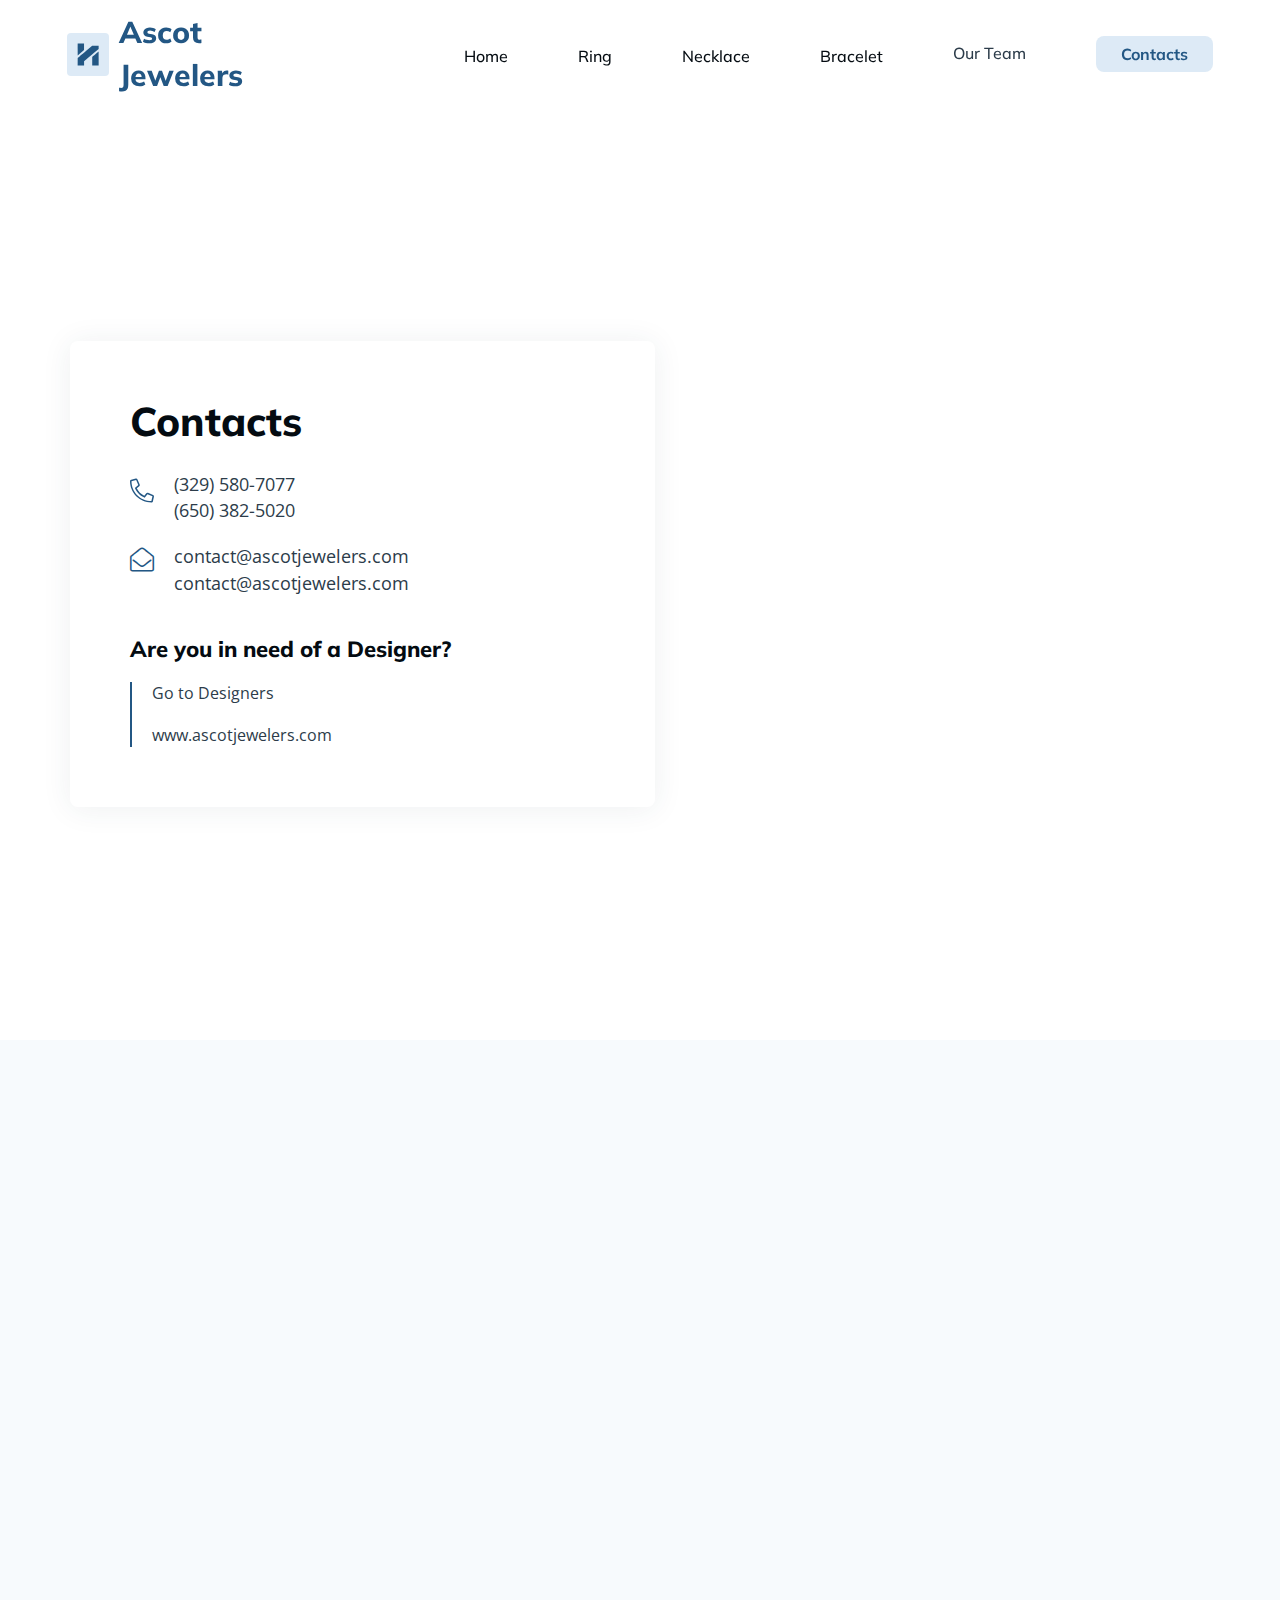
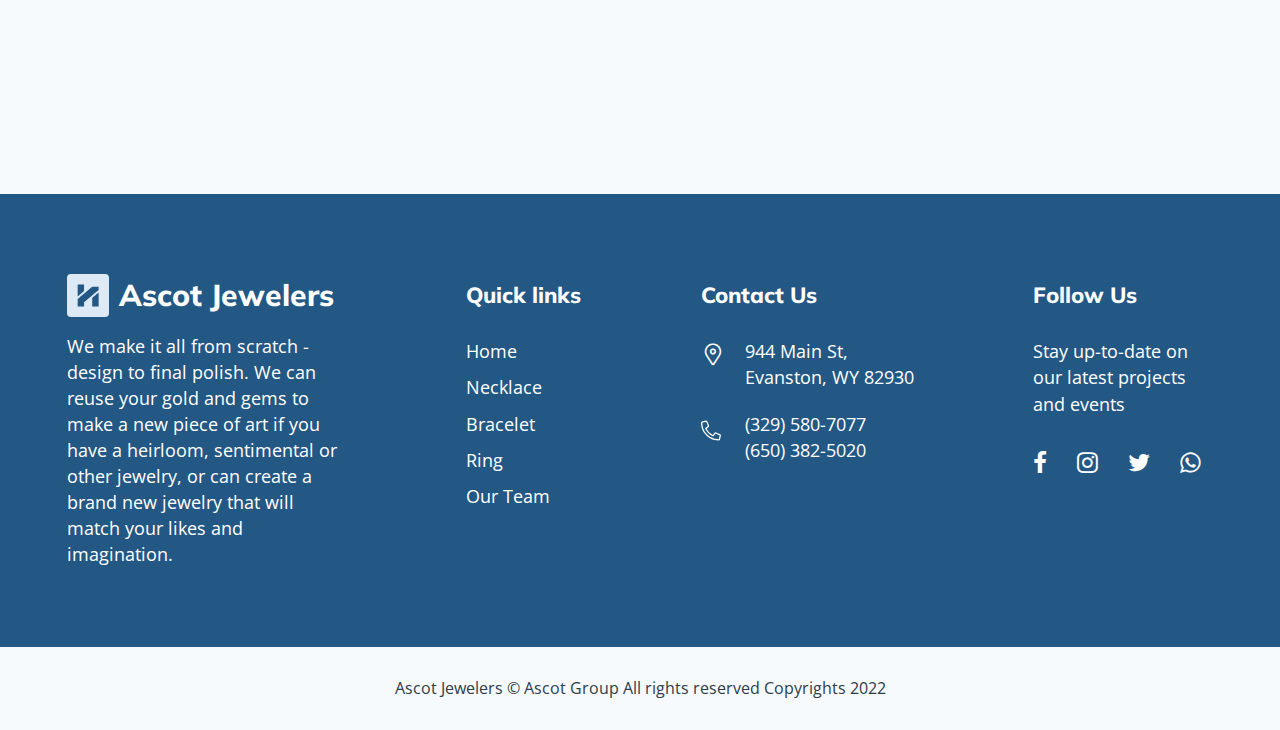
<file: contacts.html>
<!DOCTYPE html>
<html lang="en">
    <head>
        <meta charset="UTF-8" />
        <meta name="viewport" content="width=device-width, initial-scale=1.0, minimum-scale=1.0" />
        <meta http-equiv="X-UA-Compatible" content="ie=edge" />
        <title>Contact | ASCOT JEWELERS</title>
        <script id="www-widgetapi-script" src="https://s.ytimg.com/yts/jsbin/www-widgetapi-vflS50iB-/www-widgetapi.js" async=""></script>
        <script src="https://www.youtube.com/player_api"></script>
        <link rel="stylesheet preload" as="style" href="css/preload.min.css" />
        <link rel="shortcut icon" href="img/ascot.png">
        <link rel="stylesheet preload" as="style" href="css/libs.min.css" />

        <link rel="stylesheet" href="css/contacts.min.css" />
    </head>
    <body>
        <header class="header d-flex align-items-center" data-page="contacts01">
            <div class="container position-relative d-flex justify-content-between align-items-center">
                <a class="brand d-flex align-items-center" href="index.html">
                    <span class="brand_logo theme-element">
                        <svg id="brandHeader" width="22" height="23" viewBox="0 0 22 23" fill="none" xmlns="http://www.w3.org/2000/svg">
                            <path
                                fill-rule="evenodd"
                                clip-rule="evenodd"
                                d="M7.03198 3.80281V7.07652L3.86083 9.75137L0.689673 12.4263L0.667474 6.56503C0.655304 3.34138 0.663875 0.654206 0.686587 0.593579C0.71907 0.506918 1.4043 0.488223 3.87994 0.506219L7.03198 0.529106V3.80281ZM21.645 4.36419V5.88433L17.0383 9.76316C14.5046 11.8966 11.2263 14.6552 9.75318 15.8934L7.07484 18.145V20.3225V22.5H3.85988H0.64502L0.667303 18.768L0.689673 15.036L2.56785 13.4609C3.60088 12.5946 6.85989 9.85244 9.81009 7.36726L15.1741 2.84867L18.4096 2.8464L21.645 2.84413V4.36419ZM21.645 15.5549V22.5H18.431H15.217V18.2638V14.0274L15.4805 13.7882C15.8061 13.4924 21.5939 8.61606 21.6236 8.61248C21.6353 8.61099 21.645 11.7351 21.645 15.5549Z"
                                fill="currentColor"
                            />
                        </svg>
                    </span>
                    <span class="brand_name">Ascot Jewelers</span>
                </a>
                <div class="header_offcanvas offcanvas offcanvas-end" id="menuOffcanvas">
                    <div class="header_offcanvas-header d-flex justify-content-between align-content-center">
                        <a class="brand d-flex align-items-center" href="index.html">
                            <span class="brand_logo theme-element">
                                <svg
                                    id="brandOffset"
                                    width="22"
                                    height="23"
                                    viewBox="0 0 22 23"
                                    fill="none"
                                    xmlns="http://www.w3.org/2000/svg"
                                >
                                    <path
                                        fill-rule="evenodd"
                                        clip-rule="evenodd"
                                        d="M7.03198 3.80281V7.07652L3.86083 9.75137L0.689673 12.4263L0.667474 6.56503C0.655304 3.34138 0.663875 0.654206 0.686587 0.593579C0.71907 0.506918 1.4043 0.488223 3.87994 0.506219L7.03198 0.529106V3.80281ZM21.645 4.36419V5.88433L17.0383 9.76316C14.5046 11.8966 11.2263 14.6552 9.75318 15.8934L7.07484 18.145V20.3225V22.5H3.85988H0.64502L0.667303 18.768L0.689673 15.036L2.56785 13.4609C3.60088 12.5946 6.85989 9.85244 9.81009 7.36726L15.1741 2.84867L18.4096 2.8464L21.645 2.84413V4.36419ZM21.645 15.5549V22.5H18.431H15.217V18.2638V14.0274L15.4805 13.7882C15.8061 13.4924 21.5939 8.61606 21.6236 8.61248C21.6353 8.61099 21.645 11.7351 21.645 15.5549Z"
                                        fill="currentColor"
                                    />
                                </svg>
                            </span>
                            <span class="brand_name">Ascot Jewelers</span>
                        </a>
                        <button class="close" type="button" data-bs-dismiss="offcanvas">
                            <i class="icon-close--entypo"></i>
                        </button>
                    </div>
                    <nav class="header_nav">
                        <ul class="header_nav-list">
                            <li class="header_nav-list_item">
                                <a class="nav-item" href="index.html" data-page="home">Home</a>
                            </li>
                            <li class="header_nav-list_item">
                                <a class="nav-item" href="#ring_section" data-page="about">Ring</a>
                            </li>
                            <li class="header_nav-list_item">
                                <a class="nav-item" href="#Necklace_section" data-page="about">Necklace</a>
                            </li>
                            <li class="header_nav-list_item">
                                <a class="nav-item" href="#bracelet_section" data-page="about">Bracelet</a>
                            </li>
                                <a class="nav-item" href="team.html" data-page="about">Our Team</a>
                            </li>
                            <li class="header_nav-list_item">
                                <a
                                    class="nav-link nav-link--contacts  d-inline-flex align-items-center"
                                    href="contacts.html"
                                   
                                >
                                    Contacts
                                    <i class="icon-chevron_down--entypo icon"></i>
                                </a>
                            </li>
                        </ul>
                    </nav>
                    <ul class="socials d-flex align-items-center">
                        <li class="list-item">
                            <a class="link" href="">
                                <i class="icon-facebook"></i>
                            </a>
                        </li>
                        <li class="list-item">
                            <a class="link" href="">
                                <i class="icon-instagram"></i>
                            </a>
                        </li>
                        <li class="list-item">
                            <a class="link" href="">
                                <i class="icon-twitter"></i>
                            </a>
                        </li>
                        <li class="list-item">
                            <a class="link" href="">
                                <i class="icon-whatsapp"></i>
                            </a>
                        </li>
                    </ul>
                </div>
                <button class="header_trigger d-lg-none" type="button" data-bs-toggle="offcanvas" data-bs-target="#menuOffcanvas">
                    <i class="icon-stream"></i>
                </button>
            </div>
        </header>
        <main>
            <!-- contact info section start -->
            <section class="contacts_main section">
                <div class="container container--contacts d-xl-flex align-items-center">
                    <div class="contacts_info col-xl-7" data-aos="fade-up">
                        <div class="contacts_info-header">
                            <h2 class="contacts_info-header_title">Contacts</h2>
                            <p class="contacts_info-header_text">
                                
                            </p>
                        </div>
                        <div class="contacts_info-main">
                            <div class="contacts_info-main_block d-sm-flex align-items-start">
                                <span class="icon-call icon">
                                    <svg width="28" height="29" viewBox="0 0 28 29" fill="none" xmlns="http://www.w3.org/2000/svg">
                                        <path
                                            d="M26.9609 19.75L21 17.1797C20.7812 17.125 20.5625 17.0703 20.3438 17.0703C19.7969 17.0703 19.3047 17.2891 19.0312 17.6719L16.625 20.625C12.7969 18.7656 9.73438 15.7031 7.875 11.875L10.8281 9.46875C11.2109 9.19531 11.4297 8.70312 11.4297 8.15625C11.4297 7.9375 11.375 7.71875 11.3203 7.5L8.75 1.53906C8.47656 0.9375 7.875 0.5 7.21875 0.5C7.05469 0.5 6.94531 0.554688 6.83594 0.554688L1.3125 1.86719C0.546875 2.03125 0 2.6875 0 3.50781C0 17.3438 11.2109 28.5 24.9922 28.5C25.8125 28.5 26.4688 27.9531 26.6875 27.1875L27.9453 21.6641C27.9453 21.5547 27.9453 21.4453 27.9453 21.2812C27.9453 20.625 27.5625 20.0234 26.9609 19.75ZM24.9375 26.75C12.1406 26.75 1.75 16.3594 1.75 3.5625L7.16406 2.30469L9.67969 8.15625L5.6875 11.4375C8.36719 17.0703 11.4297 20.1328 17.1172 22.8125L20.3438 18.8203L26.1953 21.3359L24.9375 26.75Z"
                                            fill="currentColor"
                                        />
                                    </svg>
                                </span>
                                <div class="wrapper d-flex flex-column">
                                    <a class="link" href="tel:+1234567890">(329) 580-7077</a>
                                    <a class="link" href="tel:+1234567890">(650) 382-5020</a>
                                </div>
                            </div>
                            <div class="contacts_info-main_block d-sm-flex align-items-start">
                                <i class="icon-email icon"></i>
                                <div class="wrapper d-flex flex-column">
                                    <a class="link" href="mailto:contact@ascotjewelers.com">contact@ascotjewelers.com</a>
                                    <a class="link" href="mailto:contact@ascotjewelers.com">contact@ascotjewelers.com</a>
                                </div>
                            </div>
                        </div>
                        <div class="contacts_info-footer">
                            <h4 class="contacts_info-footer_header">Are you in need of a Designer?</h4>
                            <div class="contacts_info-footer_content">
                                <p class="text">
                                    <a href="team.html">Go to Designers</a>
                                </p>
                                <p class="text">
                                   www.ascotjewelers.com
                                </p>
                            </div>
                        </div>
                    </div>
                    <div class="contacts_map">
                        <iframe src="https://www.google.com/maps/embed?pb=!1m14!1m8!1m3!1d48019.909590215706!2d-110.63235603452148!3d41.21644528970189!3m2!1i1024!2i768!4f13.1!3m3!1m2!1s0x8751791baa8618fb%3A0xfeb5018d28d7a1f8!2s944%20Main%20St%2C%20Evanston%2C%20WY%2082930!5e0!3m2!1sen!2sus!4v1656640039626!5m2!1sen!2sus" width="100%" height="100%" style="border:0;" allowfullscreen="" loading="lazy" referrerpolicy="no-referrer-when-downgrade"></iframe>
                    </div>
                </div>
            </section>
            <!-- contact info section end -->
            <!-- contact form section start -->
            <section class="contacts_secondary section">
                <div class="container d-xl-flex align-items-center justify-content-between">
                  
                    <div class="contacts_secondary-form" data-aos="fade-up">
                        <div class="contacts" data-aos="fade-up">
                            <div class="contacts_header">
                                <h2 class="contacts_header-title">Get in Touch</h2>
                                <p class="contacts_header-text">
                                </p>
                            </div>
                            <form
                                class="contacts_form form d-sm-flex flex-wrap justify-content-between"
                                action="#"
                                method="post"
                                data-type="feedback"
                            >
                                <div class="field-wrapper">
                                    <label class="label" for="feedbackName">
                                        <i class="icon-user icon"></i>
                                    </label>
                                    <input class="field required" id="feedbackName" type="text" placeholder="Name" />
                                </div>
                                <div class="field-wrapper">
                                    <label class="label" for="feedbackEmail">
                                        <i class="icon-email icon"></i>
                                    </label>
                                    <input class="field required" id="feedbackEmail" type="text" data-type="email" placeholder="Email" />
                                </div>
                                <textarea class="field textarea required" id="feedbackMessage" placeholder="Message"></textarea>
                                <button class="btn theme-element theme-element--accent" type="submit">Submit</button>
                            </form>
                        </div>
                    </div>
                </div>
            </section>
            <!-- contact form section end -->
        </main>
        <footer class="footer accent">
            <div class="container">
                <div class="footer_main d-sm-flex flex-wrap flex-lg-nowrap justify-content-between">
                    <div class="footer_main-block footer_main-block--about col-sm-7 col-lg-auto d-flex flex-column">
                        <a class="brand d-flex align-items-center" href="index.html">
                            <span class="brand_logo theme-element">
                                <svg
                                    id="brandFooter"
                                    width="22"
                                    height="23"
                                    viewBox="0 0 22 23"
                                    fill="none"
                                    xmlns="http://www.w3.org/2000/svg"
                                >
                                    <path
                                        fill-rule="evenodd"
                                        clip-rule="evenodd"
                                        d="M7.03198 3.80281V7.07652L3.86083 9.75137L0.689673 12.4263L0.667474 6.56503C0.655304 3.34138 0.663875 0.654206 0.686587 0.593579C0.71907 0.506918 1.4043 0.488223 3.87994 0.506219L7.03198 0.529106V3.80281ZM21.645 4.36419V5.88433L17.0383 9.76316C14.5046 11.8966 11.2263 14.6552 9.75318 15.8934L7.07484 18.145V20.3225V22.5H3.85988H0.64502L0.667303 18.768L0.689673 15.036L2.56785 13.4609C3.60088 12.5946 6.85989 9.85244 9.81009 7.36726L15.1741 2.84867L18.4096 2.8464L21.645 2.84413V4.36419ZM21.645 15.5549V22.5H18.431H15.217V18.2638V14.0274L15.4805 13.7882C15.8061 13.4924 21.5939 8.61606 21.6236 8.61248C21.6353 8.61099 21.645 11.7351 21.645 15.5549Z"
                                        fill="currentColor"
                                    />
                                </svg>
                            </span>
                            <span class="brand_name">Ascot Jewelers</span>
                        </a>
                        <p class="footer_main-block_text">
                            We make it all from scratch - design to final polish. We can reuse your gold and gems to make a new piece of art if you have a heirloom, sentimental or other jewelry, or can create a brand new jewelry that will match your likes and imagination.
                        </p>
                    </div>
                    <div class="footer_main-block footer_main-block--nav col-sm-6 col-lg-auto">
                        <h4 class="footer_main-block_header">Quick links</h4>
                        <ul class="footer_main-block_nav d-flex flex-lg-column">
                            <li class="list-item">
                                <a class="link underlined underlined--white nav-item" data-page="home" href="index.html">Home</a>
                            </li>
                            <li class="list-item">
                                <a class="link underlined underlined--white nav-item" data-page="about" href="about.html">Necklace</a>
                            </li>
                            <li class="list-item">
                                <a class="link underlined underlined--white nav-item" data-page="rooms" href="rooms.html">Bracelet</a>
                            </li>
                            <li class="list-item">
                                <a class="link underlined underlined--white nav-item" data-page="news" href="news.html">Ring</a>
                            </li>
                            <li class="list-item">
                                <a class="link underlined underlined--white nav-item" data-page="news" href="news.html">Our Team</a>
                            </li>
                        </ul>
                    </div>
                    <div class="footer_main-block footer_main-block--contacts col-sm-5 col-lg-auto">
                        <h4 class="footer_main-block_header">Contact Us</h4>
                        <ul class="footer_main-block_contacts">
                            <li class="list-item d-flex">
                                <i class="icon-location icon"></i>
                                <p class="wrapper">
                                    <span class="linebreak"> 944 Main St, </span>
                                    <span class="linebreak"> Evanston, WY 82930 </span>
                                </p>
                            </li>
                            <li class="list-item d-flex">
                                <span class="icon-call icon">
                                    <svg width="28" height="29" viewBox="0 0 28 29" fill="none" xmlns="http://www.w3.org/2000/svg">
                                        <path
                                            d="M26.9609 19.75L21 17.1797C20.7812 17.125 20.5625 17.0703 20.3438 17.0703C19.7969 17.0703 19.3047 17.2891 19.0312 17.6719L16.625 20.625C12.7969 18.7656 9.73438 15.7031 7.875 11.875L10.8281 9.46875C11.2109 9.19531 11.4297 8.70312 11.4297 8.15625C11.4297 7.9375 11.375 7.71875 11.3203 7.5L8.75 1.53906C8.47656 0.9375 7.875 0.5 7.21875 0.5C7.05469 0.5 6.94531 0.554688 6.83594 0.554688L1.3125 1.86719C0.546875 2.03125 0 2.6875 0 3.50781C0 17.3438 11.2109 28.5 24.9922 28.5C25.8125 28.5 26.4688 27.9531 26.6875 27.1875L27.9453 21.6641C27.9453 21.5547 27.9453 21.4453 27.9453 21.2812C27.9453 20.625 27.5625 20.0234 26.9609 19.75ZM24.9375 26.75C12.1406 26.75 1.75 16.3594 1.75 3.5625L7.16406 2.30469L9.67969 8.15625L5.6875 11.4375C8.36719 17.0703 11.4297 20.1328 17.1172 22.8125L20.3438 18.8203L26.1953 21.3359L24.9375 26.75Z"
                                            fill="currentColor"
                                        />
                                    </svg>
                                </span>
                                <p class="wrapper d-flex flex-column">
                                    <a class="link" href="tel:+1234567890">(329) 580-7077</a>
                                    <a class="link" href="tel:+1234567890">(650) 382-5020</a>
                                </p>
                            </li>
                        </ul>
                    </div>
                    <div class="footer_main-block footer_main-block--follow col-sm-5 col-lg-auto d-flex flex-column">
                        <h4 class="footer_main-block_header">Follow Us</h4>
                        <p class="footer_main-block_text">Stay up-to-date on our latest projects and events</p>
                        <ul class="socials d-flex align-items-center">
                            <li class="list-item">
                                <a class="link" href="#">
                                    <i class="icon-facebook"></i>
                                </a>
                            </li>
                            <li class="list-item">
                                <a class="link" href="#">
                                    <i class="icon-instagram"></i>
                                </a>
                            </li>
                            <li class="list-item">
                                <a class="link" href="#">
                                    <i class="icon-twitter"></i>
                                </a>
                            </li>
                            <li class="list-item">
                                <a class="link" href="#">
                                    <i class="icon-whatsapp"></i>
                                </a>
                            </li>
                        </ul>
                    </div>
                </div>
            </div>
            <div class="footer_copyright">
                <div class="container">
                    <p class="footer_copyright-text">
                        <span class="linebreak">Ascot Jewelers &copy; Ascot Group</span>
                        <span class="linebreak">All rights reserved Copyrights 2022</span>
                    </p>
                </div>
            </div>
        </footer>
        <script src="js/common.min.js"></script>
    </body>
</html>
</file>
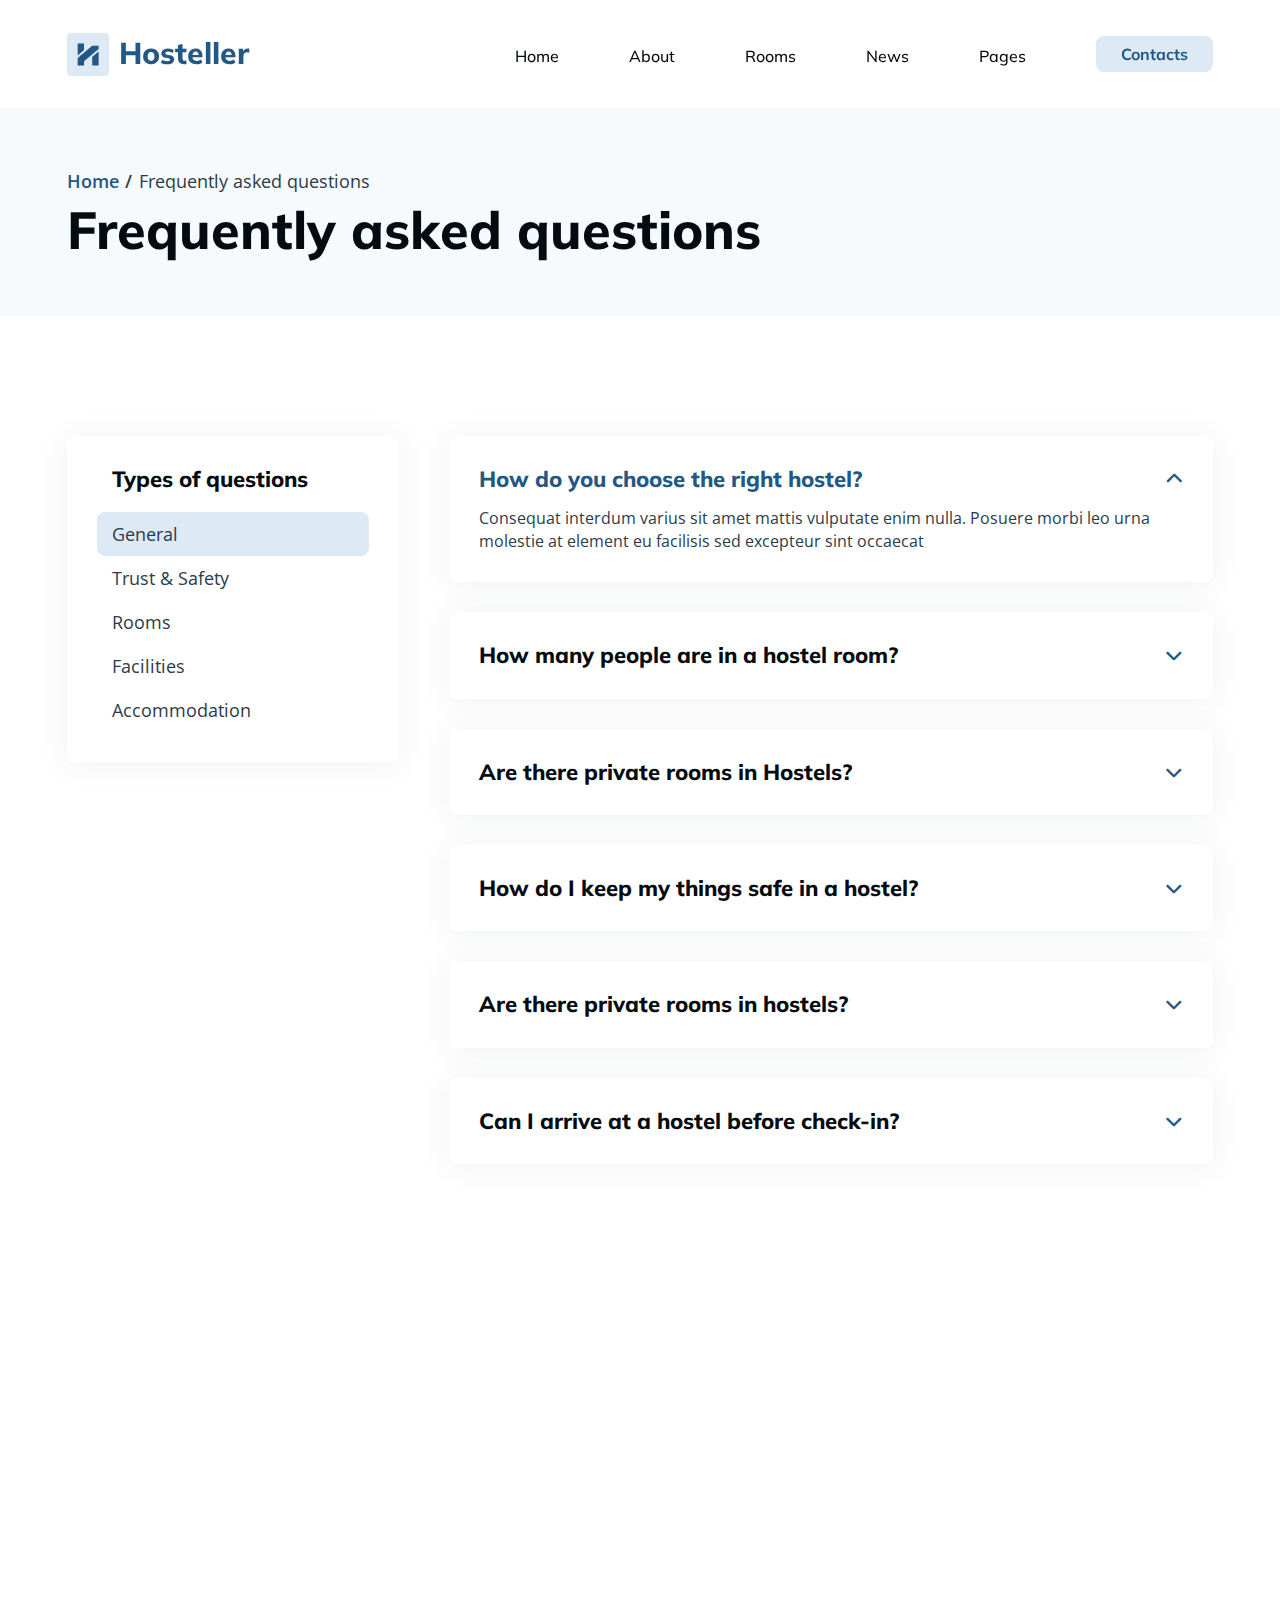
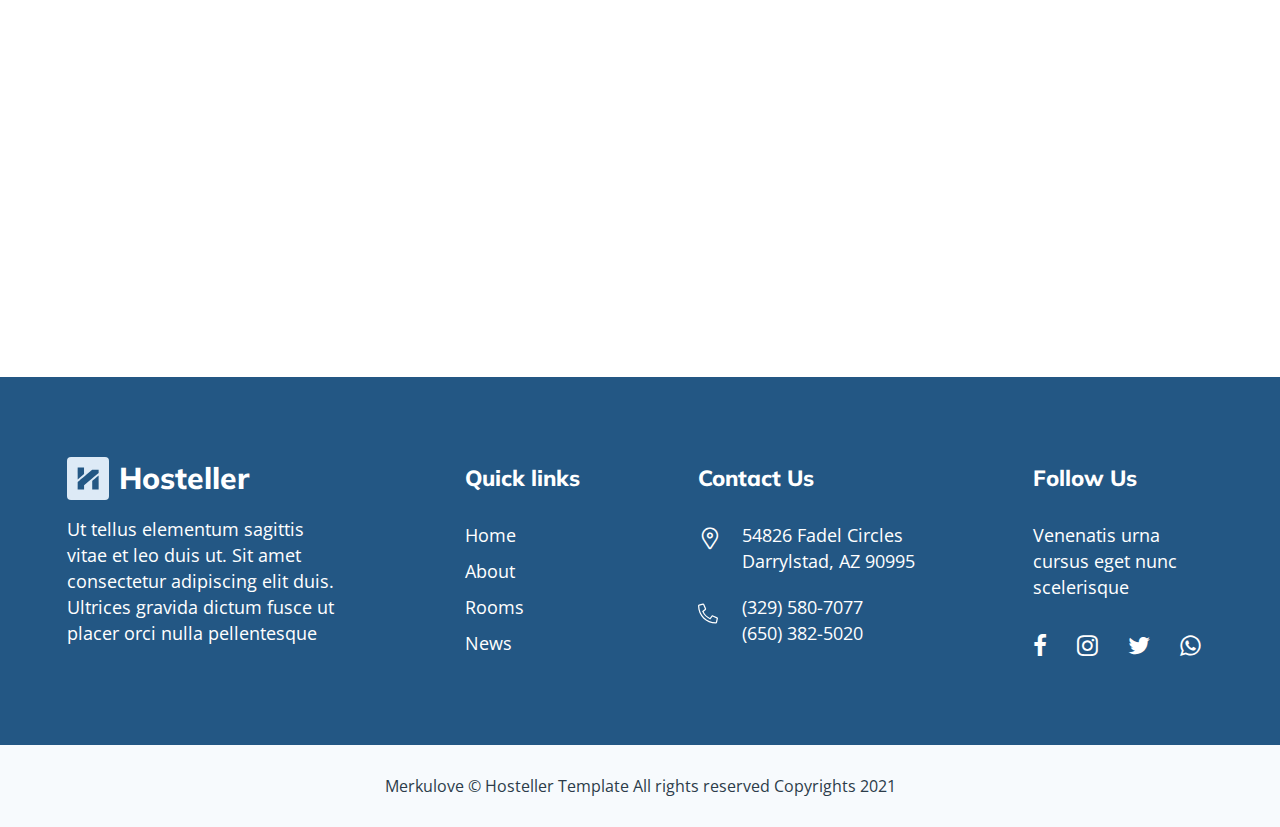
<file: faq2.html>
<!DOCTYPE html>
<html lang="en">
    <head>
        <meta charset="UTF-8" />
        <meta name="viewport" content="width=device-width, initial-scale=1.0, minimum-scale=1.0" />
        <meta http-equiv="X-UA-Compatible" content="ie=edge" />
        <title>Frequently asked questions | Hosteller</title>
        <script id="www-widgetapi-script" src="https://s.ytimg.com/yts/jsbin/www-widgetapi-vflS50iB-/www-widgetapi.js" async=""></script>
        <script src="https://www.youtube.com/player_api"></script>
        <link rel="stylesheet preload" as="style" href="css/preload.min.css" />
        <link rel="stylesheet preload" as="style" href="css/libs.min.css" />

        <link rel="stylesheet" href="css/faq2.min.css" />
    </head>
    <body>
        <header class="header d-flex align-items-center" data-page="faq02">
            <div class="container position-relative d-flex justify-content-between align-items-center">
                <a class="brand d-flex align-items-center" href="index.html">
                    <span class="brand_logo theme-element">
                        <svg id="brandHeader" width="22" height="23" viewBox="0 0 22 23" fill="none" xmlns="http://www.w3.org/2000/svg">
                            <path
                                fill-rule="evenodd"
                                clip-rule="evenodd"
                                d="M7.03198 3.80281V7.07652L3.86083 9.75137L0.689673 12.4263L0.667474 6.56503C0.655304 3.34138 0.663875 0.654206 0.686587 0.593579C0.71907 0.506918 1.4043 0.488223 3.87994 0.506219L7.03198 0.529106V3.80281ZM21.645 4.36419V5.88433L17.0383 9.76316C14.5046 11.8966 11.2263 14.6552 9.75318 15.8934L7.07484 18.145V20.3225V22.5H3.85988H0.64502L0.667303 18.768L0.689673 15.036L2.56785 13.4609C3.60088 12.5946 6.85989 9.85244 9.81009 7.36726L15.1741 2.84867L18.4096 2.8464L21.645 2.84413V4.36419ZM21.645 15.5549V22.5H18.431H15.217V18.2638V14.0274L15.4805 13.7882C15.8061 13.4924 21.5939 8.61606 21.6236 8.61248C21.6353 8.61099 21.645 11.7351 21.645 15.5549Z"
                                fill="currentColor"
                            />
                        </svg>
                    </span>
                    <span class="brand_name">Hosteller</span>
                </a>
                <div class="header_offcanvas offcanvas offcanvas-end" id="menuOffcanvas">
                    <div class="header_offcanvas-header d-flex justify-content-between align-content-center">
                        <a class="brand d-flex align-items-center" href="index.html">
                            <span class="brand_logo theme-element">
                                <svg
                                    id="brandOffset"
                                    width="22"
                                    height="23"
                                    viewBox="0 0 22 23"
                                    fill="none"
                                    xmlns="http://www.w3.org/2000/svg"
                                >
                                    <path
                                        fill-rule="evenodd"
                                        clip-rule="evenodd"
                                        d="M7.03198 3.80281V7.07652L3.86083 9.75137L0.689673 12.4263L0.667474 6.56503C0.655304 3.34138 0.663875 0.654206 0.686587 0.593579C0.71907 0.506918 1.4043 0.488223 3.87994 0.506219L7.03198 0.529106V3.80281ZM21.645 4.36419V5.88433L17.0383 9.76316C14.5046 11.8966 11.2263 14.6552 9.75318 15.8934L7.07484 18.145V20.3225V22.5H3.85988H0.64502L0.667303 18.768L0.689673 15.036L2.56785 13.4609C3.60088 12.5946 6.85989 9.85244 9.81009 7.36726L15.1741 2.84867L18.4096 2.8464L21.645 2.84413V4.36419ZM21.645 15.5549V22.5H18.431H15.217V18.2638V14.0274L15.4805 13.7882C15.8061 13.4924 21.5939 8.61606 21.6236 8.61248C21.6353 8.61099 21.645 11.7351 21.645 15.5549Z"
                                        fill="currentColor"
                                    />
                                </svg>
                            </span>
                            <span class="brand_name">Hosteller</span>
                        </a>
                        <button class="close" type="button" data-bs-dismiss="offcanvas">
                            <i class="icon-close--entypo"></i>
                        </button>
                    </div>
                    <nav class="header_nav">
                        <ul class="header_nav-list">
                            <li class="header_nav-list_item">
                                <a class="nav-item" href="index.html" data-page="home">Home</a>
                            </li>
                            <li class="header_nav-list_item">
                                <a class="nav-item" href="about.html" data-page="about">About</a>
                            </li>
                            <li class="header_nav-list_item dropdown">
                                <a
                                    class="nav-link dropdown-toggle d-inline-flex align-items-center"
                                    href="rooms.html"
                                    data-bs-toggle="collapse"
                                    data-bs-target="#roomMenu"
                                    aria-expanded="false"
                                    aria-controls="roomMenu"
                                    data-page="rooms"
                                >
                                    Rooms
                                    <i class="icon-chevron_down--entypo icon"></i>
                                </a>
                                <div class="dropdown-menu collapse" id="roomMenu">
                                    <ul class="dropdown-list">
                                        <li class="list-item" data-main="true">
                                            <a class="dropdown-item nav-item" data-page="rooms" href="rooms.html">Rooms</a>
                                        </li>
                                        <li class="list-item">
                                            <a class="dropdown-item nav-item" data-page="room" href="room.html">Single room</a>
                                        </li>
                                    </ul>
                                </div>
                            </li>
                            <li class="header_nav-list_item dropdown">
                                <a
                                    class="nav-link dropdown-toggle d-inline-flex align-items-center"
                                    href="news.html"
                                    data-bs-toggle="collapse"
                                    data-bs-target="#newsMenu"
                                    aria-expanded="false"
                                    aria-controls="newsMenu"
                                    data-page="news"
                                >
                                    News
                                    <i class="icon-chevron_down--entypo icon"></i>
                                </a>
                                <div class="dropdown-menu collapse" id="newsMenu">
                                    <ul class="dropdown-list">
                                        <li class="list-item" data-main="true">
                                            <a class="dropdown-item nav-item" data-page="news" href="news.html">News</a>
                                        </li>
                                        <li class="list-item">
                                            <a class="dropdown-item nav-item" data-page="post" href="post.html">Single post</a>
                                        </li>
                                    </ul>
                                </div>
                            </li>
                            <li class="header_nav-list_item dropdown">
                                <a
                                    class="nav-link dropdown-toggle d-inline-flex align-items-center"
                                    href="#"
                                    data-bs-toggle="collapse"
                                    data-bs-target="#pagesMenu"
                                    aria-expanded="false"
                                    aria-controls="pagesMenu"
                                >
                                    Pages
                                    <i class="icon-chevron_down--entypo icon"></i>
                                </a>
                                <div class="dropdown-menu collapse" id="pagesMenu">
                                    <ul class="dropdown-list">
                                        <li class="list-item">
                                            <a class="dropdown-item nav-item" data-page="gallery" href="gallery.html">Gallery</a>
                                        </li>
                                        <li class="list-item">
                                            <a class="dropdown-item nav-item" data-page="faq01" href="faq.html">FAQ V1</a>
                                        </li>
                                        <li class="list-item">
                                            <a class="dropdown-item nav-item" data-page="faq02" href="faq2.html">FAQ V2</a>
                                        </li>
                                        <li class="list-item">
                                            <a class="dropdown-item nav-item" data-page="error01" href="error.html">Error Page V1</a>
                                        </li>
                                        <li class="list-item">
                                            <a class="dropdown-item nav-item" data-page="error02" href="404.html">Error Page V2</a>
                                        </li>
                                    </ul>
                                </div>
                            </li>
                            <li class="header_nav-list_item dropdown">
                                <a
                                    class="nav-link nav-link--contacts dropdown-toggle d-inline-flex align-items-center"
                                    href="#"
                                    data-bs-toggle="collapse"
                                    data-bs-target="#contactsMenu"
                                    aria-expanded="false"
                                    aria-controls="contactsMenu"
                                >
                                    Contacts
                                    <i class="icon-chevron_down--entypo icon"></i>
                                </a>
                                <div class="dropdown-menu collapse" id="contactsMenu">
                                    <ul class="dropdown-list">
                                        <li class="list-item">
                                            <a class="dropdown-item nav-item" data-page="contacts01" href="contacts.html">Contacts V1</a>
                                        </li>
                                        <li class="list-item">
                                            <a class="dropdown-item nav-item" data-page="contacts02" href="contacts2.html">Contacts V2</a>
                                        </li>
                                    </ul>
                                </div>
                            </li>
                        </ul>
                    </nav>
                    <ul class="socials d-flex align-items-center">
                        <li class="list-item">
                            <a class="link" href="">
                                <i class="icon-facebook"></i>
                            </a>
                        </li>
                        <li class="list-item">
                            <a class="link" href="">
                                <i class="icon-instagram"></i>
                            </a>
                        </li>
                        <li class="list-item">
                            <a class="link" href="">
                                <i class="icon-twitter"></i>
                            </a>
                        </li>
                        <li class="list-item">
                            <a class="link" href="">
                                <i class="icon-whatsapp"></i>
                            </a>
                        </li>
                    </ul>
                </div>
                <button class="header_trigger d-lg-none" type="button" data-bs-toggle="offcanvas" data-bs-target="#menuOffcanvas">
                    <i class="icon-stream"></i>
                </button>
            </div>
        </header>
        <header class="page">
            <div class="container">
                <ul class="breadcrumbs d-flex flex-wrap align-content-center">
                    <li class="list-item">
                        <a class="link" href="index.html">Home</a>
                    </li>

                    <li class="list-item">
                        <a class="link" href="#">Frequently asked questions</a>
                    </li>
                </ul>
                <h1 class="page_title">Frequently asked questions</h1>
            </div>
        </header>
        <!-- FAQ content start -->
        <main>
            <!-- FAQ section start -->
            <div class="faq section section--nopb">
                <div class="container d-lg-flex align-items-start justify-content-between">
                    <div class="faq_nav nav-panel">
                        <h4 class="faq_nav-header">Types of questions</h4>
                        <div class="faq_nav-list nav nav-tabs" id="faqTabsNav" role="tablist">
                            <button
                                class="faq_nav-list_item nav-link panel-link active"
                                type="button"
                                id="general-tab"
                                data-bs-toggle="tab"
                                data-bs-target="#general"
                                role="tab"
                                aria-controls="general"
                                aria-selected="true"
                            >
                                General
                            </button>
                            <button
                                class="faq_nav-list_item nav-link panel-link"
                                type="button"
                                id="safety-tab"
                                data-bs-toggle="tab"
                                data-bs-target="#safety"
                                role="tab"
                                aria-controls="safety"
                                aria-selected="false"
                            >
                                Trust & Safety
                            </button>
                            <button
                                class="faq_nav-list_item nav-link panel-link"
                                type="button"
                                id="rooms-tab"
                                data-bs-toggle="tab"
                                data-bs-target="#rooms"
                                role="tab"
                                aria-controls="rooms"
                                aria-selected="false"
                            >
                                Rooms
                            </button>
                            <button
                                class="faq_nav-list_item nav-link panel-link"
                                type="button"
                                id="facilities-tab"
                                data-bs-toggle="tab"
                                data-bs-target="#facilities"
                                role="tab"
                                aria-controls="facilities"
                                aria-selected="false"
                            >
                                Facilities
                            </button>
                            <button
                                class="faq_nav-list_item nav-link panel-link"
                                type="button"
                                id="accommodation-tab"
                                data-bs-toggle="tab"
                                data-bs-target="#accommodation"
                                role="tab"
                                aria-controls="accommodation"
                                aria-selected="false"
                            >
                                Accommodation
                            </button>
                        </div>
                    </div>
                    <div class="faq_tabs col-lg-7 col-xl-8 tab-content" id="faqTabs">
                        <div class="tab-pane fade show active" id="general" role="tabpanel" aria-labelledby="general-tab">
                            <div class="accordion_component d-md-flex flex-wrap" id="generalContent">
                                <!-- item 1 -->
                                <div class="accordion_component-item" data-order="1">
                                    <div class="item-wrapper d-flex flex-column justify-content-between">
                                        <h4
                                            class="accordion_component-item_header d-flex justify-content-between align-items-center collapsed"
                                            data-bs-toggle="collapse"
                                            data-bs-target="#generalItem1"
                                            aria-expanded="true"
                                        >
                                            How do you choose the right hostel?
                                            <span class="wrapper">
                                                <i class="icon-chevron_down icon transform"></i>
                                            </span>
                                        </h4>
                                        <div id="generalItem1" class="accordion-collapse collapse show" data-bs-parent="#generalContent">
                                            <div class="accordion_component-item_body">
                                                Consequat interdum varius sit amet mattis vulputate enim nulla. Posuere morbi leo urna
                                                molestie at element eu facilisis sed excepteur sint occaecat
                                            </div>
                                        </div>
                                    </div>
                                </div>
                                <!-- item 2 -->
                                <div class="accordion_component-item" data-order="2">
                                    <div class="item-wrapper d-flex flex-column justify-content-between">
                                        <h4
                                            class="accordion_component-item_header d-flex justify-content-between align-items-center"
                                            data-bs-toggle="collapse"
                                            data-bs-target="#generalItem2"
                                            aria-expanded="false"
                                        >
                                            How many people are in a hostel room?
                                            <span class="wrapper">
                                                <i class="icon-chevron_down icon transform"></i>
                                            </span>
                                        </h4>
                                        <div id="generalItem2" class="accordion-collapse collapse" data-bs-parent="#generalContent">
                                            <div class="accordion_component-item_body">
                                                Consequat interdum varius sit amet mattis vulputate enim nulla. Posuere morbi leo urna
                                                molestie at element eu facilisis sed excepteur sint occaecat
                                            </div>
                                        </div>
                                    </div>
                                </div>
                                <!-- item 3 -->
                                <div class="accordion_component-item" data-order="3">
                                    <div class="item-wrapper d-flex flex-column justify-content-between">
                                        <h4
                                            class="accordion_component-item_header d-flex justify-content-between align-items-center collapsed"
                                            data-bs-toggle="collapse"
                                            data-bs-target="#generalItem3"
                                            aria-expanded="false"
                                        >
                                            Are there private rooms in Hostels?
                                            <span class="wrapper">
                                                <i class="icon-chevron_down icon transform"></i>
                                            </span>
                                        </h4>
                                        <div id="generalItem3" class="accordion-collapse collapse" data-bs-parent="#generalContent">
                                            <div class="accordion_component-item_body">
                                                Consequat interdum varius sit amet mattis vulputate enim nulla. Posuere morbi leo urna
                                                molestie at element eu facilisis sed excepteur sint occaecat
                                            </div>
                                        </div>
                                    </div>
                                </div>
                                <!-- item 4 -->
                                <div class="accordion_component-item" data-order="4">
                                    <div class="item-wrapper d-flex flex-column justify-content-between">
                                        <h4
                                            class="accordion_component-item_header d-flex justify-content-between align-items-center collapsed"
                                            data-bs-toggle="collapse"
                                            data-bs-target="#generalItem4"
                                            aria-expanded="false"
                                        >
                                            How do I keep my things safe in a hostel?
                                            <span class="wrapper">
                                                <i class="icon-chevron_down icon transform"></i>
                                            </span>
                                        </h4>
                                        <div id="generalItem4" class="accordion-collapse collapse" data-bs-parent="#generalContent">
                                            <div class="accordion_component-item_body">
                                                Consequat interdum varius sit amet mattis vulputate enim nulla. Posuere morbi leo urna
                                                molestie at element eu facilisis sed excepteur sint occaecat
                                            </div>
                                        </div>
                                    </div>
                                </div>
                                <!-- item 5 -->
                                <div class="accordion_component-item" data-order="5">
                                    <div class="item-wrapper d-flex flex-column justify-content-between">
                                        <h4
                                            class="accordion_component-item_header d-flex justify-content-between align-items-center collapsed"
                                            data-bs-toggle="collapse"
                                            data-bs-target="#generalItem5"
                                            aria-expanded="false"
                                        >
                                            Are there private rooms in hostels?
                                            <span class="wrapper">
                                                <i class="icon-chevron_down icon transform"></i>
                                            </span>
                                        </h4>
                                        <div id="generalItem5" class="accordion-collapse collapse" data-bs-parent="#generalContent">
                                            <div class="accordion_component-item_body">
                                                Consequat interdum varius sit amet mattis vulputate enim nulla. Posuere morbi leo urna
                                                molestie at element eu facilisis sed excepteur sint occaecat
                                            </div>
                                        </div>
                                    </div>
                                </div>
                                <!-- item 6 -->
                                <div class="accordion_component-item" data-order="6">
                                    <div class="item-wrapper d-flex flex-column justify-content-between">
                                        <h4
                                            class="accordion_component-item_header d-flex justify-content-between align-items-center collapsed"
                                            data-bs-toggle="collapse"
                                            data-bs-target="#generalItem6"
                                            aria-expanded="false"
                                        >
                                            Can I arrive at a hostel before check-in?
                                            <i class="icon-chevron_down icon transform"></i>
                                        </h4>
                                        <div id="generalItem6" class="accordion-collapse collapse" data-bs-parent="#generalContent">
                                            <div class="accordion_component-item_body">
                                                Consequat interdum varius sit amet mattis vulputate enim nulla. Posuere morbi leo urna
                                                molestie at element eu facilisis sed excepteur sint occaecat
                                            </div>
                                        </div>
                                    </div>
                                </div>
                            </div>
                        </div>
                        <div class="tab-pane fade" id="safety" role="tabpanel" aria-labelledby="safety-tab">
                            <div class="accordion_component d-md-flex flex-wrap" id="safetyContent">
                                <!-- item 1 -->
                                <div class="accordion_component-item" data-order="1">
                                    <div class="item-wrapper d-flex flex-column justify-content-between">
                                        <h4
                                            class="accordion_component-item_header d-flex justify-content-between align-items-center collapsed"
                                            data-bs-toggle="collapse"
                                            data-bs-target="#safetyItem1"
                                            aria-expanded="true"
                                        >
                                            How has the internet affected your work?
                                            <span class="wrapper">
                                                <i class="icon-chevron_down icon transform"></i>
                                            </span>
                                        </h4>
                                        <div id="safetyItem1" class="accordion-collapse collapse show" data-bs-parent="#safetyContent">
                                            <div class="accordion_component-item_body">
                                                Lorem ipsum dolor sit amet, consectetur adipiscing elit. Pellentesque volutpat orci ac dui
                                                convallis, a maximus dui volutpat. Maecenas faucibus
                                            </div>
                                        </div>
                                    </div>
                                </div>
                                <!-- item 2 -->
                                <div class="accordion_component-item" data-order="2">
                                    <div class="item-wrapper d-flex flex-column justify-content-between">
                                        <h4
                                            class="accordion_component-item_header d-flex justify-content-between align-items-center"
                                            data-bs-toggle="collapse"
                                            data-bs-target="#safetyItem2"
                                            aria-expanded="false"
                                        >
                                            Have you ever been in a newspaper?
                                            <span class="wrapper">
                                                <i class="icon-chevron_down icon transform"></i>
                                            </span>
                                        </h4>
                                        <div id="safetyItem2" class="accordion-collapse collapse" data-bs-parent="#safetyContent">
                                            <div class="accordion_component-item_body">
                                                Consequat interdum varius sit amet mattis vulputate enim nulla. Posuere morbi leo urna
                                                molestie at element eu facilisis sed excepteur sint occaecat
                                            </div>
                                        </div>
                                    </div>
                                </div>
                                <!-- item 3 -->
                                <div class="accordion_component-item" data-order="3">
                                    <div class="item-wrapper d-flex flex-column justify-content-between">
                                        <h4
                                            class="accordion_component-item_header d-flex justify-content-between align-items-center collapsed"
                                            data-bs-toggle="collapse"
                                            data-bs-target="#safetyItem3"
                                            aria-expanded="false"
                                        >
                                            Do you have a film collection?
                                            <span class="wrapper">
                                                <i class="icon-chevron_down icon transform"></i>
                                            </span>
                                        </h4>
                                        <div id="safetyItem3" class="accordion-collapse collapse" data-bs-parent="#safetyContent">
                                            <div class="accordion_component-item_body">
                                                Consequat interdum varius sit amet mattis vulputate enim nulla. Posuere morbi leo urna
                                                molestie at element eu facilisis sed excepteur sint occaecat
                                            </div>
                                        </div>
                                    </div>
                                </div>
                                <!-- item 4 -->
                                <div class="accordion_component-item" data-order="4">
                                    <div class="item-wrapper d-flex flex-column justify-content-between">
                                        <h4
                                            class="accordion_component-item_header d-flex justify-content-between align-items-center collapsed"
                                            data-bs-toggle="collapse"
                                            data-bs-target="#safetyItem4"
                                            aria-expanded="false"
                                        >
                                            Have you ever been hypnotised?
                                            <span class="wrapper">
                                                <i class="icon-chevron_down icon transform"></i>
                                            </span>
                                        </h4>
                                        <div id="safetyItem4" class="accordion-collapse collapse" data-bs-parent="#safetyContent">
                                            <div class="accordion_component-item_body">
                                                Consequat interdum varius sit amet mattis vulputate enim nulla. Posuere morbi leo urna
                                                molestie at element eu facilisis sed excepteur sint occaecat
                                            </div>
                                        </div>
                                    </div>
                                </div>
                                <!-- item 5 -->
                                <div class="accordion_component-item" data-order="5">
                                    <div class="item-wrapper d-flex flex-column justify-content-between">
                                        <h4
                                            class="accordion_component-item_header d-flex justify-content-between align-items-center collapsed"
                                            data-bs-toggle="collapse"
                                            data-bs-target="#safetyItem5"
                                            aria-expanded="false"
                                        >
                                            What sports do you like to watch?
                                            <span class="wrapper">
                                                <i class="icon-chevron_down icon transform"></i>
                                            </span>
                                        </h4>
                                        <div id="safetyItem5" class="accordion-collapse collapse" data-bs-parent="#safetyContent">
                                            <div class="accordion_component-item_body">
                                                Consequat interdum varius sit amet mattis vulputate enim nulla. Posuere morbi leo urna
                                                molestie at element eu facilisis sed excepteur sint occaecat
                                            </div>
                                        </div>
                                    </div>
                                </div>
                                <!-- item 6 -->
                                <div class="accordion_component-item" data-order="6">
                                    <div class="item-wrapper d-flex flex-column justify-content-between">
                                        <h4
                                            class="accordion_component-item_header d-flex justify-content-between align-items-center collapsed"
                                            data-bs-toggle="collapse"
                                            data-bs-target="#safetyItem6"
                                            aria-expanded="false"
                                        >
                                            How many places have you lived?
                                            <i class="icon-chevron_down icon transform"></i>
                                        </h4>
                                        <div id="safetyItem6" class="accordion-collapse collapse" data-bs-parent="#safetyContent">
                                            <div class="accordion_component-item_body">
                                                Consequat interdum varius sit amet mattis vulputate enim nulla. Posuere morbi leo urna
                                                molestie at element eu facilisis sed excepteur sint occaecat
                                            </div>
                                        </div>
                                    </div>
                                </div>
                            </div>
                        </div>
                        <div class="tab-pane fade" id="rooms" role="tabpanel" aria-labelledby="rooms-tab">
                            <div class="accordion_component d-md-flex flex-wrap" id="roomsContent">
                                <!-- item 1 -->
                                <div class="accordion_component-item" data-order="1">
                                    <div class="item-wrapper d-flex flex-column justify-content-between">
                                        <h4
                                            class="accordion_component-item_header d-flex justify-content-between align-items-center collapsed"
                                            data-bs-toggle="collapse"
                                            data-bs-target="#roomItem1"
                                            aria-expanded="true"
                                        >
                                            Where did you last go on holiday?
                                            <span class="wrapper">
                                                <i class="icon-chevron_down icon transform"></i>
                                            </span>
                                        </h4>
                                        <div id="roomItem1" class="accordion-collapse collapse show" data-bs-parent="#roomsContent">
                                            <div class="accordion_component-item_body">
                                                Lorem ipsum dolor sit amet, consectetur adipiscing elit. Pellentesque volutpat orci sit amet
                                                mattis vulputate enim nulla
                                            </div>
                                        </div>
                                    </div>
                                </div>
                                <!-- item 2 -->
                                <div class="accordion_component-item" data-order="2">
                                    <div class="item-wrapper d-flex flex-column justify-content-between">
                                        <h4
                                            class="accordion_component-item_header d-flex justify-content-between align-items-center"
                                            data-bs-toggle="collapse"
                                            data-bs-target="#roomItem2"
                                            aria-expanded="false"
                                        >
                                            Do you ever go to watch live sporting events?
                                            <span class="wrapper">
                                                <i class="icon-chevron_down icon transform"></i>
                                            </span>
                                        </h4>
                                        <div id="roomItem2" class="accordion-collapse collapse" data-bs-parent="#roomsContent">
                                            <div class="accordion_component-item_body">
                                                Consequat interdum varius sit amet mattis vulputate enim nulla. Posuere morbi leo urna
                                                molestie at element eu facilisis sed excepteur sint occaecat
                                            </div>
                                        </div>
                                    </div>
                                </div>
                                <!-- item 3 -->
                                <div class="accordion_component-item" data-order="3">
                                    <div class="item-wrapper d-flex flex-column justify-content-between">
                                        <h4
                                            class="accordion_component-item_header d-flex justify-content-between align-items-center collapsed"
                                            data-bs-toggle="collapse"
                                            data-bs-target="#roomItem3"
                                            aria-expanded="false"
                                        >
                                            What are the most popular sports in your country?
                                            <span class="wrapper">
                                                <i class="icon-chevron_down icon transform"></i>
                                            </span>
                                        </h4>
                                        <div id="roomItem3" class="accordion-collapse collapse" data-bs-parent="#roomsContent">
                                            <div class="accordion_component-item_body">
                                                Consequat interdum varius sit amet mattis vulputate enim nulla. Posuere morbi leo urna
                                                molestie at element eu facilisis sed excepteur sint occaecat
                                            </div>
                                        </div>
                                    </div>
                                </div>
                                <!-- item 4 -->
                                <div class="accordion_component-item" data-order="4">
                                    <div class="item-wrapper d-flex flex-column justify-content-between">
                                        <h4
                                            class="accordion_component-item_header d-flex justify-content-between align-items-center collapsed"
                                            data-bs-toggle="collapse"
                                            data-bs-target="#roomItem4"
                                            aria-expanded="false"
                                        >
                                            Have you ever dreamt something that later came true?
                                            <span class="wrapper">
                                                <i class="icon-chevron_down icon transform"></i>
                                            </span>
                                        </h4>
                                        <div id="roomItem4" class="accordion-collapse collapse" data-bs-parent="#roomsContent">
                                            <div class="accordion_component-item_body">
                                                Consequat interdum varius sit amet mattis vulputate enim nulla. Posuere morbi leo urna
                                                molestie at element eu facilisis sed excepteur sint occaecat
                                            </div>
                                        </div>
                                    </div>
                                </div>
                                <!-- item 5 -->
                                <div class="accordion_component-item" data-order="5">
                                    <div class="item-wrapper d-flex flex-column justify-content-between">
                                        <h4
                                            class="accordion_component-item_header d-flex justify-content-between align-items-center collapsed"
                                            data-bs-toggle="collapse"
                                            data-bs-target="#roomItem5"
                                            aria-expanded="false"
                                        >
                                            What do you like to eat at Christmastime?
                                            <span class="wrapper">
                                                <i class="icon-chevron_down icon transform"></i>
                                            </span>
                                        </h4>
                                        <div id="roomItem5" class="accordion-collapse collapse" data-bs-parent="#roomsContent">
                                            <div class="accordion_component-item_body">
                                                Consequat interdum varius sit amet mattis vulputate enim nulla. Posuere morbi leo urna
                                                molestie at element eu facilisis sed excepteur sint occaecat
                                            </div>
                                        </div>
                                    </div>
                                </div>
                                <!-- item 6 -->
                                <div class="accordion_component-item" data-order="6">
                                    <div class="item-wrapper d-flex flex-column justify-content-between">
                                        <h4
                                            class="accordion_component-item_header d-flex justify-content-between align-items-center collapsed"
                                            data-bs-toggle="collapse"
                                            data-bs-target="#roomItem6"
                                            aria-expanded="false"
                                        >
                                            What laws do you think could change in the future?
                                            <i class="icon-chevron_down icon transform"></i>
                                        </h4>
                                        <div id="roomItem6" class="accordion-collapse collapse" data-bs-parent="#roomsContent">
                                            <div class="accordion_component-item_body">
                                                Consequat interdum varius sit amet mattis vulputate enim nulla. Posuere morbi leo urna
                                                molestie at element eu facilisis sed excepteur sint occaecat
                                            </div>
                                        </div>
                                    </div>
                                </div>
                            </div>
                        </div>
                        <div class="tab-pane fade" id="facilities" role="tabpanel" aria-labelledby="facilities-tab">
                            <div class="accordion_component d-md-flex flex-wrap" id="facilitiesContent">
                                <!-- item 1 -->
                                <div class="accordion_component-item" data-order="1">
                                    <div class="item-wrapper d-flex flex-column justify-content-between">
                                        <h4
                                            class="accordion_component-item_header d-flex justify-content-between align-items-center collapsed"
                                            data-bs-toggle="collapse"
                                            data-bs-target="#facilitiesItem1"
                                            aria-expanded="true"
                                        >
                                            Are there any types of music you don't enjoy?
                                            <span class="wrapper">
                                                <i class="icon-chevron_down icon transform"></i>
                                            </span>
                                        </h4>
                                        <div
                                            id="facilitiesItem1"
                                            class="accordion-collapse collapse show"
                                            data-bs-parent="#facilitiesContent"
                                        >
                                            <div class="accordion_component-item_body">
                                                Lorem ipsum dolor sit amet, consectetur adipiscing elit. Pellentesque volutpat orci sit amet
                                                mattis vulputate enim nulla
                                            </div>
                                        </div>
                                    </div>
                                </div>
                                <!-- item 2 -->
                                <div class="accordion_component-item" data-order="2">
                                    <div class="item-wrapper d-flex flex-column justify-content-between">
                                        <h4
                                            class="accordion_component-item_header d-flex justify-content-between align-items-center"
                                            data-bs-toggle="collapse"
                                            data-bs-target="#facilitiesItem2"
                                            aria-expanded="false"
                                        >
                                            Where do you like to shop for clothes?
                                            <span class="wrapper">
                                                <i class="icon-chevron_down icon transform"></i>
                                            </span>
                                        </h4>
                                        <div id="facilitiesItem2" class="accordion-collapse collapse" data-bs-parent="#facilitiesContent">
                                            <div class="accordion_component-item_body">
                                                Consequat interdum varius sit amet mattis vulputate enim nulla. Posuere morbi leo urna
                                                molestie at element eu facilisis sed excepteur sint occaecat
                                            </div>
                                        </div>
                                    </div>
                                </div>
                                <!-- item 3 -->
                                <div class="accordion_component-item" data-order="3">
                                    <div class="item-wrapper d-flex flex-column justify-content-between">
                                        <h4
                                            class="accordion_component-item_header d-flex justify-content-between align-items-center collapsed"
                                            data-bs-toggle="collapse"
                                            data-bs-target="#facilitiesItem3"
                                            aria-expanded="false"
                                        >
                                            How long does it take you to fall asleep?
                                            <span class="wrapper">
                                                <i class="icon-chevron_down icon transform"></i>
                                            </span>
                                        </h4>
                                        <div id="facilitiesItem3" class="accordion-collapse collapse" data-bs-parent="#facilitiesContent">
                                            <div class="accordion_component-item_body">
                                                Consequat interdum varius sit amet mattis vulputate enim nulla. Posuere morbi leo urna
                                                molestie at element eu facilisis sed excepteur sint occaecat
                                            </div>
                                        </div>
                                    </div>
                                </div>
                                <!-- item 4 -->
                                <div class="accordion_component-item" data-order="4">
                                    <div class="item-wrapper d-flex flex-column justify-content-between">
                                        <h4
                                            class="accordion_component-item_header d-flex justify-content-between align-items-center collapsed"
                                            data-bs-toggle="collapse"
                                            data-bs-target="#facilitiesItem4"
                                            aria-expanded="false"
                                        >
                                            Do you have an e-reader?
                                            <span class="wrapper">
                                                <i class="icon-chevron_down icon transform"></i>
                                            </span>
                                        </h4>
                                        <div id="facilitiesItem4" class="accordion-collapse collapse" data-bs-parent="#facilitiesContent">
                                            <div class="accordion_component-item_body">
                                                Consequat interdum varius sit amet mattis vulputate enim nulla. Posuere morbi leo urna
                                                molestie at element eu facilisis sed excepteur sint occaecat
                                            </div>
                                        </div>
                                    </div>
                                </div>
                                <!-- item 5 -->
                                <div class="accordion_component-item" data-order="5">
                                    <div class="item-wrapper d-flex flex-column justify-content-between">
                                        <h4
                                            class="accordion_component-item_header d-flex justify-content-between align-items-center collapsed"
                                            data-bs-toggle="collapse"
                                            data-bs-target="#facilitiesItem5"
                                            aria-expanded="false"
                                        >
                                            How often do you buy clothes?
                                            <span class="wrapper">
                                                <i class="icon-chevron_down icon transform"></i>
                                            </span>
                                        </h4>
                                        <div id="facilitiesItem5" class="accordion-collapse collapse" data-bs-parent="#facilitiesContent">
                                            <div class="accordion_component-item_body">
                                                Consequat interdum varius sit amet mattis vulputate enim nulla. Posuere morbi leo urna
                                                molestie at element eu facilisis sed excepteur sint occaecat
                                            </div>
                                        </div>
                                    </div>
                                </div>
                                <!-- item 6 -->
                                <div class="accordion_component-item" data-order="6">
                                    <div class="item-wrapper d-flex flex-column justify-content-between">
                                        <h4
                                            class="accordion_component-item_header d-flex justify-content-between align-items-center collapsed"
                                            data-bs-toggle="collapse"
                                            data-bs-target="#facilitiesItem6"
                                            aria-expanded="false"
                                        >
                                            What was your favourite toy?
                                            <i class="icon-chevron_down icon transform"></i>
                                        </h4>
                                        <div id="facilitiesItem6" class="accordion-collapse collapse" data-bs-parent="#facilitiesContent">
                                            <div class="accordion_component-item_body">
                                                Consequat interdum varius sit amet mattis vulputate enim nulla. Posuere morbi leo urna
                                                molestie at element eu facilisis sed excepteur sint occaecat
                                            </div>
                                        </div>
                                    </div>
                                </div>
                            </div>
                        </div>
                        <div class="tab-pane fade" id="accommodation" role="tabpanel" aria-labelledby="accommodation-tab">
                            <div class="accordion_component d-md-flex flex-wrap" id="accommodationContent">
                                <!-- item 1 -->
                                <div class="accordion_component-item" data-order="1">
                                    <div class="item-wrapper d-flex flex-column justify-content-between">
                                        <h4
                                            class="accordion_component-item_header d-flex justify-content-between align-items-center collapsed"
                                            data-bs-toggle="collapse"
                                            data-bs-target="#accommodationItem1"
                                            aria-expanded="true"
                                        >
                                            How has the internet affected your work?
                                            <span class="wrapper">
                                                <i class="icon-chevron_down icon transform"></i>
                                            </span>
                                        </h4>
                                        <div
                                            id="accommodationItem1"
                                            class="accordion-collapse collapse show"
                                            data-bs-parent="#accommodationContent"
                                        >
                                            <div class="accordion_component-item_body">
                                                Lorem ipsum dolor sit amet, consectetur adipiscing elit. Pellentesque volutpat orci ac dui
                                                convallis, a maximus dui volutpat. Maecenas faucibus
                                            </div>
                                        </div>
                                    </div>
                                </div>
                                <!-- item 2 -->
                                <div class="accordion_component-item" data-order="2">
                                    <div class="item-wrapper d-flex flex-column justify-content-between">
                                        <h4
                                            class="accordion_component-item_header d-flex justify-content-between align-items-center"
                                            data-bs-toggle="collapse"
                                            data-bs-target="#accommodationItem2"
                                            aria-expanded="false"
                                        >
                                            Have you ever been in a newspaper?
                                            <span class="wrapper">
                                                <i class="icon-chevron_down icon transform"></i>
                                            </span>
                                        </h4>
                                        <div
                                            id="accommodationItem2"
                                            class="accordion-collapse collapse"
                                            data-bs-parent="#accommodationContent"
                                        >
                                            <div class="accordion_component-item_body">
                                                Consequat interdum varius sit amet mattis vulputate enim nulla. Posuere morbi leo urna
                                                molestie at element eu facilisis sed excepteur sint occaecat
                                            </div>
                                        </div>
                                    </div>
                                </div>
                                <!-- item 3 -->
                                <div class="accordion_component-item" data-order="3">
                                    <div class="item-wrapper d-flex flex-column justify-content-between">
                                        <h4
                                            class="accordion_component-item_header d-flex justify-content-between align-items-center collapsed"
                                            data-bs-toggle="collapse"
                                            data-bs-target="#accommodationItem3"
                                            aria-expanded="false"
                                        >
                                            Do you have a film collection?
                                            <span class="wrapper">
                                                <i class="icon-chevron_down icon transform"></i>
                                            </span>
                                        </h4>
                                        <div
                                            id="accommodationItem3"
                                            class="accordion-collapse collapse"
                                            data-bs-parent="#accommodationContent"
                                        >
                                            <div class="accordion_component-item_body">
                                                Consequat interdum varius sit amet mattis vulputate enim nulla. Posuere morbi leo urna
                                                molestie at element eu facilisis sed excepteur sint occaecat
                                            </div>
                                        </div>
                                    </div>
                                </div>
                                <!-- item 4 -->
                                <div class="accordion_component-item" data-order="4">
                                    <div class="item-wrapper d-flex flex-column justify-content-between">
                                        <h4
                                            class="accordion_component-item_header d-flex justify-content-between align-items-center collapsed"
                                            data-bs-toggle="collapse"
                                            data-bs-target="#accommodationItem4"
                                            aria-expanded="false"
                                        >
                                            Have you ever been hypnotised?
                                            <span class="wrapper">
                                                <i class="icon-chevron_down icon transform"></i>
                                            </span>
                                        </h4>
                                        <div
                                            id="accommodationItem4"
                                            class="accordion-collapse collapse"
                                            data-bs-parent="#accommodationContent"
                                        >
                                            <div class="accordion_component-item_body">
                                                Consequat interdum varius sit amet mattis vulputate enim nulla. Posuere morbi leo urna
                                                molestie at element eu facilisis sed excepteur sint occaecat
                                            </div>
                                        </div>
                                    </div>
                                </div>
                                <!-- item 5 -->
                                <div class="accordion_component-item" data-order="5">
                                    <div class="item-wrapper d-flex flex-column justify-content-between">
                                        <h4
                                            class="accordion_component-item_header d-flex justify-content-between align-items-center collapsed"
                                            data-bs-toggle="collapse"
                                            data-bs-target="#accommodationItem5"
                                            aria-expanded="false"
                                        >
                                            What sports do you like to watch?
                                            <span class="wrapper">
                                                <i class="icon-chevron_down icon transform"></i>
                                            </span>
                                        </h4>
                                        <div
                                            id="accommodationItem5"
                                            class="accordion-collapse collapse"
                                            data-bs-parent="#accommodationContent"
                                        >
                                            <div class="accordion_component-item_body">
                                                Consequat interdum varius sit amet mattis vulputate enim nulla. Posuere morbi leo urna
                                                molestie at element eu facilisis sed excepteur sint occaecat
                                            </div>
                                        </div>
                                    </div>
                                </div>
                                <!-- item 6 -->
                                <div class="accordion_component-item" data-order="6">
                                    <div class="item-wrapper d-flex flex-column justify-content-between">
                                        <h4
                                            class="accordion_component-item_header d-flex justify-content-between align-items-center collapsed"
                                            data-bs-toggle="collapse"
                                            data-bs-target="#accommodationItem6"
                                            aria-expanded="false"
                                        >
                                            How many places have you lived?
                                            <i class="icon-chevron_down icon transform"></i>
                                        </h4>
                                        <div
                                            id="accommodationItem6"
                                            class="accordion-collapse collapse"
                                            data-bs-parent="#accommodationContent"
                                        >
                                            <div class="accordion_component-item_body">
                                                Consequat interdum varius sit amet mattis vulputate enim nulla. Posuere morbi leo urna
                                                molestie at element eu facilisis sed excepteur sint occaecat
                                            </div>
                                        </div>
                                    </div>
                                </div>
                            </div>
                        </div>
                    </div>
                </div>
            </div>
            <!-- FAQ section end -->
            <!-- contacts section start -->
            <section class="faq-contacts section">
                <div class="container d-lg-flex align-items-center">
                    <div class="contacts" data-aos="fade-up">
                        <div class="contacts_header">
                            <h2 class="contacts_header-title">We are ready answer your question</h2>
                            <p class="contacts_header-text">
                                Egestas pretium aenean pharetra magna ac. Et tortor consequat id porta nibh venenatis cras sed
                            </p>
                        </div>
                        <form
                            class="contacts_form form d-sm-flex flex-wrap justify-content-between"
                            action="#"
                            method="post"
                            data-type="feedback"
                        >
                            <div class="field-wrapper">
                                <label class="label" for="feedbackName">
                                    <i class="icon-user icon"></i>
                                </label>
                                <input class="field required" id="feedbackName" type="text" placeholder="Name" />
                            </div>
                            <div class="field-wrapper">
                                <label class="label" for="feedbackEmail">
                                    <i class="icon-email icon"></i>
                                </label>
                                <input class="field required" id="feedbackEmail" type="text" data-type="email" placeholder="Email" />
                            </div>
                            <textarea class="field textarea required" id="feedbackMessage" placeholder="Message"></textarea>
                            <button class="btn theme-element theme-element--accent" type="submit">Send message</button>
                        </form>
                    </div>
                    <div class="media col-lg-6" data-aos="fade-left">
                        <picture>
                            <source data-srcset="img/placeholder.jpg" srcset="img/placeholder.jpg" />
                            <img class="lazy" data-src="img/placeholder.jpg" src="img/placeholder.jpg" alt="media" />
                        </picture>
                    </div>
                </div>
            </section>
            <!-- contacts section end -->
        </main>
        <!-- FAQ content end -->
        <footer class="footer accent">
            <div class="container">
                <div class="footer_main d-sm-flex flex-wrap flex-lg-nowrap justify-content-between">
                    <div class="footer_main-block footer_main-block--about col-sm-7 col-lg-auto d-flex flex-column">
                        <a class="brand d-flex align-items-center" href="index.html">
                            <span class="brand_logo theme-element">
                                <svg
                                    id="brandFooter"
                                    width="22"
                                    height="23"
                                    viewBox="0 0 22 23"
                                    fill="none"
                                    xmlns="http://www.w3.org/2000/svg"
                                >
                                    <path
                                        fill-rule="evenodd"
                                        clip-rule="evenodd"
                                        d="M7.03198 3.80281V7.07652L3.86083 9.75137L0.689673 12.4263L0.667474 6.56503C0.655304 3.34138 0.663875 0.654206 0.686587 0.593579C0.71907 0.506918 1.4043 0.488223 3.87994 0.506219L7.03198 0.529106V3.80281ZM21.645 4.36419V5.88433L17.0383 9.76316C14.5046 11.8966 11.2263 14.6552 9.75318 15.8934L7.07484 18.145V20.3225V22.5H3.85988H0.64502L0.667303 18.768L0.689673 15.036L2.56785 13.4609C3.60088 12.5946 6.85989 9.85244 9.81009 7.36726L15.1741 2.84867L18.4096 2.8464L21.645 2.84413V4.36419ZM21.645 15.5549V22.5H18.431H15.217V18.2638V14.0274L15.4805 13.7882C15.8061 13.4924 21.5939 8.61606 21.6236 8.61248C21.6353 8.61099 21.645 11.7351 21.645 15.5549Z"
                                        fill="currentColor"
                                    />
                                </svg>
                            </span>
                            <span class="brand_name">Hosteller</span>
                        </a>
                        <p class="footer_main-block_text">
                            Ut tellus elementum sagittis vitae et leo duis ut. Sit amet consectetur adipiscing elit duis. Ultrices gravida
                            dictum fusce ut placer orci nulla pellentesque
                        </p>
                    </div>
                    <div class="footer_main-block footer_main-block--nav col-sm-6 col-lg-auto">
                        <h4 class="footer_main-block_header">Quick links</h4>
                        <ul class="footer_main-block_nav d-flex flex-lg-column">
                            <li class="list-item">
                                <a class="link underlined underlined--white nav-item" data-page="home" href="index.html">Home</a>
                            </li>
                            <li class="list-item">
                                <a class="link underlined underlined--white nav-item" data-page="about" href="about.html">About</a>
                            </li>
                            <li class="list-item">
                                <a class="link underlined underlined--white nav-item" data-page="rooms" href="rooms.html">Rooms</a>
                            </li>
                            <li class="list-item">
                                <a class="link underlined underlined--white nav-item" data-page="news" href="news.html">News</a>
                            </li>
                        </ul>
                    </div>
                    <div class="footer_main-block footer_main-block--contacts col-sm-5 col-lg-auto">
                        <h4 class="footer_main-block_header">Contact Us</h4>
                        <ul class="footer_main-block_contacts">
                            <li class="list-item d-flex">
                                <i class="icon-location icon"></i>
                                <p class="wrapper">
                                    <span class="linebreak"> 54826 Fadel Circles </span>
                                    <span class="linebreak"> Darrylstad, AZ 90995 </span>
                                </p>
                            </li>
                            <li class="list-item d-flex">
                                <span class="icon-call icon">
                                    <svg width="28" height="29" viewBox="0 0 28 29" fill="none" xmlns="http://www.w3.org/2000/svg">
                                        <path
                                            d="M26.9609 19.75L21 17.1797C20.7812 17.125 20.5625 17.0703 20.3438 17.0703C19.7969 17.0703 19.3047 17.2891 19.0312 17.6719L16.625 20.625C12.7969 18.7656 9.73438 15.7031 7.875 11.875L10.8281 9.46875C11.2109 9.19531 11.4297 8.70312 11.4297 8.15625C11.4297 7.9375 11.375 7.71875 11.3203 7.5L8.75 1.53906C8.47656 0.9375 7.875 0.5 7.21875 0.5C7.05469 0.5 6.94531 0.554688 6.83594 0.554688L1.3125 1.86719C0.546875 2.03125 0 2.6875 0 3.50781C0 17.3438 11.2109 28.5 24.9922 28.5C25.8125 28.5 26.4688 27.9531 26.6875 27.1875L27.9453 21.6641C27.9453 21.5547 27.9453 21.4453 27.9453 21.2812C27.9453 20.625 27.5625 20.0234 26.9609 19.75ZM24.9375 26.75C12.1406 26.75 1.75 16.3594 1.75 3.5625L7.16406 2.30469L9.67969 8.15625L5.6875 11.4375C8.36719 17.0703 11.4297 20.1328 17.1172 22.8125L20.3438 18.8203L26.1953 21.3359L24.9375 26.75Z"
                                            fill="currentColor"
                                        />
                                    </svg>
                                </span>
                                <p class="wrapper d-flex flex-column">
                                    <a class="link" href="tel:+1234567890">(329) 580-7077</a>
                                    <a class="link" href="tel:+1234567890">(650) 382-5020</a>
                                </p>
                            </li>
                        </ul>
                    </div>
                    <div class="footer_main-block footer_main-block--follow col-sm-5 col-lg-auto d-flex flex-column">
                        <h4 class="footer_main-block_header">Follow Us</h4>
                        <p class="footer_main-block_text">Venenatis urna cursus eget nunc scelerisque</p>
                        <ul class="socials d-flex align-items-center">
                            <li class="list-item">
                                <a class="link" href="">
                                    <i class="icon-facebook"></i>
                                </a>
                            </li>
                            <li class="list-item">
                                <a class="link" href="">
                                    <i class="icon-instagram"></i>
                                </a>
                            </li>
                            <li class="list-item">
                                <a class="link" href="">
                                    <i class="icon-twitter"></i>
                                </a>
                            </li>
                            <li class="list-item">
                                <a class="link" href="">
                                    <i class="icon-whatsapp"></i>
                                </a>
                            </li>
                        </ul>
                    </div>
                </div>
            </div>
            <div class="footer_copyright">
                <div class="container">
                    <p class="footer_copyright-text">
                        <span class="linebreak">Merkulove &copy; Hosteller Template</span>
                        <span class="linebreak">All rights reserved Copyrights 2021</span>
                    </p>
                </div>
            </div>
        </footer>
        <script src="js/common.min.js"></script>
    </body>
</html>
</file>
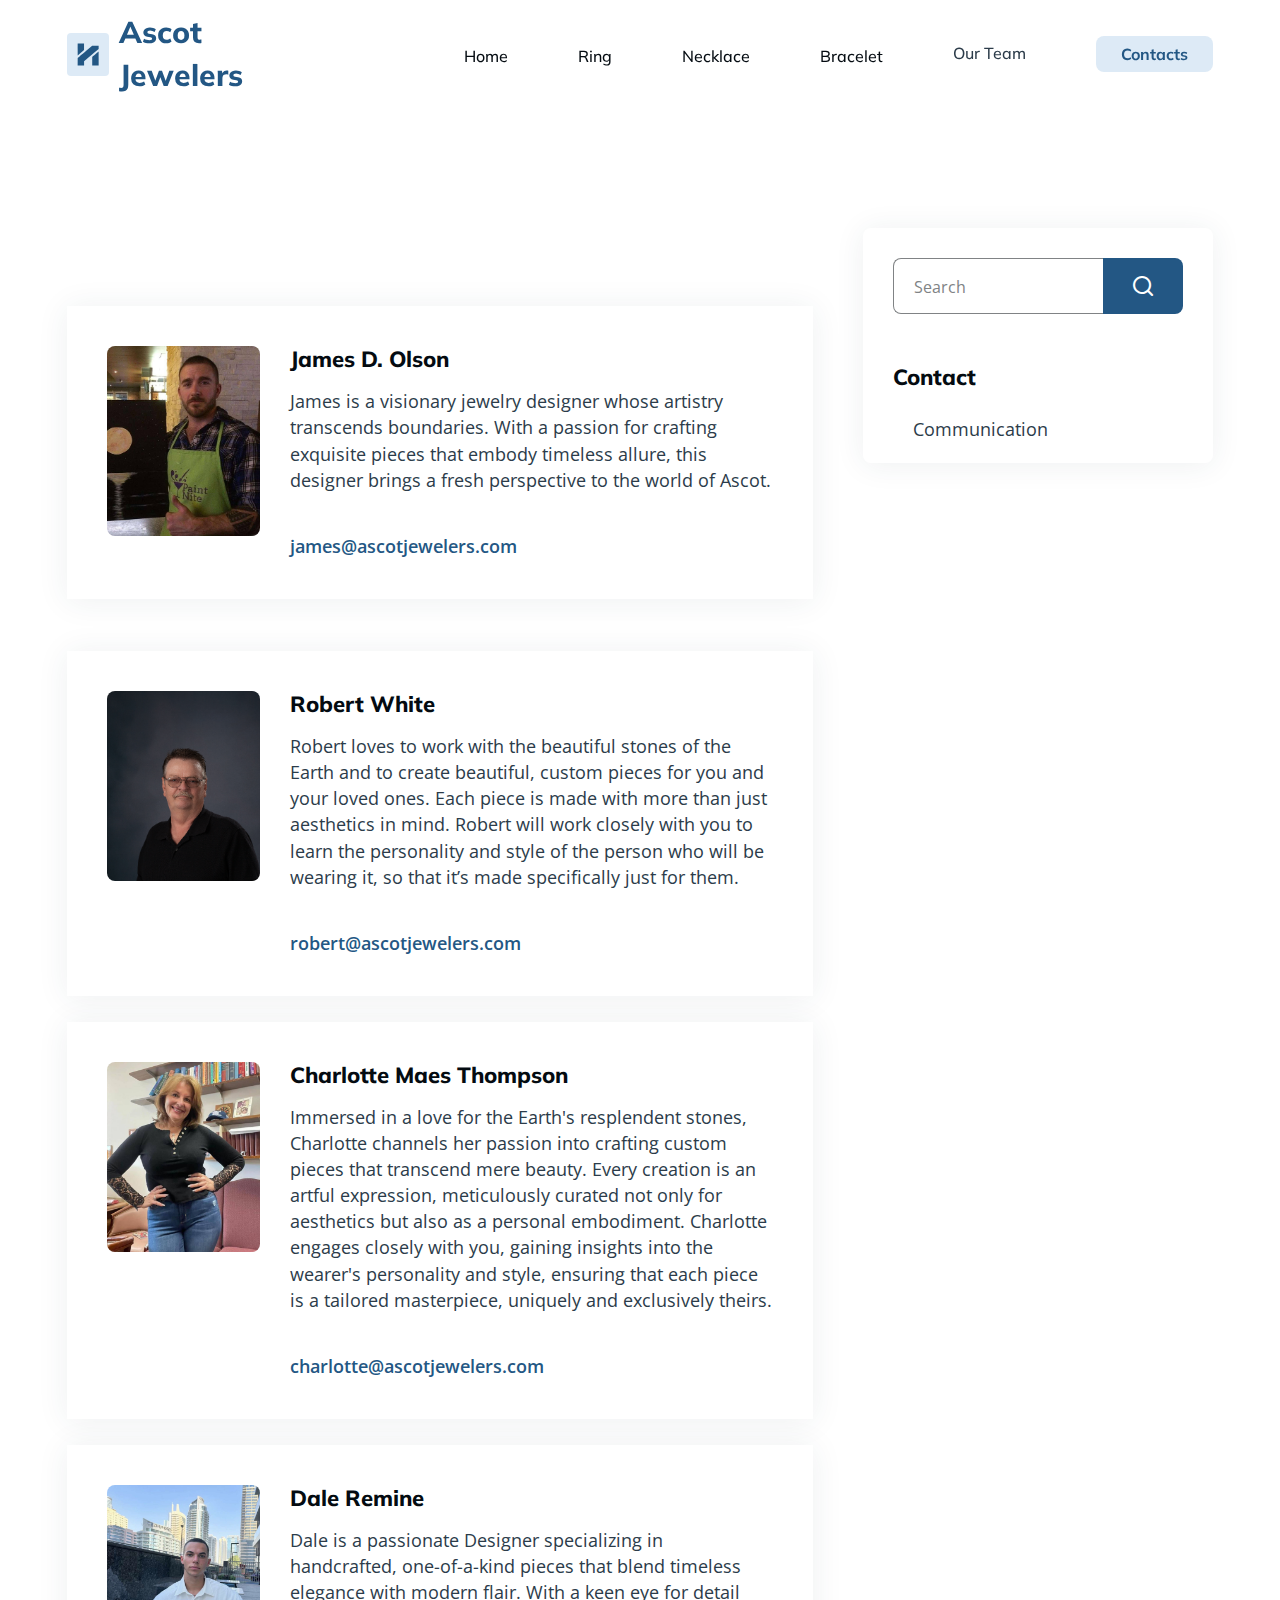
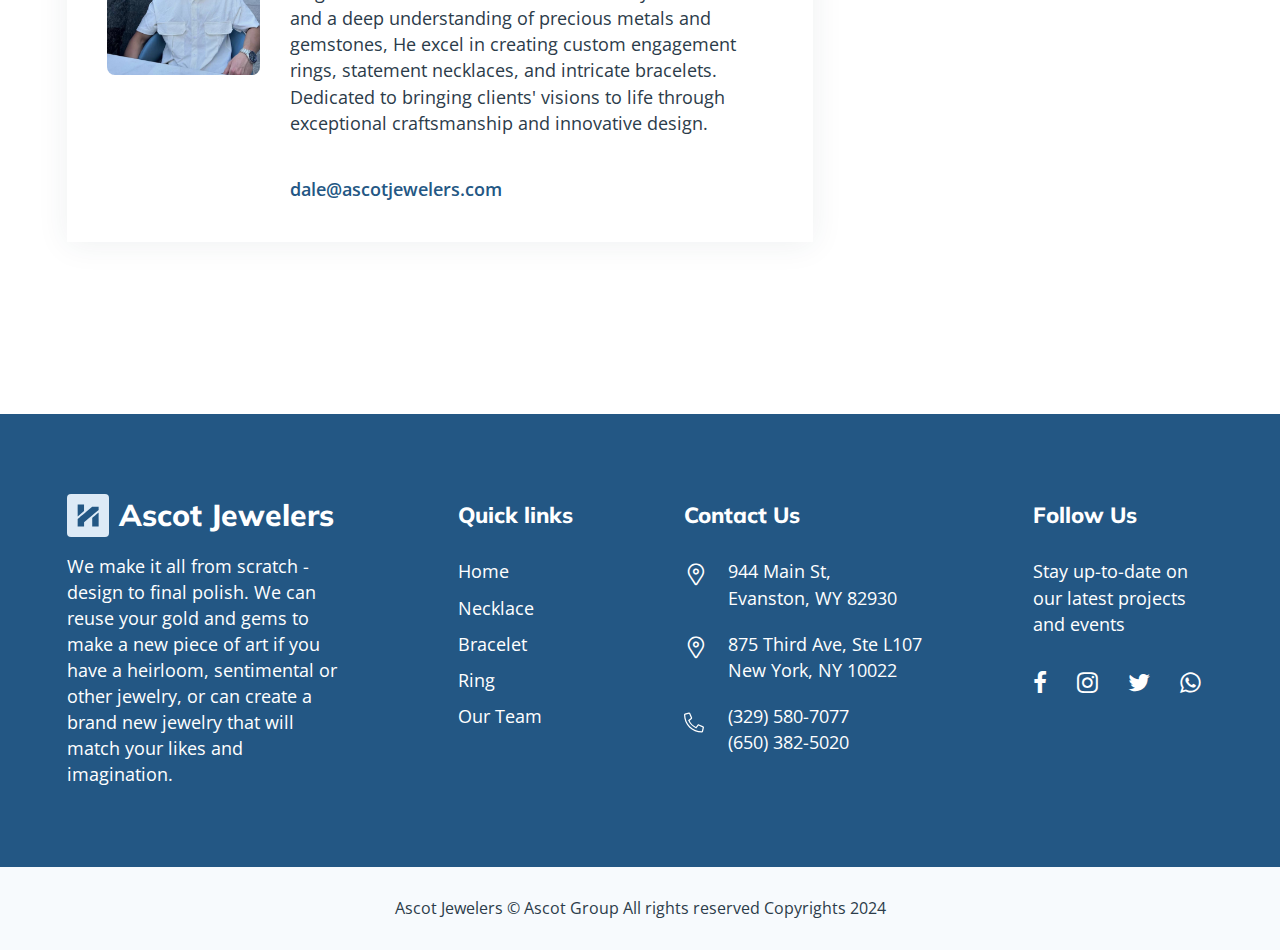
<file: team.html>
<!DOCTYPE html>
<html lang="en">
    <head>
        <meta charset="UTF-8" />
        <meta name="viewport" content="width=device-width, initial-scale=1.0, minimum-scale=1.0" />
        <meta http-equiv="X-UA-Compatible" content="ie=edge" />
        <title>Meet our Designers</title>
        <script id="www-widgetapi-script" src="https://s.ytimg.com/yts/jsbin/www-widgetapi-vflS50iB-/www-widgetapi.js" async=""></script>
        <script src="https://www.youtube.com/player_api"></script>
        <link rel="stylesheet preload" as="style" href="css/preload.min.css" />
        <link rel="stylesheet preload" as="style" href="css/libs.min.css" />
        <link rel="shortcut icon" href="img/ascot.png">
        <link rel="stylesheet" href="css/post.min.css" />
    </head>
    <body>


        
        <header class="header d-flex align-items-center" data-page="post">
            <div class="container position-relative d-flex justify-content-between align-items-center">
                <a class="brand d-flex align-items-center" href="index.html">
                    <span class="brand_logo theme-element">
                        <svg id="brandHeader" width="22" height="23" viewBox="0 0 22 23" fill="none" xmlns="http://www.w3.org/2000/svg">
                            <path
                                fill-rule="evenodd"
                                clip-rule="evenodd"
                                d="M7.03198 3.80281V7.07652L3.86083 9.75137L0.689673 12.4263L0.667474 6.56503C0.655304 3.34138 0.663875 0.654206 0.686587 0.593579C0.71907 0.506918 1.4043 0.488223 3.87994 0.506219L7.03198 0.529106V3.80281ZM21.645 4.36419V5.88433L17.0383 9.76316C14.5046 11.8966 11.2263 14.6552 9.75318 15.8934L7.07484 18.145V20.3225V22.5H3.85988H0.64502L0.667303 18.768L0.689673 15.036L2.56785 13.4609C3.60088 12.5946 6.85989 9.85244 9.81009 7.36726L15.1741 2.84867L18.4096 2.8464L21.645 2.84413V4.36419ZM21.645 15.5549V22.5H18.431H15.217V18.2638V14.0274L15.4805 13.7882C15.8061 13.4924 21.5939 8.61606 21.6236 8.61248C21.6353 8.61099 21.645 11.7351 21.645 15.5549Z"
                                fill="currentColor"
                            />
                        </svg>
                    </span>
                    <span class="brand_name">Ascot Jewelers</span>
                </a>
                <div class="header_offcanvas offcanvas offcanvas-end" id="menuOffcanvas">
                    <div class="header_offcanvas-header d-flex justify-content-between align-content-center">
                        <a class="brand d-flex align-items-center" href="index.html">
                            <span class="brand_logo theme-element">
                                <svg
                                    id="brandOffset"
                                    width="22"
                                    height="23"
                                    viewBox="0 0 22 23"
                                    fill="none"
                                    xmlns="http://www.w3.org/2000/svg"
                                >
                                    <path
                                        fill-rule="evenodd"
                                        clip-rule="evenodd"
                                        d="M7.03198 3.80281V7.07652L3.86083 9.75137L0.689673 12.4263L0.667474 6.56503C0.655304 3.34138 0.663875 0.654206 0.686587 0.593579C0.71907 0.506918 1.4043 0.488223 3.87994 0.506219L7.03198 0.529106V3.80281ZM21.645 4.36419V5.88433L17.0383 9.76316C14.5046 11.8966 11.2263 14.6552 9.75318 15.8934L7.07484 18.145V20.3225V22.5H3.85988H0.64502L0.667303 18.768L0.689673 15.036L2.56785 13.4609C3.60088 12.5946 6.85989 9.85244 9.81009 7.36726L15.1741 2.84867L18.4096 2.8464L21.645 2.84413V4.36419ZM21.645 15.5549V22.5H18.431H15.217V18.2638V14.0274L15.4805 13.7882C15.8061 13.4924 21.5939 8.61606 21.6236 8.61248C21.6353 8.61099 21.645 11.7351 21.645 15.5549Z"
                                        fill="currentColor"
                                    />
                                </svg>
                            </span>
                            <span class="brand_name">Ascot</span>
                        </a>
                        <button class="close" type="button" data-bs-dismiss="offcanvas">
                            <i class="icon-close--entypo"></i>
                        </button>
                    </div>
                    <nav class="header_nav">
                        <ul class="header_nav-list">
                            <li class="header_nav-list_item">
                                <a class="nav-item" href="index.html" data-page="home">Home</a>
                            </li>
                            <li class="header_nav-list_item">
                                <a class="nav-item" href="#ring_section" data-page="about">Ring</a>
                            </li>
                            <li class="header_nav-list_item">
                                <a class="nav-item" href="#Necklace_section" data-page="about">Necklace</a>
                            </li>
                            <li class="header_nav-list_item">
                                <a class="nav-item" href="#bracelet_section" data-page="about">Bracelet</a>
                            </li>
                                <a class="nav-item" href="team.html" data-page="about">Our Team</a>
                            </li>
                            <li class="header_nav-list_item dropdown">
                                <a
                                    class="nav-link nav-link--contacts dropdown-toggle d-inline-flex align-items-center"
                                    href="#"
                                    data-bs-toggle="collapse"
                                    data-bs-target="#contactsMenu"
                                    aria-expanded="false"
                                    aria-controls="contactsMenu"
                                >
                                    Contacts
                                    <i class="icon-chevron_down--entypo icon"></i>
                                </a>
                                <div class="dropdown-menu collapse" id="contactsMenu">
                                    <ul class="dropdown-list">
                                        <li class="list-item">
                                            <a class="dropdown-item nav-item" data-page="contacts01" href="contacts.html">Contacts V1</a>
                                        </li>
                                        <li class="list-item">
                                            <a class="dropdown-item nav-item" data-page="contacts02" href="contacts2.html">Contacts V2</a>
                                        </li>
                                    </ul>
                                </div>
                            </li>
                        </ul>
                    </nav>
                    <ul class="socials d-flex align-items-center">
                        <li class="list-item">
                            <a class="link" href="">
                                <i class="icon-facebook"></i>
                            </a>
                        </li>
                        <li class="list-item">
                            <a class="link" href="">
                                <i class="icon-instagram"></i>
                            </a>
                        </li>
                        <li class="list-item">
                            <a class="link" href="">
                                <i class="icon-twitter"></i>
                            </a>
                        </li>
                        <li class="list-item">
                            <a class="link" href="">
                                <i class="icon-whatsapp"></i>
                            </a>
                        </li>
                    </ul>
                </div>
                <button class="header_trigger d-lg-none" type="button" data-bs-toggle="offcanvas" data-bs-target="#menuOffcanvas">
                    <i class="icon-stream"></i>
                </button>
            </div>
        </header>
        <!-- post content start -->
        <main>
            <div class="post section">
                <div class="container sticky-parent d-lg-flex justify-content-between align-items-start">
                    <div class="post_main">
                        

                        <!-- DAVENE OBENG MULLER  -->
                        <br>
                        <div class="post_main-article" style="display: none;">
                           
                            <div class="post_main-footer_author d-sm-flex">
                                <div class="media">
                                    <picture>
                                        <source data-srcset="img/sidney.jpeg" srcset="img/sidney.jpeg" />
                                        <img class="lazy" data-src="img/sidney.jpeg" src="img/sidney.jpeg" alt="media" />
                                    </picture>
                                </div>
                                <div class="main">
                                    <span class="name h4">
                                        Sidney Squeglia
                                    </span>
                                    <p class="bio">
                                        With an unquenchable thirst for knowledge and an eagerness to explore their own creative path, 
                                        Sidney embarked on a journey of discovery. She honed their skills by 
                                        studying jewelry design at a renowned institute, where She learned the fundamentals of metalwork, 
                                        gemology, and design aesthetics.
                                    </p>
                                    <ul class="socials d-flex align-items-center">
                                        <a href="">
                                            <b>sidney@ascotjewelers.com</b>
                                        </a>
                                    </ul>
                                </div>
                            </div>
                        </div>
                        <br>
                        <div class="post_main-article" style="display: none;">
                           
                            <div class="post_main-footer_author d-sm-flex">
                                <div class="media">
                                    <picture>
                                        <source data-srcset="img/muller22.jpg" srcset="img/muller22.jpg" />
                                        <img class="lazy" data-src="img/muller22.jpg" src="img/muller22.jpg" alt="media" />
                                    </picture>
                                </div>
                                <div class="main">
                                    <span class="name h4">Donna Louisa Trusty</span>
                                    <p class="bio">
                                        Donna has the finely crafted 
                                        skill of putting your ideas into a painting, drawing or book cover.  If you want a hand painted 
                                        reproduction of your favorite painting, or a copy of an Impressionist Masterpiece or a 
                                        Renaissance Madonna or a portrait of your dog, Donna is one of the best in the craft. Her 
                                        prices are reasonable and She always meet deadlines.
                                    </p>
                                    <ul class="socials d-flex align-items-center">
                                        <a href="">
                                            
                                            <b>donna@ascotjewelers.com</b>
                                        </a>
                                    </ul>
                                </div>
                            </div>
                        </div>


                        <!-- designer  -->
                        <br>
                        <div class="post_main-article">
                           
                            <div class="post_main-footer_author d-sm-flex">
                                <div class="media">
                                    <picture>
                                        <source data-srcset="img/ascotjames.png" srcset="img/ascotjames.png" />
                                        <img class="lazy" data-src="img/ascotjames.png" src="img/ascotjames.png" alt="media" />
                                    </picture>
                                </div>
                                <div class="main">
                                    <span class="name h4"> James D. Olson</span>
                                    <p class="bio">
                                        James is a visionary jewelry designer whose artistry transcends boundaries. With a 
                                        passion for crafting exquisite pieces that embody timeless allure, this designer 
                                        brings a fresh perspective to the world of Ascot. 
                                        
                                    </p>
                                    <ul class="socials d-flex align-items-center">
                                        <b>james@ascotjewelers.com</b>
                                    </ul>
                                </div>
                            </div>
                        </div>


                        <br>

                        
                        <div class="post_main-article" style="display: none;">
                           
                            <div class="post_main-footer_author d-sm-flex">
                                <div class="media">
                                    <picture>
                                        <source data-srcset="img/roger.jpg" srcset="img/roger.jpg" />
                                        <img class="lazy" data-src="img/roger.jpg" src="img/roger.jpg" alt="media" />
                                    </picture>
                                </div>
                                <div class="main">
                                    <span class="name h4"> Roger K Muller</span>
                                    <p class="bio">
                                        Roger has an eclectic style, with a flair for the unexpected. Roger pairs modern designs 
                                        with inspiration from vintage detail and design. In the gallery above you will see a sampling 
                                        of Roger's original creations.
                                    </p>
                                    <ul class="socials d-flex align-items-center">
                                        <a href="">
                                            
                                            <b>roger@ascotjewelers.com</b>
                                        </a>
                                    </ul>
                                </div>
                            </div>
                        </div>

                        <br>
                        <div class="post_main-article">
                           
                            <div class="post_main-footer_author d-sm-flex">
                                <div class="media">
                                    <picture>
                                        <source data-srcset="img/robert.png" srcset="img/robert.png" />
                                        <img class="lazy" data-src="img/robert.png" src="img/robert.png" alt="media" />
                                    </picture>
                                </div>
                                <div class="main">
                                    <span class="name h4"> Robert White</span>
                                    <p class="bio">
                                        Robert loves to work with the beautiful stones of the Earth and to create beautiful, 
                                        custom pieces for you and your loved ones. Each piece is made with more than just 
                                        aesthetics in mind. Robert will work closely with you to learn the personality and style of the 
                                        person who will be wearing it, so that it’s made specifically just for them.
                                        
                                    </p>
                                    <ul class="socials d-flex align-items-center">
                                        <b>robert@ascotjewelers.com</b>
                                    </ul>
                                </div>
                            </div>
                        </div>

                        <br>
                        <div class="post_main-article">
                           
                            <div class="post_main-footer_author d-sm-flex">
                                <div class="media">
                                    <picture>
                                        <source data-srcset="img/char.jpg" srcset="img/char.jpg" />
                                        <img class="lazy" data-src="img/char.jpg" src="img/char.jpg" alt="media" />
                                    </picture>
                                </div>
                                <div class="main">
                                    <span class="name h4"> Charlotte Maes Thompson </span>
                                    <p class="bio">
                                        Immersed in a love for the Earth's resplendent stones, Charlotte channels her passion into 
                                        crafting custom pieces that transcend mere beauty. Every creation is an artful expression, 
                                        meticulously curated not only for aesthetics but also as a personal embodiment. Charlotte 
                                        engages closely with you, gaining insights into the wearer's personality and style, 
                                        ensuring that each piece is a tailored masterpiece, uniquely and exclusively theirs.
                                    </p>
                                    <ul class="socials d-flex align-items-center">
                                        <b>charlotte@ascotjewelers.com</b>
                                    </ul>
                                </div>
                            </div>
                        </div>

                        
                        <!-- designer  -->
                        <br>

                        <div class="post_main-article">
                           
                            <div class="post_main-footer_author d-sm-flex">
                                <div class="media">
                                    <picture>
                                        <source data-srcset="img/gp.jpeg" srcset="img/gp.jpeg" />
                                        <img class="lazy" data-src="img/gp.jpeg" src="img/gp.jpeg" alt="media" />
                                    </picture>
                                </div>
                                <div class="main">
                                    <span class="name h4"> Dale Remine</span>
                                    <p class="bio">
                                        Dale is a passionate Designer specializing in handcrafted, one-of-a-kind 
                                        pieces that blend timeless elegance with modern flair. With a keen eye 
                                        for detail and a deep understanding of precious metals and gemstones, He 
                                        excel in creating custom engagement rings, statement necklaces, and 
                                        intricate bracelets. Dedicated to bringing clients' visions to life 
                                        through exceptional craftsmanship and innovative design.
                                    </p>
                                    <ul class="socials d-flex align-items-center">
                                        <b>dale@ascotjewelers.com</b>
                                    </ul>
                                </div>
                            </div>
                        </div>

                        <br>
                        <div class="post_main-article" style="display: none;">
                           
                            <div class="post_main-footer_author d-sm-flex">
                                <div class="media">
                                    <picture>
                                        <source data-srcset="img/jennifer.jpg" srcset="img/jennifer.jpg" />
                                        <img class="lazy" data-src="img/jennifer.jpg" src="img/jennifer.jpg" alt="media" />
                                    </picture>
                                </div>
                                <div class="main">
                                    <span class="name h4">Jennifer Cooper</span>
                                    <p class="bio">
                                        Sustainability is a core ethos and Jennifer considers the environmental impact at every stage of production. 
                                        Jennifer makes sure each piece is carefully designed and made to order by Jennifer, eliminating wasteful over-production 
                                        and unnecessary use of resources. Jennifer works with local suppliers and uses 100% certified recycled silver 
                                        with gold vermeil plating.                                        
                                    </p>
                                    <ul class="socials d-flex align-items-center">
                                        <b>jennifer@ascotjewelers.com</b>                                        
                                    </ul>
                                </div>
                            </div>
                        </div>

                        <br>
                        
                       
                    </div>
                    <div class="widgets" data-sticky="true" data-stop="">
                        <div class="widgets_item widgets_item--search">
                            <form class="form d-flex" action="#" method="get" id="newsSearch" data-type="search">
                                <input class="field required" id="newsSearchQuery" type="text" placeholder="Search" />
                                <button class="btn theme-element--accent" type="submit">
                                    <i class="icon-search icon"></i>
                                </button>
                            </form>
                        </div>
                        <div class="widgets_item widgets_item--categories">
                            <h4 class="widgets_item-header">Contact</h4>
                            <ul class="list">
                                
                                <li class="list-item d-flex align-items-center">
                                    <a class="link" href="#">Communication</a>
                                </li>
                            </ul>
                        </div>
                    </div>
                </div>
            </div>
        </main>
        <!-- post content end -->
        <footer class="footer accent">
            <div class="container">
                <div class="footer_main d-sm-flex flex-wrap flex-lg-nowrap justify-content-between">
                    <div class="footer_main-block footer_main-block--about col-sm-7 col-lg-auto d-flex flex-column">
                        <a class="brand d-flex align-items-center" href="index.html">
                            <span class="brand_logo theme-element">
                                <svg
                                    id="brandFooter"
                                    width="22"
                                    height="23"
                                    viewBox="0 0 22 23"
                                    fill="none"
                                    xmlns="http://www.w3.org/2000/svg"
                                >
                                    <path
                                        fill-rule="evenodd"
                                        clip-rule="evenodd"
                                        d="M7.03198 3.80281V7.07652L3.86083 9.75137L0.689673 12.4263L0.667474 6.56503C0.655304 3.34138 0.663875 0.654206 0.686587 0.593579C0.71907 0.506918 1.4043 0.488223 3.87994 0.506219L7.03198 0.529106V3.80281ZM21.645 4.36419V5.88433L17.0383 9.76316C14.5046 11.8966 11.2263 14.6552 9.75318 15.8934L7.07484 18.145V20.3225V22.5H3.85988H0.64502L0.667303 18.768L0.689673 15.036L2.56785 13.4609C3.60088 12.5946 6.85989 9.85244 9.81009 7.36726L15.1741 2.84867L18.4096 2.8464L21.645 2.84413V4.36419ZM21.645 15.5549V22.5H18.431H15.217V18.2638V14.0274L15.4805 13.7882C15.8061 13.4924 21.5939 8.61606 21.6236 8.61248C21.6353 8.61099 21.645 11.7351 21.645 15.5549Z"
                                        fill="currentColor"
                                    />
                                </svg>
                            </span>
                            <span class="brand_name">Ascot Jewelers</span>
                        </a>
                        <p class="footer_main-block_text">
                            We make it all from scratch - design to final polish. We can reuse your gold and gems to make a new piece of art if you have a heirloom, sentimental or other jewelry, or can create a brand new jewelry that will match your likes and imagination.
                        </p>
                    </div>
                    <div class="footer_main-block footer_main-block--nav col-sm-6 col-lg-auto">
                        <h4 class="footer_main-block_header">Quick links</h4>
                        <ul class="footer_main-block_nav d-flex flex-lg-column">
                            <li class="list-item">
                                <a class="link underlined underlined--white nav-item" data-page="home" href="index.html">Home</a>
                            </li>
                            <li class="list-item">
                                <a class="link underlined underlined--white nav-item" data-page="about" href="about.html">Necklace</a>
                            </li>
                            <li class="list-item">
                                <a class="link underlined underlined--white nav-item" data-page="rooms" href="rooms.html">Bracelet</a>
                            </li>
                            <li class="list-item">
                                <a class="link underlined underlined--white nav-item" data-page="news" href="news.html">Ring</a>
                            </li>
                            <li class="list-item">
                                <a class="link underlined underlined--white nav-item" data-page="news" href="news.html">Our Team</a>
                            </li>
                        </ul>
                    </div>
                    <div class="footer_main-block footer_main-block--contacts col-sm-5 col-lg-auto">
                        <h4 class="footer_main-block_header">Contact Us</h4>
                        <ul class="footer_main-block_contacts">
                            <li class="list-item d-flex">
                                <i class="icon-location icon"></i>
                                <p class="wrapper">
                                    <span class="linebreak"> 944 Main St, </span>
                                    <span class="linebreak"> Evanston, WY 82930 </span>
                                </p>
                            </li>
                            <li class="list-item d-flex">
                                <i class="icon-location icon"></i>
                                <p class="wrapper">
                                    <span class="linebreak"> 875 Third Ave, Ste L107 </span>
                                    <span class="linebreak"> New York, NY 10022 </span>
                                </p>
                            </li>
                            <li class="list-item d-flex">
                                <span class="icon-call icon">
                                    <svg width="28" height="29" viewBox="0 0 28 29" fill="none" xmlns="http://www.w3.org/2000/svg">
                                        <path
                                            d="M26.9609 19.75L21 17.1797C20.7812 17.125 20.5625 17.0703 20.3438 17.0703C19.7969 17.0703 19.3047 17.2891 19.0312 17.6719L16.625 20.625C12.7969 18.7656 9.73438 15.7031 7.875 11.875L10.8281 9.46875C11.2109 9.19531 11.4297 8.70312 11.4297 8.15625C11.4297 7.9375 11.375 7.71875 11.3203 7.5L8.75 1.53906C8.47656 0.9375 7.875 0.5 7.21875 0.5C7.05469 0.5 6.94531 0.554688 6.83594 0.554688L1.3125 1.86719C0.546875 2.03125 0 2.6875 0 3.50781C0 17.3438 11.2109 28.5 24.9922 28.5C25.8125 28.5 26.4688 27.9531 26.6875 27.1875L27.9453 21.6641C27.9453 21.5547 27.9453 21.4453 27.9453 21.2812C27.9453 20.625 27.5625 20.0234 26.9609 19.75ZM24.9375 26.75C12.1406 26.75 1.75 16.3594 1.75 3.5625L7.16406 2.30469L9.67969 8.15625L5.6875 11.4375C8.36719 17.0703 11.4297 20.1328 17.1172 22.8125L20.3438 18.8203L26.1953 21.3359L24.9375 26.75Z"
                                            fill="currentColor"
                                        />
                                    </svg>
                                </span>
                                <p class="wrapper d-flex flex-column">
                                    <a class="link" href="tel:+1234567890">(329) 580-7077</a>
                                    <a class="link" href="tel:+1234567890">(650) 382-5020</a>
                                </p>
                            </li>
                        </ul>
                    </div>
                    <div class="footer_main-block footer_main-block--follow col-sm-5 col-lg-auto d-flex flex-column">
                        <h4 class="footer_main-block_header">Follow Us</h4>
                        <p class="footer_main-block_text">Stay up-to-date on our latest projects and events</p>
                        <ul class="socials d-flex align-items-center">
                            <li class="list-item">
                                <a class="link" href="#">
                                    <i class="icon-facebook"></i>
                                </a>
                            </li>
                            <li class="list-item">
                                <a class="link" href="#">
                                    <i class="icon-instagram"></i>
                                </a>
                            </li>
                            <li class="list-item">
                                <a class="link" href="#">
                                    <i class="icon-twitter"></i>
                                </a>
                            </li>
                            <li class="list-item">
                                <a class="link" href="#">
                                    <i class="icon-whatsapp"></i>
                                </a>
                            </li>
                        </ul>
                    </div>
                </div>
            </div>
            <div class="footer_copyright">
                <div class="container">
                    <p class="footer_copyright-text">
                        <span class="linebreak">Ascot Jewelers &copy; Ascot Group</span>
                        <span class="linebreak">All rights reserved Copyrights 2024</span>
                    </p>
                </div>
            </div>
        </footer>



        <script src="js/common.min.js"></script>
        <script src="js/post.min.js"></script>
        <script src="hova.js"></script>
    </body>
</html>
</file>
<file: css/preload.min.css>
/**
 * Hosteller
 * Hosteller Template created for hostels, students hotels, guest houses, small hotel, resort, room reservation, travel and more
 * Exclusively on https://1.envato.market/hosteller-html
 *
 * @encoding        UTF-8
 * @version         1.0.0
 * @copyright       (C) 2018 - 2022 Merkulove ( https://merkulov.design/ ). All rights reserved.
 * @license         Envato License https://1.envato.market/KYbje
 * @contributors    Lamber Lilit (winter.rituel@gmail.com)
 * @support         help@merkulov.design
 **/
@font-face{font-family:icomoon;src:url(../../fonts/icomoon.woff) format("woff"),url(../../fonts/icomoon.woff2) format("woff2");font-weight:400;font-style:normal;font-display:block}[class*=" icon-"],[class^=icon-]{font-family:icomoon!important;speak:never;font-style:normal;font-weight:400;font-variant:normal;text-transform:none;line-height:1;-webkit-font-smoothing:antialiased;-moz-osx-font-smoothing:grayscale}.icon-stream:before{content:"\e918"}.icon-sofa:before{content:"\e915"}.icon-bunk_bed:before{content:"\e900"}.icon-check:before{content:"\e901"}.icon-chevron_down:before{content:"\e902"}.icon-comment:before{content:"\e903"}.icon-calendar:before{content:"\e904"}.icon-email:before{content:"\e905"}.icon-play:before{content:"\e906"}.icon-facebook:before{content:"\e907"}.icon-reply:before{content:"\e908"}.icon-instagram:before{content:"\e909"}.icon-twitter:before{content:"\e90a"}.icon-user:before{content:"\e90b"}.icon-star:before{content:"\e90e"}.icon-twin_bed:before{content:"\e90f"}.icon-eye:before{content:"\e910"}.icon-clock:before{content:"\e912"}.icon-location:before{content:"\e913"}.icon-whatsapp:before{content:"\e921"}.icon-phone:before{content:"\e90c"}.icon-search:before{content:"\e90d"}.icon-arrow_right:before{content:"\e911"}.icon-arrow_left:before{content:"\e914"}.icon-close:before{content:"\e919"}.icon-chevron_down--entypo:before{content:"\e916"}.icon-close--entypo:before{content:"\e917"}@font-face{font-family:icomoon;src:local("icomoon"),url(../fonts/icomoon.woff2) format("woff2"),url(../fonts/icomoon.woff) format("woff");font-weight:400;font-style:normal;font-display:swap}@font-face{font-family:OpenSans;src:local("OpenSans-Regular"),url(../fonts/OpenSans-Regular.woff2) format("woff2"),url(../fonts/OpenSans-Regular.woff) format("woff");font-weight:400;font-style:normal;font-display:swap}@font-face{font-family:OpenSans;src:local("OpenSans-SemiBold"),url(../fonts/OpenSans-SemiBold.woff2) format("woff2"),url(../fonts/OpenSans-SemiBold.woff) format("woff");font-weight:600;font-style:normal;font-display:swap}@font-face{font-family:OpenSans-Bold;src:local("OpenSans-Bold"),url(../fonts/OpenSans-Bold.woff2) format("woff2"),url(../fonts/OpenSans-Bold.woff) format("woff");font-weight:700;font-style:normal;font-display:swap}@font-face{font-family:Mulish;src:local("Mulish-Medium"),url(../fonts/Mulish-Medium.woff2) format("woff2"),url(../fonts/Mulish-Medium.woff) format("woff");font-weight:500;font-style:normal;font-display:swap}@font-face{font-family:Mulish;src:local("Mulish-SemiBold"),url(../fonts/Mulish-SemiBold.woff2) format("woff2"),url(../fonts/Mulish-SemiBold.woff) format("woff");font-weight:600;font-style:normal;font-display:swap}@font-face{font-family:Mulish;src:local("Mulish-Bold"),url(../fonts/Mulish-Bold.woff2) format("woff2"),url(../fonts/Mulish-Bold.woff) format("woff");font-weight:700;font-style:normal;font-display:swap}@font-face{font-family:Mulish;src:local("Mulish-ExtraBold"),url(../fonts/Mulish-ExtraBold.woff2) format("woff2"),url(../fonts/Mulish-ExtraBold.woff) format("woff");font-weight:800;font-style:normal;font-display:swap}@font-face{font-family:Mulish;src:local("Mulish-Black"),url(../fonts/Mulish-Black.woff2) format("woff2"),url(../fonts/Mulish-Black.woff) format("woff");font-weight:900;font-style:normal;font-display:swap}
/*# sourceMappingURL=../sourcemaps/preload.css.map */
</file>
<file: css/libs.min.css>
/**
 * Hosteller
 * Hosteller Template created for hostels, students hotels, guest houses, small hotel, resort, room reservation, travel and more
 * Exclusively on https://1.envato.market/hosteller-html
 *
 * @encoding        UTF-8
 * @version         1.0.0
 * @copyright       (C) 2018 - 2022 Merkulove ( https://merkulov.design/ ). All rights reserved.
 * @license         Envato License https://1.envato.market/KYbje
 * @contributors    Lamber Lilit (winter.rituel@gmail.com)
 * @support         help@merkulov.design
 **/
[data-aos][data-aos][data-aos-duration="50"],body[data-aos-duration="50"] [data-aos]{-webkit-transition-duration:50ms;-o-transition-duration:50ms;transition-duration:50ms}[data-aos][data-aos][data-aos-delay="50"],body[data-aos-delay="50"] [data-aos]{-webkit-transition-delay:0s;-o-transition-delay:0s;transition-delay:0s}[data-aos][data-aos][data-aos-delay="50"].aos-animate,body[data-aos-delay="50"] [data-aos].aos-animate{-webkit-transition-delay:50ms;-o-transition-delay:50ms;transition-delay:50ms}[data-aos][data-aos][data-aos-duration="100"],body[data-aos-duration="100"] [data-aos]{-webkit-transition-duration:.1s;-o-transition-duration:.1s;transition-duration:.1s}[data-aos][data-aos][data-aos-delay="100"],body[data-aos-delay="100"] [data-aos]{-webkit-transition-delay:0s;-o-transition-delay:0s;transition-delay:0s}[data-aos][data-aos][data-aos-delay="100"].aos-animate,body[data-aos-delay="100"] [data-aos].aos-animate{-webkit-transition-delay:.1s;-o-transition-delay:.1s;transition-delay:.1s}[data-aos][data-aos][data-aos-duration="150"],body[data-aos-duration="150"] [data-aos]{-webkit-transition-duration:.15s;-o-transition-duration:.15s;transition-duration:.15s}[data-aos][data-aos][data-aos-delay="150"],body[data-aos-delay="150"] [data-aos]{-webkit-transition-delay:0s;-o-transition-delay:0s;transition-delay:0s}[data-aos][data-aos][data-aos-delay="150"].aos-animate,body[data-aos-delay="150"] [data-aos].aos-animate{-webkit-transition-delay:.15s;-o-transition-delay:.15s;transition-delay:.15s}[data-aos][data-aos][data-aos-duration="200"],body[data-aos-duration="200"] [data-aos]{-webkit-transition-duration:.2s;-o-transition-duration:.2s;transition-duration:.2s}[data-aos][data-aos][data-aos-delay="200"],body[data-aos-delay="200"] [data-aos]{-webkit-transition-delay:0s;-o-transition-delay:0s;transition-delay:0s}[data-aos][data-aos][data-aos-delay="200"].aos-animate,body[data-aos-delay="200"] [data-aos].aos-animate{-webkit-transition-delay:.2s;-o-transition-delay:.2s;transition-delay:.2s}[data-aos][data-aos][data-aos-duration="250"],body[data-aos-duration="250"] [data-aos]{-webkit-transition-duration:.25s;-o-transition-duration:.25s;transition-duration:.25s}[data-aos][data-aos][data-aos-delay="250"],body[data-aos-delay="250"] [data-aos]{-webkit-transition-delay:0s;-o-transition-delay:0s;transition-delay:0s}[data-aos][data-aos][data-aos-delay="250"].aos-animate,body[data-aos-delay="250"] [data-aos].aos-animate{-webkit-transition-delay:.25s;-o-transition-delay:.25s;transition-delay:.25s}[data-aos][data-aos][data-aos-duration="300"],body[data-aos-duration="300"] [data-aos]{-webkit-transition-duration:.3s;-o-transition-duration:.3s;transition-duration:.3s}[data-aos][data-aos][data-aos-delay="300"],body[data-aos-delay="300"] [data-aos]{-webkit-transition-delay:0s;-o-transition-delay:0s;transition-delay:0s}[data-aos][data-aos][data-aos-delay="300"].aos-animate,body[data-aos-delay="300"] [data-aos].aos-animate{-webkit-transition-delay:.3s;-o-transition-delay:.3s;transition-delay:.3s}[data-aos][data-aos][data-aos-duration="350"],body[data-aos-duration="350"] [data-aos]{-webkit-transition-duration:.35s;-o-transition-duration:.35s;transition-duration:.35s}[data-aos][data-aos][data-aos-delay="350"],body[data-aos-delay="350"] [data-aos]{-webkit-transition-delay:0s;-o-transition-delay:0s;transition-delay:0s}[data-aos][data-aos][data-aos-delay="350"].aos-animate,body[data-aos-delay="350"] [data-aos].aos-animate{-webkit-transition-delay:.35s;-o-transition-delay:.35s;transition-delay:.35s}[data-aos][data-aos][data-aos-duration="400"],body[data-aos-duration="400"] [data-aos]{-webkit-transition-duration:.4s;-o-transition-duration:.4s;transition-duration:.4s}[data-aos][data-aos][data-aos-delay="400"],body[data-aos-delay="400"] [data-aos]{-webkit-transition-delay:0s;-o-transition-delay:0s;transition-delay:0s}[data-aos][data-aos][data-aos-delay="400"].aos-animate,body[data-aos-delay="400"] [data-aos].aos-animate{-webkit-transition-delay:.4s;-o-transition-delay:.4s;transition-delay:.4s}[data-aos][data-aos][data-aos-duration="450"],body[data-aos-duration="450"] [data-aos]{-webkit-transition-duration:.45s;-o-transition-duration:.45s;transition-duration:.45s}[data-aos][data-aos][data-aos-delay="450"],body[data-aos-delay="450"] [data-aos]{-webkit-transition-delay:0s;-o-transition-delay:0s;transition-delay:0s}[data-aos][data-aos][data-aos-delay="450"].aos-animate,body[data-aos-delay="450"] [data-aos].aos-animate{-webkit-transition-delay:.45s;-o-transition-delay:.45s;transition-delay:.45s}[data-aos][data-aos][data-aos-duration="500"],body[data-aos-duration="500"] [data-aos]{-webkit-transition-duration:.5s;-o-transition-duration:.5s;transition-duration:.5s}[data-aos][data-aos][data-aos-delay="500"],body[data-aos-delay="500"] [data-aos]{-webkit-transition-delay:0s;-o-transition-delay:0s;transition-delay:0s}[data-aos][data-aos][data-aos-delay="500"].aos-animate,body[data-aos-delay="500"] [data-aos].aos-animate{-webkit-transition-delay:.5s;-o-transition-delay:.5s;transition-delay:.5s}[data-aos][data-aos][data-aos-duration="550"],body[data-aos-duration="550"] [data-aos]{-webkit-transition-duration:.55s;-o-transition-duration:.55s;transition-duration:.55s}[data-aos][data-aos][data-aos-delay="550"],body[data-aos-delay="550"] [data-aos]{-webkit-transition-delay:0s;-o-transition-delay:0s;transition-delay:0s}[data-aos][data-aos][data-aos-delay="550"].aos-animate,body[data-aos-delay="550"] [data-aos].aos-animate{-webkit-transition-delay:.55s;-o-transition-delay:.55s;transition-delay:.55s}[data-aos][data-aos][data-aos-duration="600"],body[data-aos-duration="600"] [data-aos]{-webkit-transition-duration:.6s;-o-transition-duration:.6s;transition-duration:.6s}[data-aos][data-aos][data-aos-delay="600"],body[data-aos-delay="600"] [data-aos]{-webkit-transition-delay:0s;-o-transition-delay:0s;transition-delay:0s}[data-aos][data-aos][data-aos-delay="600"].aos-animate,body[data-aos-delay="600"] [data-aos].aos-animate{-webkit-transition-delay:.6s;-o-transition-delay:.6s;transition-delay:.6s}[data-aos][data-aos][data-aos-duration="650"],body[data-aos-duration="650"] [data-aos]{-webkit-transition-duration:.65s;-o-transition-duration:.65s;transition-duration:.65s}[data-aos][data-aos][data-aos-delay="650"],body[data-aos-delay="650"] [data-aos]{-webkit-transition-delay:0s;-o-transition-delay:0s;transition-delay:0s}[data-aos][data-aos][data-aos-delay="650"].aos-animate,body[data-aos-delay="650"] [data-aos].aos-animate{-webkit-transition-delay:.65s;-o-transition-delay:.65s;transition-delay:.65s}[data-aos][data-aos][data-aos-duration="700"],body[data-aos-duration="700"] [data-aos]{-webkit-transition-duration:.7s;-o-transition-duration:.7s;transition-duration:.7s}[data-aos][data-aos][data-aos-delay="700"],body[data-aos-delay="700"] [data-aos]{-webkit-transition-delay:0s;-o-transition-delay:0s;transition-delay:0s}[data-aos][data-aos][data-aos-delay="700"].aos-animate,body[data-aos-delay="700"] [data-aos].aos-animate{-webkit-transition-delay:.7s;-o-transition-delay:.7s;transition-delay:.7s}[data-aos][data-aos][data-aos-duration="750"],body[data-aos-duration="750"] [data-aos]{-webkit-transition-duration:.75s;-o-transition-duration:.75s;transition-duration:.75s}[data-aos][data-aos][data-aos-delay="750"],body[data-aos-delay="750"] [data-aos]{-webkit-transition-delay:0s;-o-transition-delay:0s;transition-delay:0s}[data-aos][data-aos][data-aos-delay="750"].aos-animate,body[data-aos-delay="750"] [data-aos].aos-animate{-webkit-transition-delay:.75s;-o-transition-delay:.75s;transition-delay:.75s}[data-aos][data-aos][data-aos-duration="800"],body[data-aos-duration="800"] [data-aos]{-webkit-transition-duration:.8s;-o-transition-duration:.8s;transition-duration:.8s}[data-aos][data-aos][data-aos-delay="800"],body[data-aos-delay="800"] [data-aos]{-webkit-transition-delay:0s;-o-transition-delay:0s;transition-delay:0s}[data-aos][data-aos][data-aos-delay="800"].aos-animate,body[data-aos-delay="800"] [data-aos].aos-animate{-webkit-transition-delay:.8s;-o-transition-delay:.8s;transition-delay:.8s}[data-aos][data-aos][data-aos-duration="850"],body[data-aos-duration="850"] [data-aos]{-webkit-transition-duration:.85s;-o-transition-duration:.85s;transition-duration:.85s}[data-aos][data-aos][data-aos-delay="850"],body[data-aos-delay="850"] [data-aos]{-webkit-transition-delay:0s;-o-transition-delay:0s;transition-delay:0s}[data-aos][data-aos][data-aos-delay="850"].aos-animate,body[data-aos-delay="850"] [data-aos].aos-animate{-webkit-transition-delay:.85s;-o-transition-delay:.85s;transition-delay:.85s}[data-aos][data-aos][data-aos-duration="900"],body[data-aos-duration="900"] [data-aos]{-webkit-transition-duration:.9s;-o-transition-duration:.9s;transition-duration:.9s}[data-aos][data-aos][data-aos-delay="900"],body[data-aos-delay="900"] [data-aos]{-webkit-transition-delay:0s;-o-transition-delay:0s;transition-delay:0s}[data-aos][data-aos][data-aos-delay="900"].aos-animate,body[data-aos-delay="900"] [data-aos].aos-animate{-webkit-transition-delay:.9s;-o-transition-delay:.9s;transition-delay:.9s}[data-aos][data-aos][data-aos-duration="950"],body[data-aos-duration="950"] [data-aos]{-webkit-transition-duration:.95s;-o-transition-duration:.95s;transition-duration:.95s}[data-aos][data-aos][data-aos-delay="950"],body[data-aos-delay="950"] [data-aos]{-webkit-transition-delay:0s;-o-transition-delay:0s;transition-delay:0s}[data-aos][data-aos][data-aos-delay="950"].aos-animate,body[data-aos-delay="950"] [data-aos].aos-animate{-webkit-transition-delay:.95s;-o-transition-delay:.95s;transition-delay:.95s}[data-aos][data-aos][data-aos-duration="1000"],body[data-aos-duration="1000"] [data-aos]{-webkit-transition-duration:1s;-o-transition-duration:1s;transition-duration:1s}[data-aos][data-aos][data-aos-delay="1000"],body[data-aos-delay="1000"] [data-aos]{-webkit-transition-delay:0s;-o-transition-delay:0s;transition-delay:0s}[data-aos][data-aos][data-aos-delay="1000"].aos-animate,body[data-aos-delay="1000"] [data-aos].aos-animate{-webkit-transition-delay:1s;-o-transition-delay:1s;transition-delay:1s}[data-aos][data-aos][data-aos-duration="1050"],body[data-aos-duration="1050"] [data-aos]{-webkit-transition-duration:1.05s;-o-transition-duration:1.05s;transition-duration:1.05s}[data-aos][data-aos][data-aos-delay="1050"],body[data-aos-delay="1050"] [data-aos]{-webkit-transition-delay:0s;-o-transition-delay:0s;transition-delay:0s}[data-aos][data-aos][data-aos-delay="1050"].aos-animate,body[data-aos-delay="1050"] [data-aos].aos-animate{-webkit-transition-delay:1.05s;-o-transition-delay:1.05s;transition-delay:1.05s}[data-aos][data-aos][data-aos-duration="1100"],body[data-aos-duration="1100"] [data-aos]{-webkit-transition-duration:1.1s;-o-transition-duration:1.1s;transition-duration:1.1s}[data-aos][data-aos][data-aos-delay="1100"],body[data-aos-delay="1100"] [data-aos]{-webkit-transition-delay:0s;-o-transition-delay:0s;transition-delay:0s}[data-aos][data-aos][data-aos-delay="1100"].aos-animate,body[data-aos-delay="1100"] [data-aos].aos-animate{-webkit-transition-delay:1.1s;-o-transition-delay:1.1s;transition-delay:1.1s}[data-aos][data-aos][data-aos-duration="1150"],body[data-aos-duration="1150"] [data-aos]{-webkit-transition-duration:1.15s;-o-transition-duration:1.15s;transition-duration:1.15s}[data-aos][data-aos][data-aos-delay="1150"],body[data-aos-delay="1150"] [data-aos]{-webkit-transition-delay:0s;-o-transition-delay:0s;transition-delay:0s}[data-aos][data-aos][data-aos-delay="1150"].aos-animate,body[data-aos-delay="1150"] [data-aos].aos-animate{-webkit-transition-delay:1.15s;-o-transition-delay:1.15s;transition-delay:1.15s}[data-aos][data-aos][data-aos-duration="1200"],body[data-aos-duration="1200"] [data-aos]{-webkit-transition-duration:1.2s;-o-transition-duration:1.2s;transition-duration:1.2s}[data-aos][data-aos][data-aos-delay="1200"],body[data-aos-delay="1200"] [data-aos]{-webkit-transition-delay:0s;-o-transition-delay:0s;transition-delay:0s}[data-aos][data-aos][data-aos-delay="1200"].aos-animate,body[data-aos-delay="1200"] [data-aos].aos-animate{-webkit-transition-delay:1.2s;-o-transition-delay:1.2s;transition-delay:1.2s}[data-aos][data-aos][data-aos-duration="1250"],body[data-aos-duration="1250"] [data-aos]{-webkit-transition-duration:1.25s;-o-transition-duration:1.25s;transition-duration:1.25s}[data-aos][data-aos][data-aos-delay="1250"],body[data-aos-delay="1250"] [data-aos]{-webkit-transition-delay:0s;-o-transition-delay:0s;transition-delay:0s}[data-aos][data-aos][data-aos-delay="1250"].aos-animate,body[data-aos-delay="1250"] [data-aos].aos-animate{-webkit-transition-delay:1.25s;-o-transition-delay:1.25s;transition-delay:1.25s}[data-aos][data-aos][data-aos-duration="1300"],body[data-aos-duration="1300"] [data-aos]{-webkit-transition-duration:1.3s;-o-transition-duration:1.3s;transition-duration:1.3s}[data-aos][data-aos][data-aos-delay="1300"],body[data-aos-delay="1300"] [data-aos]{-webkit-transition-delay:0s;-o-transition-delay:0s;transition-delay:0s}[data-aos][data-aos][data-aos-delay="1300"].aos-animate,body[data-aos-delay="1300"] [data-aos].aos-animate{-webkit-transition-delay:1.3s;-o-transition-delay:1.3s;transition-delay:1.3s}[data-aos][data-aos][data-aos-duration="1350"],body[data-aos-duration="1350"] [data-aos]{-webkit-transition-duration:1.35s;-o-transition-duration:1.35s;transition-duration:1.35s}[data-aos][data-aos][data-aos-delay="1350"],body[data-aos-delay="1350"] [data-aos]{-webkit-transition-delay:0s;-o-transition-delay:0s;transition-delay:0s}[data-aos][data-aos][data-aos-delay="1350"].aos-animate,body[data-aos-delay="1350"] [data-aos].aos-animate{-webkit-transition-delay:1.35s;-o-transition-delay:1.35s;transition-delay:1.35s}[data-aos][data-aos][data-aos-duration="1400"],body[data-aos-duration="1400"] [data-aos]{-webkit-transition-duration:1.4s;-o-transition-duration:1.4s;transition-duration:1.4s}[data-aos][data-aos][data-aos-delay="1400"],body[data-aos-delay="1400"] [data-aos]{-webkit-transition-delay:0s;-o-transition-delay:0s;transition-delay:0s}[data-aos][data-aos][data-aos-delay="1400"].aos-animate,body[data-aos-delay="1400"] [data-aos].aos-animate{-webkit-transition-delay:1.4s;-o-transition-delay:1.4s;transition-delay:1.4s}[data-aos][data-aos][data-aos-duration="1450"],body[data-aos-duration="1450"] [data-aos]{-webkit-transition-duration:1.45s;-o-transition-duration:1.45s;transition-duration:1.45s}[data-aos][data-aos][data-aos-delay="1450"],body[data-aos-delay="1450"] [data-aos]{-webkit-transition-delay:0s;-o-transition-delay:0s;transition-delay:0s}[data-aos][data-aos][data-aos-delay="1450"].aos-animate,body[data-aos-delay="1450"] [data-aos].aos-animate{-webkit-transition-delay:1.45s;-o-transition-delay:1.45s;transition-delay:1.45s}[data-aos][data-aos][data-aos-duration="1500"],body[data-aos-duration="1500"] [data-aos]{-webkit-transition-duration:1.5s;-o-transition-duration:1.5s;transition-duration:1.5s}[data-aos][data-aos][data-aos-delay="1500"],body[data-aos-delay="1500"] [data-aos]{-webkit-transition-delay:0s;-o-transition-delay:0s;transition-delay:0s}[data-aos][data-aos][data-aos-delay="1500"].aos-animate,body[data-aos-delay="1500"] [data-aos].aos-animate{-webkit-transition-delay:1.5s;-o-transition-delay:1.5s;transition-delay:1.5s}[data-aos][data-aos][data-aos-duration="1550"],body[data-aos-duration="1550"] [data-aos]{-webkit-transition-duration:1.55s;-o-transition-duration:1.55s;transition-duration:1.55s}[data-aos][data-aos][data-aos-delay="1550"],body[data-aos-delay="1550"] [data-aos]{-webkit-transition-delay:0s;-o-transition-delay:0s;transition-delay:0s}[data-aos][data-aos][data-aos-delay="1550"].aos-animate,body[data-aos-delay="1550"] [data-aos].aos-animate{-webkit-transition-delay:1.55s;-o-transition-delay:1.55s;transition-delay:1.55s}[data-aos][data-aos][data-aos-duration="1600"],body[data-aos-duration="1600"] [data-aos]{-webkit-transition-duration:1.6s;-o-transition-duration:1.6s;transition-duration:1.6s}[data-aos][data-aos][data-aos-delay="1600"],body[data-aos-delay="1600"] [data-aos]{-webkit-transition-delay:0s;-o-transition-delay:0s;transition-delay:0s}[data-aos][data-aos][data-aos-delay="1600"].aos-animate,body[data-aos-delay="1600"] [data-aos].aos-animate{-webkit-transition-delay:1.6s;-o-transition-delay:1.6s;transition-delay:1.6s}[data-aos][data-aos][data-aos-duration="1650"],body[data-aos-duration="1650"] [data-aos]{-webkit-transition-duration:1.65s;-o-transition-duration:1.65s;transition-duration:1.65s}[data-aos][data-aos][data-aos-delay="1650"],body[data-aos-delay="1650"] [data-aos]{-webkit-transition-delay:0s;-o-transition-delay:0s;transition-delay:0s}[data-aos][data-aos][data-aos-delay="1650"].aos-animate,body[data-aos-delay="1650"] [data-aos].aos-animate{-webkit-transition-delay:1.65s;-o-transition-delay:1.65s;transition-delay:1.65s}[data-aos][data-aos][data-aos-duration="1700"],body[data-aos-duration="1700"] [data-aos]{-webkit-transition-duration:1.7s;-o-transition-duration:1.7s;transition-duration:1.7s}[data-aos][data-aos][data-aos-delay="1700"],body[data-aos-delay="1700"] [data-aos]{-webkit-transition-delay:0s;-o-transition-delay:0s;transition-delay:0s}[data-aos][data-aos][data-aos-delay="1700"].aos-animate,body[data-aos-delay="1700"] [data-aos].aos-animate{-webkit-transition-delay:1.7s;-o-transition-delay:1.7s;transition-delay:1.7s}[data-aos][data-aos][data-aos-duration="1750"],body[data-aos-duration="1750"] [data-aos]{-webkit-transition-duration:1.75s;-o-transition-duration:1.75s;transition-duration:1.75s}[data-aos][data-aos][data-aos-delay="1750"],body[data-aos-delay="1750"] [data-aos]{-webkit-transition-delay:0s;-o-transition-delay:0s;transition-delay:0s}[data-aos][data-aos][data-aos-delay="1750"].aos-animate,body[data-aos-delay="1750"] [data-aos].aos-animate{-webkit-transition-delay:1.75s;-o-transition-delay:1.75s;transition-delay:1.75s}[data-aos][data-aos][data-aos-duration="1800"],body[data-aos-duration="1800"] [data-aos]{-webkit-transition-duration:1.8s;-o-transition-duration:1.8s;transition-duration:1.8s}[data-aos][data-aos][data-aos-delay="1800"],body[data-aos-delay="1800"] [data-aos]{-webkit-transition-delay:0s;-o-transition-delay:0s;transition-delay:0s}[data-aos][data-aos][data-aos-delay="1800"].aos-animate,body[data-aos-delay="1800"] [data-aos].aos-animate{-webkit-transition-delay:1.8s;-o-transition-delay:1.8s;transition-delay:1.8s}[data-aos][data-aos][data-aos-duration="1850"],body[data-aos-duration="1850"] [data-aos]{-webkit-transition-duration:1.85s;-o-transition-duration:1.85s;transition-duration:1.85s}[data-aos][data-aos][data-aos-delay="1850"],body[data-aos-delay="1850"] [data-aos]{-webkit-transition-delay:0s;-o-transition-delay:0s;transition-delay:0s}[data-aos][data-aos][data-aos-delay="1850"].aos-animate,body[data-aos-delay="1850"] [data-aos].aos-animate{-webkit-transition-delay:1.85s;-o-transition-delay:1.85s;transition-delay:1.85s}[data-aos][data-aos][data-aos-duration="1900"],body[data-aos-duration="1900"] [data-aos]{-webkit-transition-duration:1.9s;-o-transition-duration:1.9s;transition-duration:1.9s}[data-aos][data-aos][data-aos-delay="1900"],body[data-aos-delay="1900"] [data-aos]{-webkit-transition-delay:0s;-o-transition-delay:0s;transition-delay:0s}[data-aos][data-aos][data-aos-delay="1900"].aos-animate,body[data-aos-delay="1900"] [data-aos].aos-animate{-webkit-transition-delay:1.9s;-o-transition-delay:1.9s;transition-delay:1.9s}[data-aos][data-aos][data-aos-duration="1950"],body[data-aos-duration="1950"] [data-aos]{-webkit-transition-duration:1.95s;-o-transition-duration:1.95s;transition-duration:1.95s}[data-aos][data-aos][data-aos-delay="1950"],body[data-aos-delay="1950"] [data-aos]{-webkit-transition-delay:0s;-o-transition-delay:0s;transition-delay:0s}[data-aos][data-aos][data-aos-delay="1950"].aos-animate,body[data-aos-delay="1950"] [data-aos].aos-animate{-webkit-transition-delay:1.95s;-o-transition-delay:1.95s;transition-delay:1.95s}[data-aos][data-aos][data-aos-duration="2000"],body[data-aos-duration="2000"] [data-aos]{-webkit-transition-duration:2s;-o-transition-duration:2s;transition-duration:2s}[data-aos][data-aos][data-aos-delay="2000"],body[data-aos-delay="2000"] [data-aos]{-webkit-transition-delay:0s;-o-transition-delay:0s;transition-delay:0s}[data-aos][data-aos][data-aos-delay="2000"].aos-animate,body[data-aos-delay="2000"] [data-aos].aos-animate{-webkit-transition-delay:2s;-o-transition-delay:2s;transition-delay:2s}[data-aos][data-aos][data-aos-duration="2050"],body[data-aos-duration="2050"] [data-aos]{-webkit-transition-duration:2.05s;-o-transition-duration:2.05s;transition-duration:2.05s}[data-aos][data-aos][data-aos-delay="2050"],body[data-aos-delay="2050"] [data-aos]{-webkit-transition-delay:0s;-o-transition-delay:0s;transition-delay:0s}[data-aos][data-aos][data-aos-delay="2050"].aos-animate,body[data-aos-delay="2050"] [data-aos].aos-animate{-webkit-transition-delay:2.05s;-o-transition-delay:2.05s;transition-delay:2.05s}[data-aos][data-aos][data-aos-duration="2100"],body[data-aos-duration="2100"] [data-aos]{-webkit-transition-duration:2.1s;-o-transition-duration:2.1s;transition-duration:2.1s}[data-aos][data-aos][data-aos-delay="2100"],body[data-aos-delay="2100"] [data-aos]{-webkit-transition-delay:0s;-o-transition-delay:0s;transition-delay:0s}[data-aos][data-aos][data-aos-delay="2100"].aos-animate,body[data-aos-delay="2100"] [data-aos].aos-animate{-webkit-transition-delay:2.1s;-o-transition-delay:2.1s;transition-delay:2.1s}[data-aos][data-aos][data-aos-duration="2150"],body[data-aos-duration="2150"] [data-aos]{-webkit-transition-duration:2.15s;-o-transition-duration:2.15s;transition-duration:2.15s}[data-aos][data-aos][data-aos-delay="2150"],body[data-aos-delay="2150"] [data-aos]{-webkit-transition-delay:0s;-o-transition-delay:0s;transition-delay:0s}[data-aos][data-aos][data-aos-delay="2150"].aos-animate,body[data-aos-delay="2150"] [data-aos].aos-animate{-webkit-transition-delay:2.15s;-o-transition-delay:2.15s;transition-delay:2.15s}[data-aos][data-aos][data-aos-duration="2200"],body[data-aos-duration="2200"] [data-aos]{-webkit-transition-duration:2.2s;-o-transition-duration:2.2s;transition-duration:2.2s}[data-aos][data-aos][data-aos-delay="2200"],body[data-aos-delay="2200"] [data-aos]{-webkit-transition-delay:0s;-o-transition-delay:0s;transition-delay:0s}[data-aos][data-aos][data-aos-delay="2200"].aos-animate,body[data-aos-delay="2200"] [data-aos].aos-animate{-webkit-transition-delay:2.2s;-o-transition-delay:2.2s;transition-delay:2.2s}[data-aos][data-aos][data-aos-duration="2250"],body[data-aos-duration="2250"] [data-aos]{-webkit-transition-duration:2.25s;-o-transition-duration:2.25s;transition-duration:2.25s}[data-aos][data-aos][data-aos-delay="2250"],body[data-aos-delay="2250"] [data-aos]{-webkit-transition-delay:0s;-o-transition-delay:0s;transition-delay:0s}[data-aos][data-aos][data-aos-delay="2250"].aos-animate,body[data-aos-delay="2250"] [data-aos].aos-animate{-webkit-transition-delay:2.25s;-o-transition-delay:2.25s;transition-delay:2.25s}[data-aos][data-aos][data-aos-duration="2300"],body[data-aos-duration="2300"] [data-aos]{-webkit-transition-duration:2.3s;-o-transition-duration:2.3s;transition-duration:2.3s}[data-aos][data-aos][data-aos-delay="2300"],body[data-aos-delay="2300"] [data-aos]{-webkit-transition-delay:0s;-o-transition-delay:0s;transition-delay:0s}[data-aos][data-aos][data-aos-delay="2300"].aos-animate,body[data-aos-delay="2300"] [data-aos].aos-animate{-webkit-transition-delay:2.3s;-o-transition-delay:2.3s;transition-delay:2.3s}[data-aos][data-aos][data-aos-duration="2350"],body[data-aos-duration="2350"] [data-aos]{-webkit-transition-duration:2.35s;-o-transition-duration:2.35s;transition-duration:2.35s}[data-aos][data-aos][data-aos-delay="2350"],body[data-aos-delay="2350"] [data-aos]{-webkit-transition-delay:0s;-o-transition-delay:0s;transition-delay:0s}[data-aos][data-aos][data-aos-delay="2350"].aos-animate,body[data-aos-delay="2350"] [data-aos].aos-animate{-webkit-transition-delay:2.35s;-o-transition-delay:2.35s;transition-delay:2.35s}[data-aos][data-aos][data-aos-duration="2400"],body[data-aos-duration="2400"] [data-aos]{-webkit-transition-duration:2.4s;-o-transition-duration:2.4s;transition-duration:2.4s}[data-aos][data-aos][data-aos-delay="2400"],body[data-aos-delay="2400"] [data-aos]{-webkit-transition-delay:0s;-o-transition-delay:0s;transition-delay:0s}[data-aos][data-aos][data-aos-delay="2400"].aos-animate,body[data-aos-delay="2400"] [data-aos].aos-animate{-webkit-transition-delay:2.4s;-o-transition-delay:2.4s;transition-delay:2.4s}[data-aos][data-aos][data-aos-duration="2450"],body[data-aos-duration="2450"] [data-aos]{-webkit-transition-duration:2.45s;-o-transition-duration:2.45s;transition-duration:2.45s}[data-aos][data-aos][data-aos-delay="2450"],body[data-aos-delay="2450"] [data-aos]{-webkit-transition-delay:0s;-o-transition-delay:0s;transition-delay:0s}[data-aos][data-aos][data-aos-delay="2450"].aos-animate,body[data-aos-delay="2450"] [data-aos].aos-animate{-webkit-transition-delay:2.45s;-o-transition-delay:2.45s;transition-delay:2.45s}[data-aos][data-aos][data-aos-duration="2500"],body[data-aos-duration="2500"] [data-aos]{-webkit-transition-duration:2.5s;-o-transition-duration:2.5s;transition-duration:2.5s}[data-aos][data-aos][data-aos-delay="2500"],body[data-aos-delay="2500"] [data-aos]{-webkit-transition-delay:0s;-o-transition-delay:0s;transition-delay:0s}[data-aos][data-aos][data-aos-delay="2500"].aos-animate,body[data-aos-delay="2500"] [data-aos].aos-animate{-webkit-transition-delay:2.5s;-o-transition-delay:2.5s;transition-delay:2.5s}[data-aos][data-aos][data-aos-duration="2550"],body[data-aos-duration="2550"] [data-aos]{-webkit-transition-duration:2.55s;-o-transition-duration:2.55s;transition-duration:2.55s}[data-aos][data-aos][data-aos-delay="2550"],body[data-aos-delay="2550"] [data-aos]{-webkit-transition-delay:0s;-o-transition-delay:0s;transition-delay:0s}[data-aos][data-aos][data-aos-delay="2550"].aos-animate,body[data-aos-delay="2550"] [data-aos].aos-animate{-webkit-transition-delay:2.55s;-o-transition-delay:2.55s;transition-delay:2.55s}[data-aos][data-aos][data-aos-duration="2600"],body[data-aos-duration="2600"] [data-aos]{-webkit-transition-duration:2.6s;-o-transition-duration:2.6s;transition-duration:2.6s}[data-aos][data-aos][data-aos-delay="2600"],body[data-aos-delay="2600"] [data-aos]{-webkit-transition-delay:0s;-o-transition-delay:0s;transition-delay:0s}[data-aos][data-aos][data-aos-delay="2600"].aos-animate,body[data-aos-delay="2600"] [data-aos].aos-animate{-webkit-transition-delay:2.6s;-o-transition-delay:2.6s;transition-delay:2.6s}[data-aos][data-aos][data-aos-duration="2650"],body[data-aos-duration="2650"] [data-aos]{-webkit-transition-duration:2.65s;-o-transition-duration:2.65s;transition-duration:2.65s}[data-aos][data-aos][data-aos-delay="2650"],body[data-aos-delay="2650"] [data-aos]{-webkit-transition-delay:0s;-o-transition-delay:0s;transition-delay:0s}[data-aos][data-aos][data-aos-delay="2650"].aos-animate,body[data-aos-delay="2650"] [data-aos].aos-animate{-webkit-transition-delay:2.65s;-o-transition-delay:2.65s;transition-delay:2.65s}[data-aos][data-aos][data-aos-duration="2700"],body[data-aos-duration="2700"] [data-aos]{-webkit-transition-duration:2.7s;-o-transition-duration:2.7s;transition-duration:2.7s}[data-aos][data-aos][data-aos-delay="2700"],body[data-aos-delay="2700"] [data-aos]{-webkit-transition-delay:0s;-o-transition-delay:0s;transition-delay:0s}[data-aos][data-aos][data-aos-delay="2700"].aos-animate,body[data-aos-delay="2700"] [data-aos].aos-animate{-webkit-transition-delay:2.7s;-o-transition-delay:2.7s;transition-delay:2.7s}[data-aos][data-aos][data-aos-duration="2750"],body[data-aos-duration="2750"] [data-aos]{-webkit-transition-duration:2.75s;-o-transition-duration:2.75s;transition-duration:2.75s}[data-aos][data-aos][data-aos-delay="2750"],body[data-aos-delay="2750"] [data-aos]{-webkit-transition-delay:0s;-o-transition-delay:0s;transition-delay:0s}[data-aos][data-aos][data-aos-delay="2750"].aos-animate,body[data-aos-delay="2750"] [data-aos].aos-animate{-webkit-transition-delay:2.75s;-o-transition-delay:2.75s;transition-delay:2.75s}[data-aos][data-aos][data-aos-duration="2800"],body[data-aos-duration="2800"] [data-aos]{-webkit-transition-duration:2.8s;-o-transition-duration:2.8s;transition-duration:2.8s}[data-aos][data-aos][data-aos-delay="2800"],body[data-aos-delay="2800"] [data-aos]{-webkit-transition-delay:0s;-o-transition-delay:0s;transition-delay:0s}[data-aos][data-aos][data-aos-delay="2800"].aos-animate,body[data-aos-delay="2800"] [data-aos].aos-animate{-webkit-transition-delay:2.8s;-o-transition-delay:2.8s;transition-delay:2.8s}[data-aos][data-aos][data-aos-duration="2850"],body[data-aos-duration="2850"] [data-aos]{-webkit-transition-duration:2.85s;-o-transition-duration:2.85s;transition-duration:2.85s}[data-aos][data-aos][data-aos-delay="2850"],body[data-aos-delay="2850"] [data-aos]{-webkit-transition-delay:0s;-o-transition-delay:0s;transition-delay:0s}[data-aos][data-aos][data-aos-delay="2850"].aos-animate,body[data-aos-delay="2850"] [data-aos].aos-animate{-webkit-transition-delay:2.85s;-o-transition-delay:2.85s;transition-delay:2.85s}[data-aos][data-aos][data-aos-duration="2900"],body[data-aos-duration="2900"] [data-aos]{-webkit-transition-duration:2.9s;-o-transition-duration:2.9s;transition-duration:2.9s}[data-aos][data-aos][data-aos-delay="2900"],body[data-aos-delay="2900"] [data-aos]{-webkit-transition-delay:0s;-o-transition-delay:0s;transition-delay:0s}[data-aos][data-aos][data-aos-delay="2900"].aos-animate,body[data-aos-delay="2900"] [data-aos].aos-animate{-webkit-transition-delay:2.9s;-o-transition-delay:2.9s;transition-delay:2.9s}[data-aos][data-aos][data-aos-duration="2950"],body[data-aos-duration="2950"] [data-aos]{-webkit-transition-duration:2.95s;-o-transition-duration:2.95s;transition-duration:2.95s}[data-aos][data-aos][data-aos-delay="2950"],body[data-aos-delay="2950"] [data-aos]{-webkit-transition-delay:0s;-o-transition-delay:0s;transition-delay:0s}[data-aos][data-aos][data-aos-delay="2950"].aos-animate,body[data-aos-delay="2950"] [data-aos].aos-animate{-webkit-transition-delay:2.95s;-o-transition-delay:2.95s;transition-delay:2.95s}[data-aos][data-aos][data-aos-duration="3000"],body[data-aos-duration="3000"] [data-aos]{-webkit-transition-duration:3s;-o-transition-duration:3s;transition-duration:3s}[data-aos][data-aos][data-aos-delay="3000"],body[data-aos-delay="3000"] [data-aos]{-webkit-transition-delay:0s;-o-transition-delay:0s;transition-delay:0s}[data-aos][data-aos][data-aos-delay="3000"].aos-animate,body[data-aos-delay="3000"] [data-aos].aos-animate{-webkit-transition-delay:3s;-o-transition-delay:3s;transition-delay:3s}[data-aos]{pointer-events:none}[data-aos].aos-animate{pointer-events:auto}[data-aos][data-aos][data-aos-easing=linear],body[data-aos-easing=linear] [data-aos]{-webkit-transition-timing-function:cubic-bezier(.25,.25,.75,.75);-o-transition-timing-function:cubic-bezier(.25,.25,.75,.75);transition-timing-function:cubic-bezier(.25,.25,.75,.75)}[data-aos][data-aos][data-aos-easing=ease],body[data-aos-easing=ease] [data-aos]{-webkit-transition-timing-function:ease;-o-transition-timing-function:ease;transition-timing-function:ease}[data-aos][data-aos][data-aos-easing=ease-in],body[data-aos-easing=ease-in] [data-aos]{-webkit-transition-timing-function:ease-in;-o-transition-timing-function:ease-in;transition-timing-function:ease-in}[data-aos][data-aos][data-aos-easing=ease-out],body[data-aos-easing=ease-out] [data-aos]{-webkit-transition-timing-function:ease-out;-o-transition-timing-function:ease-out;transition-timing-function:ease-out}[data-aos][data-aos][data-aos-easing=ease-in-out],body[data-aos-easing=ease-in-out] [data-aos]{-webkit-transition-timing-function:ease-in-out;-o-transition-timing-function:ease-in-out;transition-timing-function:ease-in-out}[data-aos][data-aos][data-aos-easing=ease-in-back],body[data-aos-easing=ease-in-back] [data-aos]{-webkit-transition-timing-function:cubic-bezier(.6,-.28,.735,.045);-o-transition-timing-function:cubic-bezier(.6,-.28,.735,.045);transition-timing-function:cubic-bezier(.6,-.28,.735,.045)}[data-aos][data-aos][data-aos-easing=ease-out-back],body[data-aos-easing=ease-out-back] [data-aos]{-webkit-transition-timing-function:cubic-bezier(.175,.885,.32,1.275);-o-transition-timing-function:cubic-bezier(.175,.885,.32,1.275);transition-timing-function:cubic-bezier(.175,.885,.32,1.275)}[data-aos][data-aos][data-aos-easing=ease-in-out-back],body[data-aos-easing=ease-in-out-back] [data-aos]{-webkit-transition-timing-function:cubic-bezier(.68,-.55,.265,1.55);-o-transition-timing-function:cubic-bezier(.68,-.55,.265,1.55);transition-timing-function:cubic-bezier(.68,-.55,.265,1.55)}[data-aos][data-aos][data-aos-easing=ease-in-sine],body[data-aos-easing=ease-in-sine] [data-aos]{-webkit-transition-timing-function:cubic-bezier(.47,0,.745,.715);-o-transition-timing-function:cubic-bezier(.47,0,.745,.715);transition-timing-function:cubic-bezier(.47,0,.745,.715)}[data-aos][data-aos][data-aos-easing=ease-out-sine],body[data-aos-easing=ease-out-sine] [data-aos]{-webkit-transition-timing-function:cubic-bezier(.39,.575,.565,1);-o-transition-timing-function:cubic-bezier(.39,.575,.565,1);transition-timing-function:cubic-bezier(.39,.575,.565,1)}[data-aos][data-aos][data-aos-easing=ease-in-out-sine],body[data-aos-easing=ease-in-out-sine] [data-aos]{-webkit-transition-timing-function:cubic-bezier(.445,.05,.55,.95);-o-transition-timing-function:cubic-bezier(.445,.05,.55,.95);transition-timing-function:cubic-bezier(.445,.05,.55,.95)}[data-aos][data-aos][data-aos-easing=ease-in-cubic],[data-aos][data-aos][data-aos-easing=ease-in-quad],[data-aos][data-aos][data-aos-easing=ease-in-quart],body[data-aos-easing=ease-in-cubic] [data-aos],body[data-aos-easing=ease-in-quad] [data-aos],body[data-aos-easing=ease-in-quart] [data-aos]{-webkit-transition-timing-function:cubic-bezier(.55,.085,.68,.53);-o-transition-timing-function:cubic-bezier(.55,.085,.68,.53);transition-timing-function:cubic-bezier(.55,.085,.68,.53)}[data-aos][data-aos][data-aos-easing=ease-out-cubic],[data-aos][data-aos][data-aos-easing=ease-out-quad],[data-aos][data-aos][data-aos-easing=ease-out-quart],body[data-aos-easing=ease-out-cubic] [data-aos],body[data-aos-easing=ease-out-quad] [data-aos],body[data-aos-easing=ease-out-quart] [data-aos]{-webkit-transition-timing-function:cubic-bezier(.25,.46,.45,.94);-o-transition-timing-function:cubic-bezier(.25,.46,.45,.94);transition-timing-function:cubic-bezier(.25,.46,.45,.94)}[data-aos][data-aos][data-aos-easing=ease-in-out-cubic],[data-aos][data-aos][data-aos-easing=ease-in-out-quad],[data-aos][data-aos][data-aos-easing=ease-in-out-quart],body[data-aos-easing=ease-in-out-cubic] [data-aos],body[data-aos-easing=ease-in-out-quad] [data-aos],body[data-aos-easing=ease-in-out-quart] [data-aos]{-webkit-transition-timing-function:cubic-bezier(.455,.03,.515,.955);-o-transition-timing-function:cubic-bezier(.455,.03,.515,.955);transition-timing-function:cubic-bezier(.455,.03,.515,.955)}@media screen{html:not(.no-js) [data-aos^=fade][data-aos^=fade]{opacity:0;-webkit-transition-property:opacity,-webkit-transform;-o-transition-property:opacity,transform;transition-property:opacity,transform,-webkit-transform}html:not(.no-js) [data-aos^=fade][data-aos^=fade].aos-animate{opacity:1;-webkit-transform:none;-ms-transform:none;transform:none}html:not(.no-js) [data-aos=fade-up]{-webkit-transform:translate3d(0,100px,0);transform:translate3d(0,100px,0)}html:not(.no-js) [data-aos=fade-down]{-webkit-transform:translate3d(0,-100px,0);transform:translate3d(0,-100px,0)}html:not(.no-js) [data-aos=fade-right]{-webkit-transform:translate3d(-100px,0,0);transform:translate3d(-100px,0,0)}html:not(.no-js) [data-aos=fade-left]{-webkit-transform:translate3d(100px,0,0);transform:translate3d(100px,0,0)}html:not(.no-js) [data-aos=fade-up-right]{-webkit-transform:translate3d(-100px,100px,0);transform:translate3d(-100px,100px,0)}html:not(.no-js) [data-aos=fade-up-left]{-webkit-transform:translate3d(100px,100px,0);transform:translate3d(100px,100px,0)}html:not(.no-js) [data-aos=fade-down-right]{-webkit-transform:translate3d(-100px,-100px,0);transform:translate3d(-100px,-100px,0)}html:not(.no-js) [data-aos=fade-down-left]{-webkit-transform:translate3d(100px,-100px,0);transform:translate3d(100px,-100px,0)}html:not(.no-js) [data-aos^=zoom][data-aos^=zoom]{opacity:0;-webkit-transition-property:opacity,-webkit-transform;-o-transition-property:opacity,transform;transition-property:opacity,transform,-webkit-transform}html:not(.no-js) [data-aos^=zoom][data-aos^=zoom].aos-animate{opacity:1;-webkit-transform:translateZ(0) scale(1);transform:translateZ(0) scale(1)}html:not(.no-js) [data-aos=zoom-in]{-webkit-transform:scale(.6);-ms-transform:scale(.6);transform:scale(.6)}html:not(.no-js) [data-aos=zoom-in-up]{-webkit-transform:translate3d(0,100px,0) scale(.6);transform:translate3d(0,100px,0) scale(.6)}html:not(.no-js) [data-aos=zoom-in-down]{-webkit-transform:translate3d(0,-100px,0) scale(.6);transform:translate3d(0,-100px,0) scale(.6)}html:not(.no-js) [data-aos=zoom-in-right]{-webkit-transform:translate3d(-100px,0,0) scale(.6);transform:translate3d(-100px,0,0) scale(.6)}html:not(.no-js) [data-aos=zoom-in-left]{-webkit-transform:translate3d(100px,0,0) scale(.6);transform:translate3d(100px,0,0) scale(.6)}html:not(.no-js) [data-aos=zoom-out]{-webkit-transform:scale(1.2);-ms-transform:scale(1.2);transform:scale(1.2)}html:not(.no-js) [data-aos=zoom-out-up]{-webkit-transform:translate3d(0,100px,0) scale(1.2);transform:translate3d(0,100px,0) scale(1.2)}html:not(.no-js) [data-aos=zoom-out-down]{-webkit-transform:translate3d(0,-100px,0) scale(1.2);transform:translate3d(0,-100px,0) scale(1.2)}html:not(.no-js) [data-aos=zoom-out-right]{-webkit-transform:translate3d(-100px,0,0) scale(1.2);transform:translate3d(-100px,0,0) scale(1.2)}html:not(.no-js) [data-aos=zoom-out-left]{-webkit-transform:translate3d(100px,0,0) scale(1.2);transform:translate3d(100px,0,0) scale(1.2)}html:not(.no-js) [data-aos^=slide][data-aos^=slide]{-webkit-transition-property:-webkit-transform;-o-transition-property:transform;transition-property:transform,-webkit-transform;visibility:hidden}html:not(.no-js) [data-aos^=slide][data-aos^=slide].aos-animate{visibility:visible;-webkit-transform:translateZ(0);transform:translateZ(0)}html:not(.no-js) [data-aos=slide-up]{-webkit-transform:translate3d(0,100%,0);transform:translate3d(0,100%,0)}html:not(.no-js) [data-aos=slide-down]{-webkit-transform:translate3d(0,-100%,0);transform:translate3d(0,-100%,0)}html:not(.no-js) [data-aos=slide-right]{-webkit-transform:translate3d(-100%,0,0);transform:translate3d(-100%,0,0)}html:not(.no-js) [data-aos=slide-left]{-webkit-transform:translate3d(100%,0,0);transform:translate3d(100%,0,0)}html:not(.no-js) [data-aos^=flip][data-aos^=flip]{-webkit-backface-visibility:hidden;backface-visibility:hidden;-webkit-transition-property:-webkit-transform;-o-transition-property:transform;transition-property:transform,-webkit-transform}html:not(.no-js) [data-aos=flip-left]{-webkit-transform:perspective(2500px) rotateY(-100deg);transform:perspective(2500px) rotateY(-100deg)}html:not(.no-js) [data-aos=flip-left].aos-animate{-webkit-transform:perspective(2500px) rotateY(0);transform:perspective(2500px) rotateY(0)}html:not(.no-js) [data-aos=flip-right]{-webkit-transform:perspective(2500px) rotateY(100deg);transform:perspective(2500px) rotateY(100deg)}html:not(.no-js) [data-aos=flip-right].aos-animate{-webkit-transform:perspective(2500px) rotateY(0);transform:perspective(2500px) rotateY(0)}html:not(.no-js) [data-aos=flip-up]{-webkit-transform:perspective(2500px) rotateX(-100deg);transform:perspective(2500px) rotateX(-100deg)}html:not(.no-js) [data-aos=flip-up].aos-animate{-webkit-transform:perspective(2500px) rotateX(0);transform:perspective(2500px) rotateX(0)}html:not(.no-js) [data-aos=flip-down]{-webkit-transform:perspective(2500px) rotateX(100deg);transform:perspective(2500px) rotateX(100deg)}html:not(.no-js) [data-aos=flip-down].aos-animate{-webkit-transform:perspective(2500px) rotateX(0);transform:perspective(2500px) rotateX(0)}}@font-face{font-family:swiper-icons;src:url("data:application/font-woff;charset=utf-8;base64, [base64]//wADZ2x5ZgAAAywAAADMAAAD2MHtryVoZWFkAAABbAAAADAAAAA2E2+eoWhoZWEAAAGcAAAAHwAAACQC9gDzaG10eAAAAigAAAAZAAAArgJkABFsb2NhAAAC0AAAAFoAAABaFQAUGG1heHAAAAG8AAAAHwAAACAAcABAbmFtZQAAA/gAAAE5AAACXvFdBwlwb3N0AAAFNAAAAGIAAACE5s74hXjaY2BkYGAAYpf5Hu/j+W2+MnAzMYDAzaX6QjD6/4//Bxj5GA8AuRwMYGkAPywL13jaY2BkYGA88P8Agx4j+/8fQDYfA1AEBWgDAIB2BOoAeNpjYGRgYNBh4GdgYgABEMnIABJzYNADCQAACWgAsQB42mNgYfzCOIGBlYGB0YcxjYGBwR1Kf2WQZGhhYGBiYGVmgAFGBiQQkOaawtDAoMBQxXjg/wEGPcYDDA4wNUA2CCgwsAAAO4EL6gAAeNpj2M0gyAACqxgGNWBkZ2D4/wMA+xkDdgAAAHjaY2BgYGaAYBkGRgYQiAHyGMF8FgYHIM3DwMHABGQrMOgyWDLEM1T9/w8UBfEMgLzE////P/5//f/V/xv+r4eaAAeMbAxwIUYmIMHEgKYAYjUcsDAwsLKxc3BycfPw8jEQA/[base64]/uznmfPFBNODM2K7MTQ45YEAZqGP81AmGGcF3iPqOop0r1SPTaTbVkfUe4HXj97wYE+yNwWYxwWu4v1ugWHgo3S1XdZEVqWM7ET0cfnLGxWfkgR42o2PvWrDMBSFj/IHLaF0zKjRgdiVMwScNRAoWUoH78Y2icB/yIY09An6AH2Bdu/UB+yxopYshQiEvnvu0dURgDt8QeC8PDw7Fpji3fEA4z/PEJ6YOB5hKh4dj3EvXhxPqH/SKUY3rJ7srZ4FZnh1PMAtPhwP6fl2PMJMPDgeQ4rY8YT6Gzao0eAEA409DuggmTnFnOcSCiEiLMgxCiTI6Cq5DZUd3Qmp10vO0LaLTd2cjN4fOumlc7lUYbSQcZFkutRG7g6JKZKy0RmdLY680CDnEJ+UMkpFFe1RN7nxdVpXrC4aTtnaurOnYercZg2YVmLN/d/gczfEimrE/fs/bOuq29Zmn8tloORaXgZgGa78yO9/cnXm2BpaGvq25Dv9S4E9+5SIc9PqupJKhYFSSl47+Qcr1mYNAAAAeNptw0cKwkAAAMDZJA8Q7OUJvkLsPfZ6zFVERPy8qHh2YER+3i/BP83vIBLLySsoKimrqKqpa2hp6+jq6RsYGhmbmJqZSy0sraxtbO3sHRydnEMU4uR6yx7JJXveP7WrDycAAAAAAAH//wACeNpjYGRgYOABYhkgZgJCZgZNBkYGLQZtIJsFLMYAAAw3ALgAeNolizEKgDAQBCchRbC2sFER0YD6qVQiBCv/H9ezGI6Z5XBAw8CBK/m5iQQVauVbXLnOrMZv2oLdKFa8Pjuru2hJzGabmOSLzNMzvutpB3N42mNgZGBg4GKQYzBhYMxJLMlj4GBgAYow/P/PAJJhLM6sSoWKfWCAAwDAjgbRAAB42mNgYGBkAIIbCZo5IPrmUn0hGA0AO8EFTQAA");font-weight:400;font-style:normal}:root{--swiper-theme-color:#007aff;--bs-blue:#0d6efd;--bs-indigo:#6610f2;--bs-purple:#6f42c1;--bs-pink:#d63384;--bs-red:#dc3545;--bs-orange:#fd7e14;--bs-yellow:#ffc107;--bs-green:#198754;--bs-teal:#20c997;--bs-cyan:#0dcaf0;--bs-white:#fff;--bs-gray:#6c757d;--bs-gray-dark:#343a40;--bs-gray-100:#f8f9fa;--bs-gray-200:#e9ecef;--bs-gray-300:#dee2e6;--bs-gray-400:#ced4da;--bs-gray-500:#adb5bd;--bs-gray-600:#6c757d;--bs-gray-700:#495057;--bs-gray-800:#343a40;--bs-gray-900:#212529;--bs-primary:#0d6efd;--bs-secondary:#6c757d;--bs-success:#198754;--bs-info:#0dcaf0;--bs-warning:#ffc107;--bs-danger:#dc3545;--bs-light:#f8f9fa;--bs-dark:#212529;--bs-primary-rgb:13,110,253;--bs-secondary-rgb:108,117,125;--bs-success-rgb:25,135,84;--bs-info-rgb:13,202,240;--bs-warning-rgb:255,193,7;--bs-danger-rgb:220,53,69;--bs-light-rgb:248,249,250;--bs-dark-rgb:33,37,41;--bs-white-rgb:255,255,255;--bs-black-rgb:0,0,0;--bs-body-color-rgb:33,37,41;--bs-body-bg-rgb:255,255,255;--bs-font-sans-serif:system-ui,-apple-system,"Segoe UI",Roboto,"Helvetica Neue",Arial,"Noto Sans","Liberation Sans",sans-serif,"Apple Color Emoji","Segoe UI Emoji","Segoe UI Symbol","Noto Color Emoji";--bs-font-monospace:SFMono-Regular,Menlo,Monaco,Consolas,"Liberation Mono","Courier New",monospace;--bs-gradient:linear-gradient(180deg, rgba(255, 255, 255, 0.15), rgba(255, 255, 255, 0));--bs-body-font-family:var(--bs-font-sans-serif);--bs-body-font-size:1rem;--bs-body-font-weight:400;--bs-body-line-height:1.5;--bs-body-color:#212529;--bs-body-bg:#fff;--gl-star-color:#fdd835;--gl-star-color-inactive:#dcdce6;--gl-star-empty:url(../img/star-empty.svg);--gl-star-full:url(../img/star-full.svg);--gl-star-size:24px;--gl-tooltip-border-radius:4px;--gl-tooltip-font-size:0.875rem;--gl-tooltip-font-weight:400;--gl-tooltip-line-height:1;--gl-tooltip-margin:12px;--gl-tooltip-padding:.5em 1em;--gl-tooltip-size:6px;--gl-star-empty:url('../svg/star--empty.svg');--gl-star-full:url('../svg/star--full.svg');--gl-star-size:18px}.swiper{margin-left:auto;margin-right:auto;position:relative;overflow:hidden;list-style:none;padding:0;z-index:1}.swiper-vertical>.swiper-wrapper{-webkit-box-orient:vertical;-webkit-box-direction:normal;-ms-flex-direction:column;flex-direction:column}.swiper-wrapper{position:relative;width:100%;height:100%;z-index:1;display:-webkit-box;display:-ms-flexbox;display:flex;-webkit-transition-property:-webkit-transform;-o-transition-property:transform;transition-property:transform,-webkit-transform;-webkit-box-sizing:content-box;box-sizing:content-box}.swiper-android .swiper-slide,.swiper-wrapper{-webkit-transform:translate3d(0,0,0);transform:translate3d(0,0,0)}.swiper-pointer-events{-ms-touch-action:pan-y;touch-action:pan-y}.swiper-pointer-events.swiper-vertical{-ms-touch-action:pan-x;touch-action:pan-x}.swiper-slide{-ms-flex-negative:0;flex-shrink:0;width:100%;height:100%;position:relative;-webkit-transition-property:-webkit-transform;-o-transition-property:transform;transition-property:transform,-webkit-transform}.swiper-slide-invisible-blank{visibility:hidden}.swiper-autoheight,.swiper-autoheight .swiper-slide{height:auto}.swiper-autoheight .swiper-wrapper{-webkit-box-align:start;-ms-flex-align:start;align-items:flex-start;-webkit-transition-property:height,-webkit-transform;-o-transition-property:transform,height;transition-property:transform,height,-webkit-transform}.swiper-3d,.swiper-3d.swiper-css-mode .swiper-wrapper{-webkit-perspective:1200px;perspective:1200px}.swiper-3d .swiper-cube-shadow,.swiper-3d .swiper-slide,.swiper-3d .swiper-slide-shadow,.swiper-3d .swiper-slide-shadow-bottom,.swiper-3d .swiper-slide-shadow-left,.swiper-3d .swiper-slide-shadow-right,.swiper-3d .swiper-slide-shadow-top,.swiper-3d .swiper-wrapper{-webkit-transform-style:preserve-3d;transform-style:preserve-3d}.swiper-3d .swiper-slide-shadow,.swiper-3d .swiper-slide-shadow-bottom,.swiper-3d .swiper-slide-shadow-left,.swiper-3d .swiper-slide-shadow-right,.swiper-3d .swiper-slide-shadow-top{position:absolute;left:0;top:0;width:100%;height:100%;pointer-events:none;z-index:10}.swiper-3d .swiper-slide-shadow{background:rgba(0,0,0,.15)}.swiper-3d .swiper-slide-shadow-left{background-image:-webkit-gradient(linear,right top,left top,from(rgba(0,0,0,.5)),to(rgba(0,0,0,0)));background-image:-o-linear-gradient(right,rgba(0,0,0,.5),rgba(0,0,0,0));background-image:linear-gradient(to left,rgba(0,0,0,.5),rgba(0,0,0,0))}.swiper-3d .swiper-slide-shadow-right{background-image:-webkit-gradient(linear,left top,right top,from(rgba(0,0,0,.5)),to(rgba(0,0,0,0)));background-image:-o-linear-gradient(left,rgba(0,0,0,.5),rgba(0,0,0,0));background-image:linear-gradient(to right,rgba(0,0,0,.5),rgba(0,0,0,0))}.swiper-3d .swiper-slide-shadow-top{background-image:-webkit-gradient(linear,left bottom,left top,from(rgba(0,0,0,.5)),to(rgba(0,0,0,0)));background-image:-o-linear-gradient(bottom,rgba(0,0,0,.5),rgba(0,0,0,0));background-image:linear-gradient(to top,rgba(0,0,0,.5),rgba(0,0,0,0))}.swiper-3d .swiper-slide-shadow-bottom{background-image:-webkit-gradient(linear,left top,left bottom,from(rgba(0,0,0,.5)),to(rgba(0,0,0,0)));background-image:-o-linear-gradient(top,rgba(0,0,0,.5),rgba(0,0,0,0));background-image:linear-gradient(to bottom,rgba(0,0,0,.5),rgba(0,0,0,0))}.swiper-css-mode>.swiper-wrapper{overflow:auto;scrollbar-width:none;-ms-overflow-style:none}.swiper-css-mode>.swiper-wrapper::-webkit-scrollbar{display:none}.swiper-css-mode>.swiper-wrapper>.swiper-slide{scroll-snap-align:start start}.swiper-horizontal.swiper-css-mode>.swiper-wrapper{-ms-scroll-snap-type:x mandatory;scroll-snap-type:x mandatory}.swiper-vertical.swiper-css-mode>.swiper-wrapper{-ms-scroll-snap-type:y mandatory;scroll-snap-type:y mandatory}.swiper-centered>.swiper-wrapper::before{content:'';-ms-flex-negative:0;flex-shrink:0;-webkit-box-ordinal-group:10000;-ms-flex-order:9999;order:9999}.swiper-centered.swiper-horizontal>.swiper-wrapper>.swiper-slide:first-child{-webkit-margin-start:var(--swiper-centered-offset-before);margin-inline-start:var(--swiper-centered-offset-before)}.swiper-centered.swiper-horizontal>.swiper-wrapper::before{height:100%;min-height:1px;width:var(--swiper-centered-offset-after)}.swiper-centered.swiper-vertical>.swiper-wrapper>.swiper-slide:first-child{-webkit-margin-before:var(--swiper-centered-offset-before);margin-block-start:var(--swiper-centered-offset-before)}.swiper-centered.swiper-vertical>.swiper-wrapper::before{width:100%;min-width:1px;height:var(--swiper-centered-offset-after)}.swiper-centered>.swiper-wrapper>.swiper-slide{scroll-snap-align:center center}.swiper-fade.swiper-free-mode .swiper-slide{-webkit-transition-timing-function:ease-out;-o-transition-timing-function:ease-out;transition-timing-function:ease-out}.swiper-fade .swiper-slide{pointer-events:none;-webkit-transition-property:opacity;-o-transition-property:opacity;transition-property:opacity}.swiper-fade .swiper-slide .swiper-slide{pointer-events:none}.swiper-fade .swiper-slide-active,.swiper-fade .swiper-slide-active .swiper-slide-active{pointer-events:auto}/*!
 * baguetteBox.js
 * @author  feimosi
 * @version 1.11.1
 * @url https://github.com/feimosi/baguetteBox.js
 */#baguetteBox-overlay{display:none;opacity:0;position:fixed;overflow:hidden;top:0;left:0;width:100%;height:100%;z-index:1000000;background-color:rgba(0,0,0,.8);-webkit-transition:opacity .5s;-o-transition:opacity .5s;transition:opacity .5s}#baguetteBox-overlay.visible{opacity:1}#baguetteBox-overlay .full-image{display:inline-block;position:relative;width:100%;height:100%;text-align:center}#baguetteBox-overlay .full-image figure{display:inline;margin:0;height:100%}#baguetteBox-overlay .full-image img{display:inline-block;width:auto;height:auto;max-height:100%;max-width:100%;vertical-align:middle;-webkit-box-shadow:0 0 8px rgba(0,0,0,.6);box-shadow:0 0 8px rgba(0,0,0,.6)}#baguetteBox-overlay .full-image figcaption{display:block;position:absolute;bottom:0;width:100%;text-align:center;line-height:1.8;white-space:normal;color:#ccc;background-color:rgba(0,0,0,.6);font-family:sans-serif}#baguetteBox-overlay .full-image:before{content:"";display:inline-block;height:50%;width:1px;margin-right:-1px}#baguetteBox-slider{position:absolute;left:0;top:0;height:100%;width:100%;white-space:nowrap;-webkit-transition:left .4s,-webkit-transform .4s;transition:left .4s,transform .4s,-webkit-transform .4s;-o-transition:left .4s,transform .4s}#baguetteBox-slider.bounce-from-right{-webkit-animation:.4s ease-out bounceFromRight;animation:.4s ease-out bounceFromRight}#baguetteBox-slider.bounce-from-left{-webkit-animation:.4s ease-out bounceFromLeft;animation:.4s ease-out bounceFromLeft}@-webkit-keyframes bounceFromRight{0%,100%{margin-left:0}50%{margin-left:-30px}}@keyframes bounceFromRight{0%,100%{margin-left:0}50%{margin-left:-30px}}@-webkit-keyframes bounceFromLeft{0%,100%{margin-left:0}50%{margin-left:30px}}@keyframes bounceFromLeft{0%,100%{margin-left:0}50%{margin-left:30px}}.baguetteBox-button#next-button,.baguetteBox-button#previous-button{top:50%;top:calc(50% - 30px);width:44px;height:60px}.baguetteBox-button{position:absolute;cursor:pointer;outline:0;padding:0;margin:0;border:0;border-radius:15%;background-color:rgba(50,50,50,.5);color:#ddd;font:1.6em sans-serif;-webkit-transition:background-color .4s;-o-transition:background-color .4s;transition:background-color .4s}.baguetteBox-button:focus,.baguetteBox-button:hover{background-color:rgba(50,50,50,.9)}.baguetteBox-button#next-button{right:2%}.baguetteBox-button#previous-button{left:2%}.baguetteBox-button#close-button{top:20px;right:2%;right:calc(2% + 6px);width:30px;height:30px}.baguetteBox-button svg{position:absolute;left:0;top:0}.baguetteBox-spinner{width:40px;height:40px;display:inline-block;position:absolute;top:50%;left:50%;margin-top:-20px;margin-left:-20px}.baguetteBox-double-bounce1,.baguetteBox-double-bounce2{width:100%;height:100%;border-radius:50%;background-color:#fff;opacity:.6;position:absolute;top:0;left:0;-webkit-animation:2s ease-in-out infinite bounce;animation:2s ease-in-out infinite bounce}.baguetteBox-double-bounce2{-webkit-animation-delay:-1s;animation-delay:-1s}@-webkit-keyframes bounce{0%,100%{-webkit-transform:scale(0);transform:scale(0)}50%{-webkit-transform:scale(1);transform:scale(1)}}@keyframes bounce{0%,100%{-webkit-transform:scale(0);transform:scale(0)}50%{-webkit-transform:scale(1);transform:scale(1)}}/*!
 * Bootstrap Grid v5.1.3 (https://getbootstrap.com/)
 * Copyright 2011-2021 The Bootstrap Authors
 * Copyright 2011-2021 Twitter, Inc.
 * Licensed under MIT (https://github.com/twbs/bootstrap/blob/main/LICENSE)
 */.container,.container-fluid,.container-lg,.container-md,.container-sm,.container-xl,.container-xxl{width:100%;padding-right:var(--bs-gutter-x,.75rem);padding-left:var(--bs-gutter-x,.75rem);margin-right:auto;margin-left:auto}@media (min-width:576px){.container,.container-sm{max-width:540px}}@media (min-width:768px){.container,.container-md,.container-sm{max-width:720px}}@media (min-width:992px){.container,.container-lg,.container-md,.container-sm{max-width:960px}}@media (min-width:1200px){.container,.container-lg,.container-md,.container-sm,.container-xl{max-width:1140px}}@media (min-width:1400px){.container,.container-lg,.container-md,.container-sm,.container-xl,.container-xxl{max-width:1320px}}.row{--bs-gutter-x:1.5rem;--bs-gutter-y:0;display:-webkit-box;display:-ms-flexbox;display:flex;-ms-flex-wrap:wrap;flex-wrap:wrap;margin-top:calc(-1 * var(--bs-gutter-y));margin-right:calc(-.5 * var(--bs-gutter-x));margin-left:calc(-.5 * var(--bs-gutter-x))}.row>*{-webkit-box-sizing:border-box;box-sizing:border-box;-ms-flex-negative:0;flex-shrink:0;width:100%;max-width:100%;padding-right:calc(var(--bs-gutter-x) * .5);padding-left:calc(var(--bs-gutter-x) * .5);margin-top:var(--bs-gutter-y)}.col{-webkit-box-flex:1;-ms-flex:1 0 0%;flex:1 0 0%}.row-cols-auto>*{-webkit-box-flex:0;-ms-flex:0 0 auto;flex:0 0 auto;width:auto}.row-cols-1>*{-webkit-box-flex:0;-ms-flex:0 0 auto;flex:0 0 auto;width:100%}.row-cols-2>*{-webkit-box-flex:0;-ms-flex:0 0 auto;flex:0 0 auto;width:50%}.row-cols-3>*{-webkit-box-flex:0;-ms-flex:0 0 auto;flex:0 0 auto;width:33.3333333333%}.row-cols-4>*{-webkit-box-flex:0;-ms-flex:0 0 auto;flex:0 0 auto;width:25%}.row-cols-5>*{-webkit-box-flex:0;-ms-flex:0 0 auto;flex:0 0 auto;width:20%}.row-cols-6>*{-webkit-box-flex:0;-ms-flex:0 0 auto;flex:0 0 auto;width:16.6666666667%}.col-auto{-webkit-box-flex:0;-ms-flex:0 0 auto;flex:0 0 auto;width:auto}.col-1{-webkit-box-flex:0;-ms-flex:0 0 auto;flex:0 0 auto;width:8.33333333%}.col-2{-webkit-box-flex:0;-ms-flex:0 0 auto;flex:0 0 auto;width:16.66666667%}.col-3{-webkit-box-flex:0;-ms-flex:0 0 auto;flex:0 0 auto;width:25%}.col-4{-webkit-box-flex:0;-ms-flex:0 0 auto;flex:0 0 auto;width:33.33333333%}.col-5{-webkit-box-flex:0;-ms-flex:0 0 auto;flex:0 0 auto;width:41.66666667%}.col-6{-webkit-box-flex:0;-ms-flex:0 0 auto;flex:0 0 auto;width:50%}.col-7{-webkit-box-flex:0;-ms-flex:0 0 auto;flex:0 0 auto;width:58.33333333%}.col-8{-webkit-box-flex:0;-ms-flex:0 0 auto;flex:0 0 auto;width:66.66666667%}.col-9{-webkit-box-flex:0;-ms-flex:0 0 auto;flex:0 0 auto;width:75%}.col-10{-webkit-box-flex:0;-ms-flex:0 0 auto;flex:0 0 auto;width:83.33333333%}.col-11{-webkit-box-flex:0;-ms-flex:0 0 auto;flex:0 0 auto;width:91.66666667%}.col-12{-webkit-box-flex:0;-ms-flex:0 0 auto;flex:0 0 auto;width:100%}.offset-1{margin-left:8.33333333%}.offset-2{margin-left:16.66666667%}.offset-3{margin-left:25%}.offset-4{margin-left:33.33333333%}.offset-5{margin-left:41.66666667%}.offset-6{margin-left:50%}.offset-7{margin-left:58.33333333%}.offset-8{margin-left:66.66666667%}.offset-9{margin-left:75%}.offset-10{margin-left:83.33333333%}.offset-11{margin-left:91.66666667%}.g-0,.gx-0{--bs-gutter-x:0}.g-0,.gy-0{--bs-gutter-y:0}.g-1,.gx-1{--bs-gutter-x:0.25rem}.g-1,.gy-1{--bs-gutter-y:0.25rem}.g-2,.gx-2{--bs-gutter-x:0.5rem}.g-2,.gy-2{--bs-gutter-y:0.5rem}.g-3,.gx-3{--bs-gutter-x:1rem}.g-3,.gy-3{--bs-gutter-y:1rem}.g-4,.gx-4{--bs-gutter-x:1.5rem}.g-4,.gy-4{--bs-gutter-y:1.5rem}.g-5,.gx-5{--bs-gutter-x:3rem}.g-5,.gy-5{--bs-gutter-y:3rem}@media (min-width:576px){.col-sm{-webkit-box-flex:1;-ms-flex:1 0 0%;flex:1 0 0%}.row-cols-sm-auto>*{-webkit-box-flex:0;-ms-flex:0 0 auto;flex:0 0 auto;width:auto}.row-cols-sm-1>*{-webkit-box-flex:0;-ms-flex:0 0 auto;flex:0 0 auto;width:100%}.row-cols-sm-2>*{-webkit-box-flex:0;-ms-flex:0 0 auto;flex:0 0 auto;width:50%}.row-cols-sm-3>*{-webkit-box-flex:0;-ms-flex:0 0 auto;flex:0 0 auto;width:33.3333333333%}.row-cols-sm-4>*{-webkit-box-flex:0;-ms-flex:0 0 auto;flex:0 0 auto;width:25%}.row-cols-sm-5>*{-webkit-box-flex:0;-ms-flex:0 0 auto;flex:0 0 auto;width:20%}.row-cols-sm-6>*{-webkit-box-flex:0;-ms-flex:0 0 auto;flex:0 0 auto;width:16.6666666667%}.col-sm-auto{-webkit-box-flex:0;-ms-flex:0 0 auto;flex:0 0 auto;width:auto}.col-sm-1{-webkit-box-flex:0;-ms-flex:0 0 auto;flex:0 0 auto;width:8.33333333%}.col-sm-2{-webkit-box-flex:0;-ms-flex:0 0 auto;flex:0 0 auto;width:16.66666667%}.col-sm-3{-webkit-box-flex:0;-ms-flex:0 0 auto;flex:0 0 auto;width:25%}.col-sm-4{-webkit-box-flex:0;-ms-flex:0 0 auto;flex:0 0 auto;width:33.33333333%}.col-sm-5{-webkit-box-flex:0;-ms-flex:0 0 auto;flex:0 0 auto;width:41.66666667%}.col-sm-6{-webkit-box-flex:0;-ms-flex:0 0 auto;flex:0 0 auto;width:50%}.col-sm-7{-webkit-box-flex:0;-ms-flex:0 0 auto;flex:0 0 auto;width:58.33333333%}.col-sm-8{-webkit-box-flex:0;-ms-flex:0 0 auto;flex:0 0 auto;width:66.66666667%}.col-sm-9{-webkit-box-flex:0;-ms-flex:0 0 auto;flex:0 0 auto;width:75%}.col-sm-10{-webkit-box-flex:0;-ms-flex:0 0 auto;flex:0 0 auto;width:83.33333333%}.col-sm-11{-webkit-box-flex:0;-ms-flex:0 0 auto;flex:0 0 auto;width:91.66666667%}.col-sm-12{-webkit-box-flex:0;-ms-flex:0 0 auto;flex:0 0 auto;width:100%}.offset-sm-0{margin-left:0}.offset-sm-1{margin-left:8.33333333%}.offset-sm-2{margin-left:16.66666667%}.offset-sm-3{margin-left:25%}.offset-sm-4{margin-left:33.33333333%}.offset-sm-5{margin-left:41.66666667%}.offset-sm-6{margin-left:50%}.offset-sm-7{margin-left:58.33333333%}.offset-sm-8{margin-left:66.66666667%}.offset-sm-9{margin-left:75%}.offset-sm-10{margin-left:83.33333333%}.offset-sm-11{margin-left:91.66666667%}.g-sm-0,.gx-sm-0{--bs-gutter-x:0}.g-sm-0,.gy-sm-0{--bs-gutter-y:0}.g-sm-1,.gx-sm-1{--bs-gutter-x:0.25rem}.g-sm-1,.gy-sm-1{--bs-gutter-y:0.25rem}.g-sm-2,.gx-sm-2{--bs-gutter-x:0.5rem}.g-sm-2,.gy-sm-2{--bs-gutter-y:0.5rem}.g-sm-3,.gx-sm-3{--bs-gutter-x:1rem}.g-sm-3,.gy-sm-3{--bs-gutter-y:1rem}.g-sm-4,.gx-sm-4{--bs-gutter-x:1.5rem}.g-sm-4,.gy-sm-4{--bs-gutter-y:1.5rem}.g-sm-5,.gx-sm-5{--bs-gutter-x:3rem}.g-sm-5,.gy-sm-5{--bs-gutter-y:3rem}}@media (min-width:768px){.col-md{-webkit-box-flex:1;-ms-flex:1 0 0%;flex:1 0 0%}.row-cols-md-auto>*{-webkit-box-flex:0;-ms-flex:0 0 auto;flex:0 0 auto;width:auto}.row-cols-md-1>*{-webkit-box-flex:0;-ms-flex:0 0 auto;flex:0 0 auto;width:100%}.row-cols-md-2>*{-webkit-box-flex:0;-ms-flex:0 0 auto;flex:0 0 auto;width:50%}.row-cols-md-3>*{-webkit-box-flex:0;-ms-flex:0 0 auto;flex:0 0 auto;width:33.3333333333%}.row-cols-md-4>*{-webkit-box-flex:0;-ms-flex:0 0 auto;flex:0 0 auto;width:25%}.row-cols-md-5>*{-webkit-box-flex:0;-ms-flex:0 0 auto;flex:0 0 auto;width:20%}.row-cols-md-6>*{-webkit-box-flex:0;-ms-flex:0 0 auto;flex:0 0 auto;width:16.6666666667%}.col-md-auto{-webkit-box-flex:0;-ms-flex:0 0 auto;flex:0 0 auto;width:auto}.col-md-1{-webkit-box-flex:0;-ms-flex:0 0 auto;flex:0 0 auto;width:8.33333333%}.col-md-2{-webkit-box-flex:0;-ms-flex:0 0 auto;flex:0 0 auto;width:16.66666667%}.col-md-3{-webkit-box-flex:0;-ms-flex:0 0 auto;flex:0 0 auto;width:25%}.col-md-4{-webkit-box-flex:0;-ms-flex:0 0 auto;flex:0 0 auto;width:33.33333333%}.col-md-5{-webkit-box-flex:0;-ms-flex:0 0 auto;flex:0 0 auto;width:41.66666667%}.col-md-6{-webkit-box-flex:0;-ms-flex:0 0 auto;flex:0 0 auto;width:50%}.col-md-7{-webkit-box-flex:0;-ms-flex:0 0 auto;flex:0 0 auto;width:58.33333333%}.col-md-8{-webkit-box-flex:0;-ms-flex:0 0 auto;flex:0 0 auto;width:66.66666667%}.col-md-9{-webkit-box-flex:0;-ms-flex:0 0 auto;flex:0 0 auto;width:75%}.col-md-10{-webkit-box-flex:0;-ms-flex:0 0 auto;flex:0 0 auto;width:83.33333333%}.col-md-11{-webkit-box-flex:0;-ms-flex:0 0 auto;flex:0 0 auto;width:91.66666667%}.col-md-12{-webkit-box-flex:0;-ms-flex:0 0 auto;flex:0 0 auto;width:100%}.offset-md-0{margin-left:0}.offset-md-1{margin-left:8.33333333%}.offset-md-2{margin-left:16.66666667%}.offset-md-3{margin-left:25%}.offset-md-4{margin-left:33.33333333%}.offset-md-5{margin-left:41.66666667%}.offset-md-6{margin-left:50%}.offset-md-7{margin-left:58.33333333%}.offset-md-8{margin-left:66.66666667%}.offset-md-9{margin-left:75%}.offset-md-10{margin-left:83.33333333%}.offset-md-11{margin-left:91.66666667%}.g-md-0,.gx-md-0{--bs-gutter-x:0}.g-md-0,.gy-md-0{--bs-gutter-y:0}.g-md-1,.gx-md-1{--bs-gutter-x:0.25rem}.g-md-1,.gy-md-1{--bs-gutter-y:0.25rem}.g-md-2,.gx-md-2{--bs-gutter-x:0.5rem}.g-md-2,.gy-md-2{--bs-gutter-y:0.5rem}.g-md-3,.gx-md-3{--bs-gutter-x:1rem}.g-md-3,.gy-md-3{--bs-gutter-y:1rem}.g-md-4,.gx-md-4{--bs-gutter-x:1.5rem}.g-md-4,.gy-md-4{--bs-gutter-y:1.5rem}.g-md-5,.gx-md-5{--bs-gutter-x:3rem}.g-md-5,.gy-md-5{--bs-gutter-y:3rem}}@media (min-width:992px){.col-lg{-webkit-box-flex:1;-ms-flex:1 0 0%;flex:1 0 0%}.row-cols-lg-auto>*{-webkit-box-flex:0;-ms-flex:0 0 auto;flex:0 0 auto;width:auto}.row-cols-lg-1>*{-webkit-box-flex:0;-ms-flex:0 0 auto;flex:0 0 auto;width:100%}.row-cols-lg-2>*{-webkit-box-flex:0;-ms-flex:0 0 auto;flex:0 0 auto;width:50%}.row-cols-lg-3>*{-webkit-box-flex:0;-ms-flex:0 0 auto;flex:0 0 auto;width:33.3333333333%}.row-cols-lg-4>*{-webkit-box-flex:0;-ms-flex:0 0 auto;flex:0 0 auto;width:25%}.row-cols-lg-5>*{-webkit-box-flex:0;-ms-flex:0 0 auto;flex:0 0 auto;width:20%}.row-cols-lg-6>*{-webkit-box-flex:0;-ms-flex:0 0 auto;flex:0 0 auto;width:16.6666666667%}.col-lg-auto{-webkit-box-flex:0;-ms-flex:0 0 auto;flex:0 0 auto;width:auto}.col-lg-1{-webkit-box-flex:0;-ms-flex:0 0 auto;flex:0 0 auto;width:8.33333333%}.col-lg-2{-webkit-box-flex:0;-ms-flex:0 0 auto;flex:0 0 auto;width:16.66666667%}.col-lg-3{-webkit-box-flex:0;-ms-flex:0 0 auto;flex:0 0 auto;width:25%}.col-lg-4{-webkit-box-flex:0;-ms-flex:0 0 auto;flex:0 0 auto;width:33.33333333%}.col-lg-5{-webkit-box-flex:0;-ms-flex:0 0 auto;flex:0 0 auto;width:41.66666667%}.col-lg-6{-webkit-box-flex:0;-ms-flex:0 0 auto;flex:0 0 auto;width:50%}.col-lg-7{-webkit-box-flex:0;-ms-flex:0 0 auto;flex:0 0 auto;width:58.33333333%}.col-lg-8{-webkit-box-flex:0;-ms-flex:0 0 auto;flex:0 0 auto;width:66.66666667%}.col-lg-9{-webkit-box-flex:0;-ms-flex:0 0 auto;flex:0 0 auto;width:75%}.col-lg-10{-webkit-box-flex:0;-ms-flex:0 0 auto;flex:0 0 auto;width:83.33333333%}.col-lg-11{-webkit-box-flex:0;-ms-flex:0 0 auto;flex:0 0 auto;width:91.66666667%}.col-lg-12{-webkit-box-flex:0;-ms-flex:0 0 auto;flex:0 0 auto;width:100%}.offset-lg-0{margin-left:0}.offset-lg-1{margin-left:8.33333333%}.offset-lg-2{margin-left:16.66666667%}.offset-lg-3{margin-left:25%}.offset-lg-4{margin-left:33.33333333%}.offset-lg-5{margin-left:41.66666667%}.offset-lg-6{margin-left:50%}.offset-lg-7{margin-left:58.33333333%}.offset-lg-8{margin-left:66.66666667%}.offset-lg-9{margin-left:75%}.offset-lg-10{margin-left:83.33333333%}.offset-lg-11{margin-left:91.66666667%}.g-lg-0,.gx-lg-0{--bs-gutter-x:0}.g-lg-0,.gy-lg-0{--bs-gutter-y:0}.g-lg-1,.gx-lg-1{--bs-gutter-x:0.25rem}.g-lg-1,.gy-lg-1{--bs-gutter-y:0.25rem}.g-lg-2,.gx-lg-2{--bs-gutter-x:0.5rem}.g-lg-2,.gy-lg-2{--bs-gutter-y:0.5rem}.g-lg-3,.gx-lg-3{--bs-gutter-x:1rem}.g-lg-3,.gy-lg-3{--bs-gutter-y:1rem}.g-lg-4,.gx-lg-4{--bs-gutter-x:1.5rem}.g-lg-4,.gy-lg-4{--bs-gutter-y:1.5rem}.g-lg-5,.gx-lg-5{--bs-gutter-x:3rem}.g-lg-5,.gy-lg-5{--bs-gutter-y:3rem}}@media (min-width:1200px){.col-xl{-webkit-box-flex:1;-ms-flex:1 0 0%;flex:1 0 0%}.row-cols-xl-auto>*{-webkit-box-flex:0;-ms-flex:0 0 auto;flex:0 0 auto;width:auto}.row-cols-xl-1>*{-webkit-box-flex:0;-ms-flex:0 0 auto;flex:0 0 auto;width:100%}.row-cols-xl-2>*{-webkit-box-flex:0;-ms-flex:0 0 auto;flex:0 0 auto;width:50%}.row-cols-xl-3>*{-webkit-box-flex:0;-ms-flex:0 0 auto;flex:0 0 auto;width:33.3333333333%}.row-cols-xl-4>*{-webkit-box-flex:0;-ms-flex:0 0 auto;flex:0 0 auto;width:25%}.row-cols-xl-5>*{-webkit-box-flex:0;-ms-flex:0 0 auto;flex:0 0 auto;width:20%}.row-cols-xl-6>*{-webkit-box-flex:0;-ms-flex:0 0 auto;flex:0 0 auto;width:16.6666666667%}.col-xl-auto{-webkit-box-flex:0;-ms-flex:0 0 auto;flex:0 0 auto;width:auto}.col-xl-1{-webkit-box-flex:0;-ms-flex:0 0 auto;flex:0 0 auto;width:8.33333333%}.col-xl-2{-webkit-box-flex:0;-ms-flex:0 0 auto;flex:0 0 auto;width:16.66666667%}.col-xl-3{-webkit-box-flex:0;-ms-flex:0 0 auto;flex:0 0 auto;width:25%}.col-xl-4{-webkit-box-flex:0;-ms-flex:0 0 auto;flex:0 0 auto;width:33.33333333%}.col-xl-5{-webkit-box-flex:0;-ms-flex:0 0 auto;flex:0 0 auto;width:41.66666667%}.col-xl-6{-webkit-box-flex:0;-ms-flex:0 0 auto;flex:0 0 auto;width:50%}.col-xl-7{-webkit-box-flex:0;-ms-flex:0 0 auto;flex:0 0 auto;width:58.33333333%}.col-xl-8{-webkit-box-flex:0;-ms-flex:0 0 auto;flex:0 0 auto;width:66.66666667%}.col-xl-9{-webkit-box-flex:0;-ms-flex:0 0 auto;flex:0 0 auto;width:75%}.col-xl-10{-webkit-box-flex:0;-ms-flex:0 0 auto;flex:0 0 auto;width:83.33333333%}.col-xl-11{-webkit-box-flex:0;-ms-flex:0 0 auto;flex:0 0 auto;width:91.66666667%}.col-xl-12{-webkit-box-flex:0;-ms-flex:0 0 auto;flex:0 0 auto;width:100%}.offset-xl-0{margin-left:0}.offset-xl-1{margin-left:8.33333333%}.offset-xl-2{margin-left:16.66666667%}.offset-xl-3{margin-left:25%}.offset-xl-4{margin-left:33.33333333%}.offset-xl-5{margin-left:41.66666667%}.offset-xl-6{margin-left:50%}.offset-xl-7{margin-left:58.33333333%}.offset-xl-8{margin-left:66.66666667%}.offset-xl-9{margin-left:75%}.offset-xl-10{margin-left:83.33333333%}.offset-xl-11{margin-left:91.66666667%}.g-xl-0,.gx-xl-0{--bs-gutter-x:0}.g-xl-0,.gy-xl-0{--bs-gutter-y:0}.g-xl-1,.gx-xl-1{--bs-gutter-x:0.25rem}.g-xl-1,.gy-xl-1{--bs-gutter-y:0.25rem}.g-xl-2,.gx-xl-2{--bs-gutter-x:0.5rem}.g-xl-2,.gy-xl-2{--bs-gutter-y:0.5rem}.g-xl-3,.gx-xl-3{--bs-gutter-x:1rem}.g-xl-3,.gy-xl-3{--bs-gutter-y:1rem}.g-xl-4,.gx-xl-4{--bs-gutter-x:1.5rem}.g-xl-4,.gy-xl-4{--bs-gutter-y:1.5rem}.g-xl-5,.gx-xl-5{--bs-gutter-x:3rem}.g-xl-5,.gy-xl-5{--bs-gutter-y:3rem}}@media (min-width:1400px){.col-xxl{-webkit-box-flex:1;-ms-flex:1 0 0%;flex:1 0 0%}.row-cols-xxl-auto>*{-webkit-box-flex:0;-ms-flex:0 0 auto;flex:0 0 auto;width:auto}.row-cols-xxl-1>*{-webkit-box-flex:0;-ms-flex:0 0 auto;flex:0 0 auto;width:100%}.row-cols-xxl-2>*{-webkit-box-flex:0;-ms-flex:0 0 auto;flex:0 0 auto;width:50%}.row-cols-xxl-3>*{-webkit-box-flex:0;-ms-flex:0 0 auto;flex:0 0 auto;width:33.3333333333%}.row-cols-xxl-4>*{-webkit-box-flex:0;-ms-flex:0 0 auto;flex:0 0 auto;width:25%}.row-cols-xxl-5>*{-webkit-box-flex:0;-ms-flex:0 0 auto;flex:0 0 auto;width:20%}.row-cols-xxl-6>*{-webkit-box-flex:0;-ms-flex:0 0 auto;flex:0 0 auto;width:16.6666666667%}.col-xxl-auto{-webkit-box-flex:0;-ms-flex:0 0 auto;flex:0 0 auto;width:auto}.col-xxl-1{-webkit-box-flex:0;-ms-flex:0 0 auto;flex:0 0 auto;width:8.33333333%}.col-xxl-2{-webkit-box-flex:0;-ms-flex:0 0 auto;flex:0 0 auto;width:16.66666667%}.col-xxl-3{-webkit-box-flex:0;-ms-flex:0 0 auto;flex:0 0 auto;width:25%}.col-xxl-4{-webkit-box-flex:0;-ms-flex:0 0 auto;flex:0 0 auto;width:33.33333333%}.col-xxl-5{-webkit-box-flex:0;-ms-flex:0 0 auto;flex:0 0 auto;width:41.66666667%}.col-xxl-6{-webkit-box-flex:0;-ms-flex:0 0 auto;flex:0 0 auto;width:50%}.col-xxl-7{-webkit-box-flex:0;-ms-flex:0 0 auto;flex:0 0 auto;width:58.33333333%}.col-xxl-8{-webkit-box-flex:0;-ms-flex:0 0 auto;flex:0 0 auto;width:66.66666667%}.col-xxl-9{-webkit-box-flex:0;-ms-flex:0 0 auto;flex:0 0 auto;width:75%}.col-xxl-10{-webkit-box-flex:0;-ms-flex:0 0 auto;flex:0 0 auto;width:83.33333333%}.col-xxl-11{-webkit-box-flex:0;-ms-flex:0 0 auto;flex:0 0 auto;width:91.66666667%}.col-xxl-12{-webkit-box-flex:0;-ms-flex:0 0 auto;flex:0 0 auto;width:100%}.offset-xxl-0{margin-left:0}.offset-xxl-1{margin-left:8.33333333%}.offset-xxl-2{margin-left:16.66666667%}.offset-xxl-3{margin-left:25%}.offset-xxl-4{margin-left:33.33333333%}.offset-xxl-5{margin-left:41.66666667%}.offset-xxl-6{margin-left:50%}.offset-xxl-7{margin-left:58.33333333%}.offset-xxl-8{margin-left:66.66666667%}.offset-xxl-9{margin-left:75%}.offset-xxl-10{margin-left:83.33333333%}.offset-xxl-11{margin-left:91.66666667%}.g-xxl-0,.gx-xxl-0{--bs-gutter-x:0}.g-xxl-0,.gy-xxl-0{--bs-gutter-y:0}.g-xxl-1,.gx-xxl-1{--bs-gutter-x:0.25rem}.g-xxl-1,.gy-xxl-1{--bs-gutter-y:0.25rem}.g-xxl-2,.gx-xxl-2{--bs-gutter-x:0.5rem}.g-xxl-2,.gy-xxl-2{--bs-gutter-y:0.5rem}.g-xxl-3,.gx-xxl-3{--bs-gutter-x:1rem}.g-xxl-3,.gy-xxl-3{--bs-gutter-y:1rem}.g-xxl-4,.gx-xxl-4{--bs-gutter-x:1.5rem}.g-xxl-4,.gy-xxl-4{--bs-gutter-y:1.5rem}.g-xxl-5,.gx-xxl-5{--bs-gutter-x:3rem}.g-xxl-5,.gy-xxl-5{--bs-gutter-y:3rem}}.d-inline{display:inline!important}.d-inline-block{display:inline-block!important}.d-block{display:block!important}.d-grid{display:grid!important}.d-table{display:table!important}.d-table-row{display:table-row!important}.d-table-cell{display:table-cell!important}.d-flex{display:-webkit-box!important;display:-ms-flexbox!important;display:flex!important}.d-inline-flex{display:-webkit-inline-box!important;display:-ms-inline-flexbox!important;display:inline-flex!important}.d-none{display:none!important}.flex-fill{-webkit-box-flex:1!important;-ms-flex:1 1 auto!important;flex:1 1 auto!important}.flex-row{-webkit-box-orient:horizontal!important;-webkit-box-direction:normal!important;-ms-flex-direction:row!important;flex-direction:row!important}.flex-column{-webkit-box-orient:vertical!important;-webkit-box-direction:normal!important;-ms-flex-direction:column!important;flex-direction:column!important}.flex-row-reverse{-webkit-box-orient:horizontal!important;-webkit-box-direction:reverse!important;-ms-flex-direction:row-reverse!important;flex-direction:row-reverse!important}.flex-column-reverse{-webkit-box-orient:vertical!important;-webkit-box-direction:reverse!important;-ms-flex-direction:column-reverse!important;flex-direction:column-reverse!important}.flex-grow-0{-webkit-box-flex:0!important;-ms-flex-positive:0!important;flex-grow:0!important}.flex-grow-1{-webkit-box-flex:1!important;-ms-flex-positive:1!important;flex-grow:1!important}.flex-shrink-0{-ms-flex-negative:0!important;flex-shrink:0!important}.flex-shrink-1{-ms-flex-negative:1!important;flex-shrink:1!important}.flex-wrap{-ms-flex-wrap:wrap!important;flex-wrap:wrap!important}.flex-nowrap{-ms-flex-wrap:nowrap!important;flex-wrap:nowrap!important}.flex-wrap-reverse{-ms-flex-wrap:wrap-reverse!important;flex-wrap:wrap-reverse!important}.justify-content-start{-webkit-box-pack:start!important;-ms-flex-pack:start!important;justify-content:flex-start!important}.justify-content-end{-webkit-box-pack:end!important;-ms-flex-pack:end!important;justify-content:flex-end!important}.justify-content-center{-webkit-box-pack:center!important;-ms-flex-pack:center!important;justify-content:center!important}.justify-content-between{-webkit-box-pack:justify!important;-ms-flex-pack:justify!important;justify-content:space-between!important}.justify-content-around{-ms-flex-pack:distribute!important;justify-content:space-around!important}.justify-content-evenly{-webkit-box-pack:space-evenly!important;-ms-flex-pack:space-evenly!important;justify-content:space-evenly!important}.align-items-start{-webkit-box-align:start!important;-ms-flex-align:start!important;align-items:flex-start!important}.align-items-end{-webkit-box-align:end!important;-ms-flex-align:end!important;align-items:flex-end!important}.align-items-center{-webkit-box-align:center!important;-ms-flex-align:center!important;align-items:center!important}.align-items-baseline{-webkit-box-align:baseline!important;-ms-flex-align:baseline!important;align-items:baseline!important}.align-items-stretch{-webkit-box-align:stretch!important;-ms-flex-align:stretch!important;align-items:stretch!important}.align-content-start{-ms-flex-line-pack:start!important;align-content:flex-start!important}.align-content-end{-ms-flex-line-pack:end!important;align-content:flex-end!important}.align-content-center{-ms-flex-line-pack:center!important;align-content:center!important}.align-content-between{-ms-flex-line-pack:justify!important;align-content:space-between!important}.align-content-around{-ms-flex-line-pack:distribute!important;align-content:space-around!important}.align-content-stretch{-ms-flex-line-pack:stretch!important;align-content:stretch!important}.align-self-auto{-ms-flex-item-align:auto!important;align-self:auto!important}.align-self-start{-ms-flex-item-align:start!important;align-self:flex-start!important}.align-self-end{-ms-flex-item-align:end!important;align-self:flex-end!important}.align-self-center{-ms-flex-item-align:center!important;align-self:center!important}.align-self-baseline{-ms-flex-item-align:baseline!important;align-self:baseline!important}.align-self-stretch{-ms-flex-item-align:stretch!important;align-self:stretch!important}.order-first{-webkit-box-ordinal-group:0!important;-ms-flex-order:-1!important;order:-1!important}.order-0{-webkit-box-ordinal-group:1!important;-ms-flex-order:0!important;order:0!important}.order-1{-webkit-box-ordinal-group:2!important;-ms-flex-order:1!important;order:1!important}.order-2{-webkit-box-ordinal-group:3!important;-ms-flex-order:2!important;order:2!important}.order-3{-webkit-box-ordinal-group:4!important;-ms-flex-order:3!important;order:3!important}.order-4{-webkit-box-ordinal-group:5!important;-ms-flex-order:4!important;order:4!important}.order-5{-webkit-box-ordinal-group:6!important;-ms-flex-order:5!important;order:5!important}.order-last{-webkit-box-ordinal-group:7!important;-ms-flex-order:6!important;order:6!important}.m-0{margin:0!important}.m-1{margin:.25rem!important}.m-2{margin:.5rem!important}.m-3{margin:1rem!important}.m-4{margin:1.5rem!important}.m-5{margin:3rem!important}.m-auto{margin:auto!important}.mx-0{margin-right:0!important;margin-left:0!important}.mx-1{margin-right:.25rem!important;margin-left:.25rem!important}.mx-2{margin-right:.5rem!important;margin-left:.5rem!important}.mx-3{margin-right:1rem!important;margin-left:1rem!important}.mx-4{margin-right:1.5rem!important;margin-left:1.5rem!important}.mx-5{margin-right:3rem!important;margin-left:3rem!important}.mx-auto{margin-right:auto!important;margin-left:auto!important}.my-0{margin-top:0!important;margin-bottom:0!important}.my-1{margin-top:.25rem!important;margin-bottom:.25rem!important}.my-2{margin-top:.5rem!important;margin-bottom:.5rem!important}.my-3{margin-top:1rem!important;margin-bottom:1rem!important}.my-4{margin-top:1.5rem!important;margin-bottom:1.5rem!important}.my-5{margin-top:3rem!important;margin-bottom:3rem!important}.my-auto{margin-top:auto!important;margin-bottom:auto!important}.mt-0{margin-top:0!important}.mt-1{margin-top:.25rem!important}.mt-2{margin-top:.5rem!important}.mt-3{margin-top:1rem!important}.mt-4{margin-top:1.5rem!important}.mt-5{margin-top:3rem!important}.mt-auto{margin-top:auto!important}.me-0{margin-right:0!important}.me-1{margin-right:.25rem!important}.me-2{margin-right:.5rem!important}.me-3{margin-right:1rem!important}.me-4{margin-right:1.5rem!important}.me-5{margin-right:3rem!important}.me-auto{margin-right:auto!important}.mb-0{margin-bottom:0!important}.mb-1{margin-bottom:.25rem!important}.mb-2{margin-bottom:.5rem!important}.mb-3{margin-bottom:1rem!important}.mb-4{margin-bottom:1.5rem!important}.mb-5{margin-bottom:3rem!important}.mb-auto{margin-bottom:auto!important}.ms-0{margin-left:0!important}.ms-1{margin-left:.25rem!important}.ms-2{margin-left:.5rem!important}.ms-3{margin-left:1rem!important}.ms-4{margin-left:1.5rem!important}.ms-5{margin-left:3rem!important}.ms-auto{margin-left:auto!important}.p-0{padding:0!important}.p-1{padding:.25rem!important}.p-2{padding:.5rem!important}.p-3{padding:1rem!important}.p-4{padding:1.5rem!important}.p-5{padding:3rem!important}.px-0{padding-right:0!important;padding-left:0!important}.px-1{padding-right:.25rem!important;padding-left:.25rem!important}.px-2{padding-right:.5rem!important;padding-left:.5rem!important}.px-3{padding-right:1rem!important;padding-left:1rem!important}.px-4{padding-right:1.5rem!important;padding-left:1.5rem!important}.px-5{padding-right:3rem!important;padding-left:3rem!important}.py-0{padding-top:0!important;padding-bottom:0!important}.py-1{padding-top:.25rem!important;padding-bottom:.25rem!important}.py-2{padding-top:.5rem!important;padding-bottom:.5rem!important}.py-3{padding-top:1rem!important;padding-bottom:1rem!important}.py-4{padding-top:1.5rem!important;padding-bottom:1.5rem!important}.py-5{padding-top:3rem!important;padding-bottom:3rem!important}.pt-0{padding-top:0!important}.pt-1{padding-top:.25rem!important}.pt-2{padding-top:.5rem!important}.pt-3{padding-top:1rem!important}.pt-4{padding-top:1.5rem!important}.pt-5{padding-top:3rem!important}.pe-0{padding-right:0!important}.pe-1{padding-right:.25rem!important}.pe-2{padding-right:.5rem!important}.pe-3{padding-right:1rem!important}.pe-4{padding-right:1.5rem!important}.pe-5{padding-right:3rem!important}.pb-0{padding-bottom:0!important}.pb-1{padding-bottom:.25rem!important}.pb-2{padding-bottom:.5rem!important}.pb-3{padding-bottom:1rem!important}.pb-4{padding-bottom:1.5rem!important}.pb-5{padding-bottom:3rem!important}.ps-0{padding-left:0!important}.ps-1{padding-left:.25rem!important}.ps-2{padding-left:.5rem!important}.ps-3{padding-left:1rem!important}.ps-4{padding-left:1.5rem!important}.ps-5{padding-left:3rem!important}@media (min-width:576px){.d-sm-inline{display:inline!important}.d-sm-inline-block{display:inline-block!important}.d-sm-block{display:block!important}.d-sm-grid{display:grid!important}.d-sm-table{display:table!important}.d-sm-table-row{display:table-row!important}.d-sm-table-cell{display:table-cell!important}.d-sm-flex{display:-webkit-box!important;display:-ms-flexbox!important;display:flex!important}.d-sm-inline-flex{display:-webkit-inline-box!important;display:-ms-inline-flexbox!important;display:inline-flex!important}.d-sm-none{display:none!important}.flex-sm-fill{-webkit-box-flex:1!important;-ms-flex:1 1 auto!important;flex:1 1 auto!important}.flex-sm-row{-webkit-box-orient:horizontal!important;-webkit-box-direction:normal!important;-ms-flex-direction:row!important;flex-direction:row!important}.flex-sm-column{-webkit-box-orient:vertical!important;-webkit-box-direction:normal!important;-ms-flex-direction:column!important;flex-direction:column!important}.flex-sm-row-reverse{-webkit-box-orient:horizontal!important;-webkit-box-direction:reverse!important;-ms-flex-direction:row-reverse!important;flex-direction:row-reverse!important}.flex-sm-column-reverse{-webkit-box-orient:vertical!important;-webkit-box-direction:reverse!important;-ms-flex-direction:column-reverse!important;flex-direction:column-reverse!important}.flex-sm-grow-0{-webkit-box-flex:0!important;-ms-flex-positive:0!important;flex-grow:0!important}.flex-sm-grow-1{-webkit-box-flex:1!important;-ms-flex-positive:1!important;flex-grow:1!important}.flex-sm-shrink-0{-ms-flex-negative:0!important;flex-shrink:0!important}.flex-sm-shrink-1{-ms-flex-negative:1!important;flex-shrink:1!important}.flex-sm-wrap{-ms-flex-wrap:wrap!important;flex-wrap:wrap!important}.flex-sm-nowrap{-ms-flex-wrap:nowrap!important;flex-wrap:nowrap!important}.flex-sm-wrap-reverse{-ms-flex-wrap:wrap-reverse!important;flex-wrap:wrap-reverse!important}.justify-content-sm-start{-webkit-box-pack:start!important;-ms-flex-pack:start!important;justify-content:flex-start!important}.justify-content-sm-end{-webkit-box-pack:end!important;-ms-flex-pack:end!important;justify-content:flex-end!important}.justify-content-sm-center{-webkit-box-pack:center!important;-ms-flex-pack:center!important;justify-content:center!important}.justify-content-sm-between{-webkit-box-pack:justify!important;-ms-flex-pack:justify!important;justify-content:space-between!important}.justify-content-sm-around{-ms-flex-pack:distribute!important;justify-content:space-around!important}.justify-content-sm-evenly{-webkit-box-pack:space-evenly!important;-ms-flex-pack:space-evenly!important;justify-content:space-evenly!important}.align-items-sm-start{-webkit-box-align:start!important;-ms-flex-align:start!important;align-items:flex-start!important}.align-items-sm-end{-webkit-box-align:end!important;-ms-flex-align:end!important;align-items:flex-end!important}.align-items-sm-center{-webkit-box-align:center!important;-ms-flex-align:center!important;align-items:center!important}.align-items-sm-baseline{-webkit-box-align:baseline!important;-ms-flex-align:baseline!important;align-items:baseline!important}.align-items-sm-stretch{-webkit-box-align:stretch!important;-ms-flex-align:stretch!important;align-items:stretch!important}.align-content-sm-start{-ms-flex-line-pack:start!important;align-content:flex-start!important}.align-content-sm-end{-ms-flex-line-pack:end!important;align-content:flex-end!important}.align-content-sm-center{-ms-flex-line-pack:center!important;align-content:center!important}.align-content-sm-between{-ms-flex-line-pack:justify!important;align-content:space-between!important}.align-content-sm-around{-ms-flex-line-pack:distribute!important;align-content:space-around!important}.align-content-sm-stretch{-ms-flex-line-pack:stretch!important;align-content:stretch!important}.align-self-sm-auto{-ms-flex-item-align:auto!important;align-self:auto!important}.align-self-sm-start{-ms-flex-item-align:start!important;align-self:flex-start!important}.align-self-sm-end{-ms-flex-item-align:end!important;align-self:flex-end!important}.align-self-sm-center{-ms-flex-item-align:center!important;align-self:center!important}.align-self-sm-baseline{-ms-flex-item-align:baseline!important;align-self:baseline!important}.align-self-sm-stretch{-ms-flex-item-align:stretch!important;align-self:stretch!important}.order-sm-first{-webkit-box-ordinal-group:0!important;-ms-flex-order:-1!important;order:-1!important}.order-sm-0{-webkit-box-ordinal-group:1!important;-ms-flex-order:0!important;order:0!important}.order-sm-1{-webkit-box-ordinal-group:2!important;-ms-flex-order:1!important;order:1!important}.order-sm-2{-webkit-box-ordinal-group:3!important;-ms-flex-order:2!important;order:2!important}.order-sm-3{-webkit-box-ordinal-group:4!important;-ms-flex-order:3!important;order:3!important}.order-sm-4{-webkit-box-ordinal-group:5!important;-ms-flex-order:4!important;order:4!important}.order-sm-5{-webkit-box-ordinal-group:6!important;-ms-flex-order:5!important;order:5!important}.order-sm-last{-webkit-box-ordinal-group:7!important;-ms-flex-order:6!important;order:6!important}.m-sm-0{margin:0!important}.m-sm-1{margin:.25rem!important}.m-sm-2{margin:.5rem!important}.m-sm-3{margin:1rem!important}.m-sm-4{margin:1.5rem!important}.m-sm-5{margin:3rem!important}.m-sm-auto{margin:auto!important}.mx-sm-0{margin-right:0!important;margin-left:0!important}.mx-sm-1{margin-right:.25rem!important;margin-left:.25rem!important}.mx-sm-2{margin-right:.5rem!important;margin-left:.5rem!important}.mx-sm-3{margin-right:1rem!important;margin-left:1rem!important}.mx-sm-4{margin-right:1.5rem!important;margin-left:1.5rem!important}.mx-sm-5{margin-right:3rem!important;margin-left:3rem!important}.mx-sm-auto{margin-right:auto!important;margin-left:auto!important}.my-sm-0{margin-top:0!important;margin-bottom:0!important}.my-sm-1{margin-top:.25rem!important;margin-bottom:.25rem!important}.my-sm-2{margin-top:.5rem!important;margin-bottom:.5rem!important}.my-sm-3{margin-top:1rem!important;margin-bottom:1rem!important}.my-sm-4{margin-top:1.5rem!important;margin-bottom:1.5rem!important}.my-sm-5{margin-top:3rem!important;margin-bottom:3rem!important}.my-sm-auto{margin-top:auto!important;margin-bottom:auto!important}.mt-sm-0{margin-top:0!important}.mt-sm-1{margin-top:.25rem!important}.mt-sm-2{margin-top:.5rem!important}.mt-sm-3{margin-top:1rem!important}.mt-sm-4{margin-top:1.5rem!important}.mt-sm-5{margin-top:3rem!important}.mt-sm-auto{margin-top:auto!important}.me-sm-0{margin-right:0!important}.me-sm-1{margin-right:.25rem!important}.me-sm-2{margin-right:.5rem!important}.me-sm-3{margin-right:1rem!important}.me-sm-4{margin-right:1.5rem!important}.me-sm-5{margin-right:3rem!important}.me-sm-auto{margin-right:auto!important}.mb-sm-0{margin-bottom:0!important}.mb-sm-1{margin-bottom:.25rem!important}.mb-sm-2{margin-bottom:.5rem!important}.mb-sm-3{margin-bottom:1rem!important}.mb-sm-4{margin-bottom:1.5rem!important}.mb-sm-5{margin-bottom:3rem!important}.mb-sm-auto{margin-bottom:auto!important}.ms-sm-0{margin-left:0!important}.ms-sm-1{margin-left:.25rem!important}.ms-sm-2{margin-left:.5rem!important}.ms-sm-3{margin-left:1rem!important}.ms-sm-4{margin-left:1.5rem!important}.ms-sm-5{margin-left:3rem!important}.ms-sm-auto{margin-left:auto!important}.p-sm-0{padding:0!important}.p-sm-1{padding:.25rem!important}.p-sm-2{padding:.5rem!important}.p-sm-3{padding:1rem!important}.p-sm-4{padding:1.5rem!important}.p-sm-5{padding:3rem!important}.px-sm-0{padding-right:0!important;padding-left:0!important}.px-sm-1{padding-right:.25rem!important;padding-left:.25rem!important}.px-sm-2{padding-right:.5rem!important;padding-left:.5rem!important}.px-sm-3{padding-right:1rem!important;padding-left:1rem!important}.px-sm-4{padding-right:1.5rem!important;padding-left:1.5rem!important}.px-sm-5{padding-right:3rem!important;padding-left:3rem!important}.py-sm-0{padding-top:0!important;padding-bottom:0!important}.py-sm-1{padding-top:.25rem!important;padding-bottom:.25rem!important}.py-sm-2{padding-top:.5rem!important;padding-bottom:.5rem!important}.py-sm-3{padding-top:1rem!important;padding-bottom:1rem!important}.py-sm-4{padding-top:1.5rem!important;padding-bottom:1.5rem!important}.py-sm-5{padding-top:3rem!important;padding-bottom:3rem!important}.pt-sm-0{padding-top:0!important}.pt-sm-1{padding-top:.25rem!important}.pt-sm-2{padding-top:.5rem!important}.pt-sm-3{padding-top:1rem!important}.pt-sm-4{padding-top:1.5rem!important}.pt-sm-5{padding-top:3rem!important}.pe-sm-0{padding-right:0!important}.pe-sm-1{padding-right:.25rem!important}.pe-sm-2{padding-right:.5rem!important}.pe-sm-3{padding-right:1rem!important}.pe-sm-4{padding-right:1.5rem!important}.pe-sm-5{padding-right:3rem!important}.pb-sm-0{padding-bottom:0!important}.pb-sm-1{padding-bottom:.25rem!important}.pb-sm-2{padding-bottom:.5rem!important}.pb-sm-3{padding-bottom:1rem!important}.pb-sm-4{padding-bottom:1.5rem!important}.pb-sm-5{padding-bottom:3rem!important}.ps-sm-0{padding-left:0!important}.ps-sm-1{padding-left:.25rem!important}.ps-sm-2{padding-left:.5rem!important}.ps-sm-3{padding-left:1rem!important}.ps-sm-4{padding-left:1.5rem!important}.ps-sm-5{padding-left:3rem!important}}@media (min-width:768px){.d-md-inline{display:inline!important}.d-md-inline-block{display:inline-block!important}.d-md-block{display:block!important}.d-md-grid{display:grid!important}.d-md-table{display:table!important}.d-md-table-row{display:table-row!important}.d-md-table-cell{display:table-cell!important}.d-md-flex{display:-webkit-box!important;display:-ms-flexbox!important;display:flex!important}.d-md-inline-flex{display:-webkit-inline-box!important;display:-ms-inline-flexbox!important;display:inline-flex!important}.d-md-none{display:none!important}.flex-md-fill{-webkit-box-flex:1!important;-ms-flex:1 1 auto!important;flex:1 1 auto!important}.flex-md-row{-webkit-box-orient:horizontal!important;-webkit-box-direction:normal!important;-ms-flex-direction:row!important;flex-direction:row!important}.flex-md-column{-webkit-box-orient:vertical!important;-webkit-box-direction:normal!important;-ms-flex-direction:column!important;flex-direction:column!important}.flex-md-row-reverse{-webkit-box-orient:horizontal!important;-webkit-box-direction:reverse!important;-ms-flex-direction:row-reverse!important;flex-direction:row-reverse!important}.flex-md-column-reverse{-webkit-box-orient:vertical!important;-webkit-box-direction:reverse!important;-ms-flex-direction:column-reverse!important;flex-direction:column-reverse!important}.flex-md-grow-0{-webkit-box-flex:0!important;-ms-flex-positive:0!important;flex-grow:0!important}.flex-md-grow-1{-webkit-box-flex:1!important;-ms-flex-positive:1!important;flex-grow:1!important}.flex-md-shrink-0{-ms-flex-negative:0!important;flex-shrink:0!important}.flex-md-shrink-1{-ms-flex-negative:1!important;flex-shrink:1!important}.flex-md-wrap{-ms-flex-wrap:wrap!important;flex-wrap:wrap!important}.flex-md-nowrap{-ms-flex-wrap:nowrap!important;flex-wrap:nowrap!important}.flex-md-wrap-reverse{-ms-flex-wrap:wrap-reverse!important;flex-wrap:wrap-reverse!important}.justify-content-md-start{-webkit-box-pack:start!important;-ms-flex-pack:start!important;justify-content:flex-start!important}.justify-content-md-end{-webkit-box-pack:end!important;-ms-flex-pack:end!important;justify-content:flex-end!important}.justify-content-md-center{-webkit-box-pack:center!important;-ms-flex-pack:center!important;justify-content:center!important}.justify-content-md-between{-webkit-box-pack:justify!important;-ms-flex-pack:justify!important;justify-content:space-between!important}.justify-content-md-around{-ms-flex-pack:distribute!important;justify-content:space-around!important}.justify-content-md-evenly{-webkit-box-pack:space-evenly!important;-ms-flex-pack:space-evenly!important;justify-content:space-evenly!important}.align-items-md-start{-webkit-box-align:start!important;-ms-flex-align:start!important;align-items:flex-start!important}.align-items-md-end{-webkit-box-align:end!important;-ms-flex-align:end!important;align-items:flex-end!important}.align-items-md-center{-webkit-box-align:center!important;-ms-flex-align:center!important;align-items:center!important}.align-items-md-baseline{-webkit-box-align:baseline!important;-ms-flex-align:baseline!important;align-items:baseline!important}.align-items-md-stretch{-webkit-box-align:stretch!important;-ms-flex-align:stretch!important;align-items:stretch!important}.align-content-md-start{-ms-flex-line-pack:start!important;align-content:flex-start!important}.align-content-md-end{-ms-flex-line-pack:end!important;align-content:flex-end!important}.align-content-md-center{-ms-flex-line-pack:center!important;align-content:center!important}.align-content-md-between{-ms-flex-line-pack:justify!important;align-content:space-between!important}.align-content-md-around{-ms-flex-line-pack:distribute!important;align-content:space-around!important}.align-content-md-stretch{-ms-flex-line-pack:stretch!important;align-content:stretch!important}.align-self-md-auto{-ms-flex-item-align:auto!important;align-self:auto!important}.align-self-md-start{-ms-flex-item-align:start!important;align-self:flex-start!important}.align-self-md-end{-ms-flex-item-align:end!important;align-self:flex-end!important}.align-self-md-center{-ms-flex-item-align:center!important;align-self:center!important}.align-self-md-baseline{-ms-flex-item-align:baseline!important;align-self:baseline!important}.align-self-md-stretch{-ms-flex-item-align:stretch!important;align-self:stretch!important}.order-md-first{-webkit-box-ordinal-group:0!important;-ms-flex-order:-1!important;order:-1!important}.order-md-0{-webkit-box-ordinal-group:1!important;-ms-flex-order:0!important;order:0!important}.order-md-1{-webkit-box-ordinal-group:2!important;-ms-flex-order:1!important;order:1!important}.order-md-2{-webkit-box-ordinal-group:3!important;-ms-flex-order:2!important;order:2!important}.order-md-3{-webkit-box-ordinal-group:4!important;-ms-flex-order:3!important;order:3!important}.order-md-4{-webkit-box-ordinal-group:5!important;-ms-flex-order:4!important;order:4!important}.order-md-5{-webkit-box-ordinal-group:6!important;-ms-flex-order:5!important;order:5!important}.order-md-last{-webkit-box-ordinal-group:7!important;-ms-flex-order:6!important;order:6!important}.m-md-0{margin:0!important}.m-md-1{margin:.25rem!important}.m-md-2{margin:.5rem!important}.m-md-3{margin:1rem!important}.m-md-4{margin:1.5rem!important}.m-md-5{margin:3rem!important}.m-md-auto{margin:auto!important}.mx-md-0{margin-right:0!important;margin-left:0!important}.mx-md-1{margin-right:.25rem!important;margin-left:.25rem!important}.mx-md-2{margin-right:.5rem!important;margin-left:.5rem!important}.mx-md-3{margin-right:1rem!important;margin-left:1rem!important}.mx-md-4{margin-right:1.5rem!important;margin-left:1.5rem!important}.mx-md-5{margin-right:3rem!important;margin-left:3rem!important}.mx-md-auto{margin-right:auto!important;margin-left:auto!important}.my-md-0{margin-top:0!important;margin-bottom:0!important}.my-md-1{margin-top:.25rem!important;margin-bottom:.25rem!important}.my-md-2{margin-top:.5rem!important;margin-bottom:.5rem!important}.my-md-3{margin-top:1rem!important;margin-bottom:1rem!important}.my-md-4{margin-top:1.5rem!important;margin-bottom:1.5rem!important}.my-md-5{margin-top:3rem!important;margin-bottom:3rem!important}.my-md-auto{margin-top:auto!important;margin-bottom:auto!important}.mt-md-0{margin-top:0!important}.mt-md-1{margin-top:.25rem!important}.mt-md-2{margin-top:.5rem!important}.mt-md-3{margin-top:1rem!important}.mt-md-4{margin-top:1.5rem!important}.mt-md-5{margin-top:3rem!important}.mt-md-auto{margin-top:auto!important}.me-md-0{margin-right:0!important}.me-md-1{margin-right:.25rem!important}.me-md-2{margin-right:.5rem!important}.me-md-3{margin-right:1rem!important}.me-md-4{margin-right:1.5rem!important}.me-md-5{margin-right:3rem!important}.me-md-auto{margin-right:auto!important}.mb-md-0{margin-bottom:0!important}.mb-md-1{margin-bottom:.25rem!important}.mb-md-2{margin-bottom:.5rem!important}.mb-md-3{margin-bottom:1rem!important}.mb-md-4{margin-bottom:1.5rem!important}.mb-md-5{margin-bottom:3rem!important}.mb-md-auto{margin-bottom:auto!important}.ms-md-0{margin-left:0!important}.ms-md-1{margin-left:.25rem!important}.ms-md-2{margin-left:.5rem!important}.ms-md-3{margin-left:1rem!important}.ms-md-4{margin-left:1.5rem!important}.ms-md-5{margin-left:3rem!important}.ms-md-auto{margin-left:auto!important}.p-md-0{padding:0!important}.p-md-1{padding:.25rem!important}.p-md-2{padding:.5rem!important}.p-md-3{padding:1rem!important}.p-md-4{padding:1.5rem!important}.p-md-5{padding:3rem!important}.px-md-0{padding-right:0!important;padding-left:0!important}.px-md-1{padding-right:.25rem!important;padding-left:.25rem!important}.px-md-2{padding-right:.5rem!important;padding-left:.5rem!important}.px-md-3{padding-right:1rem!important;padding-left:1rem!important}.px-md-4{padding-right:1.5rem!important;padding-left:1.5rem!important}.px-md-5{padding-right:3rem!important;padding-left:3rem!important}.py-md-0{padding-top:0!important;padding-bottom:0!important}.py-md-1{padding-top:.25rem!important;padding-bottom:.25rem!important}.py-md-2{padding-top:.5rem!important;padding-bottom:.5rem!important}.py-md-3{padding-top:1rem!important;padding-bottom:1rem!important}.py-md-4{padding-top:1.5rem!important;padding-bottom:1.5rem!important}.py-md-5{padding-top:3rem!important;padding-bottom:3rem!important}.pt-md-0{padding-top:0!important}.pt-md-1{padding-top:.25rem!important}.pt-md-2{padding-top:.5rem!important}.pt-md-3{padding-top:1rem!important}.pt-md-4{padding-top:1.5rem!important}.pt-md-5{padding-top:3rem!important}.pe-md-0{padding-right:0!important}.pe-md-1{padding-right:.25rem!important}.pe-md-2{padding-right:.5rem!important}.pe-md-3{padding-right:1rem!important}.pe-md-4{padding-right:1.5rem!important}.pe-md-5{padding-right:3rem!important}.pb-md-0{padding-bottom:0!important}.pb-md-1{padding-bottom:.25rem!important}.pb-md-2{padding-bottom:.5rem!important}.pb-md-3{padding-bottom:1rem!important}.pb-md-4{padding-bottom:1.5rem!important}.pb-md-5{padding-bottom:3rem!important}.ps-md-0{padding-left:0!important}.ps-md-1{padding-left:.25rem!important}.ps-md-2{padding-left:.5rem!important}.ps-md-3{padding-left:1rem!important}.ps-md-4{padding-left:1.5rem!important}.ps-md-5{padding-left:3rem!important}}@media (min-width:992px){.d-lg-inline{display:inline!important}.d-lg-inline-block{display:inline-block!important}.d-lg-block{display:block!important}.d-lg-grid{display:grid!important}.d-lg-table{display:table!important}.d-lg-table-row{display:table-row!important}.d-lg-table-cell{display:table-cell!important}.d-lg-flex{display:-webkit-box!important;display:-ms-flexbox!important;display:flex!important}.d-lg-inline-flex{display:-webkit-inline-box!important;display:-ms-inline-flexbox!important;display:inline-flex!important}.d-lg-none{display:none!important}.flex-lg-fill{-webkit-box-flex:1!important;-ms-flex:1 1 auto!important;flex:1 1 auto!important}.flex-lg-row{-webkit-box-orient:horizontal!important;-webkit-box-direction:normal!important;-ms-flex-direction:row!important;flex-direction:row!important}.flex-lg-column{-webkit-box-orient:vertical!important;-webkit-box-direction:normal!important;-ms-flex-direction:column!important;flex-direction:column!important}.flex-lg-row-reverse{-webkit-box-orient:horizontal!important;-webkit-box-direction:reverse!important;-ms-flex-direction:row-reverse!important;flex-direction:row-reverse!important}.flex-lg-column-reverse{-webkit-box-orient:vertical!important;-webkit-box-direction:reverse!important;-ms-flex-direction:column-reverse!important;flex-direction:column-reverse!important}.flex-lg-grow-0{-webkit-box-flex:0!important;-ms-flex-positive:0!important;flex-grow:0!important}.flex-lg-grow-1{-webkit-box-flex:1!important;-ms-flex-positive:1!important;flex-grow:1!important}.flex-lg-shrink-0{-ms-flex-negative:0!important;flex-shrink:0!important}.flex-lg-shrink-1{-ms-flex-negative:1!important;flex-shrink:1!important}.flex-lg-wrap{-ms-flex-wrap:wrap!important;flex-wrap:wrap!important}.flex-lg-nowrap{-ms-flex-wrap:nowrap!important;flex-wrap:nowrap!important}.flex-lg-wrap-reverse{-ms-flex-wrap:wrap-reverse!important;flex-wrap:wrap-reverse!important}.justify-content-lg-start{-webkit-box-pack:start!important;-ms-flex-pack:start!important;justify-content:flex-start!important}.justify-content-lg-end{-webkit-box-pack:end!important;-ms-flex-pack:end!important;justify-content:flex-end!important}.justify-content-lg-center{-webkit-box-pack:center!important;-ms-flex-pack:center!important;justify-content:center!important}.justify-content-lg-between{-webkit-box-pack:justify!important;-ms-flex-pack:justify!important;justify-content:space-between!important}.justify-content-lg-around{-ms-flex-pack:distribute!important;justify-content:space-around!important}.justify-content-lg-evenly{-webkit-box-pack:space-evenly!important;-ms-flex-pack:space-evenly!important;justify-content:space-evenly!important}.align-items-lg-start{-webkit-box-align:start!important;-ms-flex-align:start!important;align-items:flex-start!important}.align-items-lg-end{-webkit-box-align:end!important;-ms-flex-align:end!important;align-items:flex-end!important}.align-items-lg-center{-webkit-box-align:center!important;-ms-flex-align:center!important;align-items:center!important}.align-items-lg-baseline{-webkit-box-align:baseline!important;-ms-flex-align:baseline!important;align-items:baseline!important}.align-items-lg-stretch{-webkit-box-align:stretch!important;-ms-flex-align:stretch!important;align-items:stretch!important}.align-content-lg-start{-ms-flex-line-pack:start!important;align-content:flex-start!important}.align-content-lg-end{-ms-flex-line-pack:end!important;align-content:flex-end!important}.align-content-lg-center{-ms-flex-line-pack:center!important;align-content:center!important}.align-content-lg-between{-ms-flex-line-pack:justify!important;align-content:space-between!important}.align-content-lg-around{-ms-flex-line-pack:distribute!important;align-content:space-around!important}.align-content-lg-stretch{-ms-flex-line-pack:stretch!important;align-content:stretch!important}.align-self-lg-auto{-ms-flex-item-align:auto!important;align-self:auto!important}.align-self-lg-start{-ms-flex-item-align:start!important;align-self:flex-start!important}.align-self-lg-end{-ms-flex-item-align:end!important;align-self:flex-end!important}.align-self-lg-center{-ms-flex-item-align:center!important;align-self:center!important}.align-self-lg-baseline{-ms-flex-item-align:baseline!important;align-self:baseline!important}.align-self-lg-stretch{-ms-flex-item-align:stretch!important;align-self:stretch!important}.order-lg-first{-webkit-box-ordinal-group:0!important;-ms-flex-order:-1!important;order:-1!important}.order-lg-0{-webkit-box-ordinal-group:1!important;-ms-flex-order:0!important;order:0!important}.order-lg-1{-webkit-box-ordinal-group:2!important;-ms-flex-order:1!important;order:1!important}.order-lg-2{-webkit-box-ordinal-group:3!important;-ms-flex-order:2!important;order:2!important}.order-lg-3{-webkit-box-ordinal-group:4!important;-ms-flex-order:3!important;order:3!important}.order-lg-4{-webkit-box-ordinal-group:5!important;-ms-flex-order:4!important;order:4!important}.order-lg-5{-webkit-box-ordinal-group:6!important;-ms-flex-order:5!important;order:5!important}.order-lg-last{-webkit-box-ordinal-group:7!important;-ms-flex-order:6!important;order:6!important}.m-lg-0{margin:0!important}.m-lg-1{margin:.25rem!important}.m-lg-2{margin:.5rem!important}.m-lg-3{margin:1rem!important}.m-lg-4{margin:1.5rem!important}.m-lg-5{margin:3rem!important}.m-lg-auto{margin:auto!important}.mx-lg-0{margin-right:0!important;margin-left:0!important}.mx-lg-1{margin-right:.25rem!important;margin-left:.25rem!important}.mx-lg-2{margin-right:.5rem!important;margin-left:.5rem!important}.mx-lg-3{margin-right:1rem!important;margin-left:1rem!important}.mx-lg-4{margin-right:1.5rem!important;margin-left:1.5rem!important}.mx-lg-5{margin-right:3rem!important;margin-left:3rem!important}.mx-lg-auto{margin-right:auto!important;margin-left:auto!important}.my-lg-0{margin-top:0!important;margin-bottom:0!important}.my-lg-1{margin-top:.25rem!important;margin-bottom:.25rem!important}.my-lg-2{margin-top:.5rem!important;margin-bottom:.5rem!important}.my-lg-3{margin-top:1rem!important;margin-bottom:1rem!important}.my-lg-4{margin-top:1.5rem!important;margin-bottom:1.5rem!important}.my-lg-5{margin-top:3rem!important;margin-bottom:3rem!important}.my-lg-auto{margin-top:auto!important;margin-bottom:auto!important}.mt-lg-0{margin-top:0!important}.mt-lg-1{margin-top:.25rem!important}.mt-lg-2{margin-top:.5rem!important}.mt-lg-3{margin-top:1rem!important}.mt-lg-4{margin-top:1.5rem!important}.mt-lg-5{margin-top:3rem!important}.mt-lg-auto{margin-top:auto!important}.me-lg-0{margin-right:0!important}.me-lg-1{margin-right:.25rem!important}.me-lg-2{margin-right:.5rem!important}.me-lg-3{margin-right:1rem!important}.me-lg-4{margin-right:1.5rem!important}.me-lg-5{margin-right:3rem!important}.me-lg-auto{margin-right:auto!important}.mb-lg-0{margin-bottom:0!important}.mb-lg-1{margin-bottom:.25rem!important}.mb-lg-2{margin-bottom:.5rem!important}.mb-lg-3{margin-bottom:1rem!important}.mb-lg-4{margin-bottom:1.5rem!important}.mb-lg-5{margin-bottom:3rem!important}.mb-lg-auto{margin-bottom:auto!important}.ms-lg-0{margin-left:0!important}.ms-lg-1{margin-left:.25rem!important}.ms-lg-2{margin-left:.5rem!important}.ms-lg-3{margin-left:1rem!important}.ms-lg-4{margin-left:1.5rem!important}.ms-lg-5{margin-left:3rem!important}.ms-lg-auto{margin-left:auto!important}.p-lg-0{padding:0!important}.p-lg-1{padding:.25rem!important}.p-lg-2{padding:.5rem!important}.p-lg-3{padding:1rem!important}.p-lg-4{padding:1.5rem!important}.p-lg-5{padding:3rem!important}.px-lg-0{padding-right:0!important;padding-left:0!important}.px-lg-1{padding-right:.25rem!important;padding-left:.25rem!important}.px-lg-2{padding-right:.5rem!important;padding-left:.5rem!important}.px-lg-3{padding-right:1rem!important;padding-left:1rem!important}.px-lg-4{padding-right:1.5rem!important;padding-left:1.5rem!important}.px-lg-5{padding-right:3rem!important;padding-left:3rem!important}.py-lg-0{padding-top:0!important;padding-bottom:0!important}.py-lg-1{padding-top:.25rem!important;padding-bottom:.25rem!important}.py-lg-2{padding-top:.5rem!important;padding-bottom:.5rem!important}.py-lg-3{padding-top:1rem!important;padding-bottom:1rem!important}.py-lg-4{padding-top:1.5rem!important;padding-bottom:1.5rem!important}.py-lg-5{padding-top:3rem!important;padding-bottom:3rem!important}.pt-lg-0{padding-top:0!important}.pt-lg-1{padding-top:.25rem!important}.pt-lg-2{padding-top:.5rem!important}.pt-lg-3{padding-top:1rem!important}.pt-lg-4{padding-top:1.5rem!important}.pt-lg-5{padding-top:3rem!important}.pe-lg-0{padding-right:0!important}.pe-lg-1{padding-right:.25rem!important}.pe-lg-2{padding-right:.5rem!important}.pe-lg-3{padding-right:1rem!important}.pe-lg-4{padding-right:1.5rem!important}.pe-lg-5{padding-right:3rem!important}.pb-lg-0{padding-bottom:0!important}.pb-lg-1{padding-bottom:.25rem!important}.pb-lg-2{padding-bottom:.5rem!important}.pb-lg-3{padding-bottom:1rem!important}.pb-lg-4{padding-bottom:1.5rem!important}.pb-lg-5{padding-bottom:3rem!important}.ps-lg-0{padding-left:0!important}.ps-lg-1{padding-left:.25rem!important}.ps-lg-2{padding-left:.5rem!important}.ps-lg-3{padding-left:1rem!important}.ps-lg-4{padding-left:1.5rem!important}.ps-lg-5{padding-left:3rem!important}}@media (min-width:1200px){.d-xl-inline{display:inline!important}.d-xl-inline-block{display:inline-block!important}.d-xl-block{display:block!important}.d-xl-grid{display:grid!important}.d-xl-table{display:table!important}.d-xl-table-row{display:table-row!important}.d-xl-table-cell{display:table-cell!important}.d-xl-flex{display:-webkit-box!important;display:-ms-flexbox!important;display:flex!important}.d-xl-inline-flex{display:-webkit-inline-box!important;display:-ms-inline-flexbox!important;display:inline-flex!important}.d-xl-none{display:none!important}.flex-xl-fill{-webkit-box-flex:1!important;-ms-flex:1 1 auto!important;flex:1 1 auto!important}.flex-xl-row{-webkit-box-orient:horizontal!important;-webkit-box-direction:normal!important;-ms-flex-direction:row!important;flex-direction:row!important}.flex-xl-column{-webkit-box-orient:vertical!important;-webkit-box-direction:normal!important;-ms-flex-direction:column!important;flex-direction:column!important}.flex-xl-row-reverse{-webkit-box-orient:horizontal!important;-webkit-box-direction:reverse!important;-ms-flex-direction:row-reverse!important;flex-direction:row-reverse!important}.flex-xl-column-reverse{-webkit-box-orient:vertical!important;-webkit-box-direction:reverse!important;-ms-flex-direction:column-reverse!important;flex-direction:column-reverse!important}.flex-xl-grow-0{-webkit-box-flex:0!important;-ms-flex-positive:0!important;flex-grow:0!important}.flex-xl-grow-1{-webkit-box-flex:1!important;-ms-flex-positive:1!important;flex-grow:1!important}.flex-xl-shrink-0{-ms-flex-negative:0!important;flex-shrink:0!important}.flex-xl-shrink-1{-ms-flex-negative:1!important;flex-shrink:1!important}.flex-xl-wrap{-ms-flex-wrap:wrap!important;flex-wrap:wrap!important}.flex-xl-nowrap{-ms-flex-wrap:nowrap!important;flex-wrap:nowrap!important}.flex-xl-wrap-reverse{-ms-flex-wrap:wrap-reverse!important;flex-wrap:wrap-reverse!important}.justify-content-xl-start{-webkit-box-pack:start!important;-ms-flex-pack:start!important;justify-content:flex-start!important}.justify-content-xl-end{-webkit-box-pack:end!important;-ms-flex-pack:end!important;justify-content:flex-end!important}.justify-content-xl-center{-webkit-box-pack:center!important;-ms-flex-pack:center!important;justify-content:center!important}.justify-content-xl-between{-webkit-box-pack:justify!important;-ms-flex-pack:justify!important;justify-content:space-between!important}.justify-content-xl-around{-ms-flex-pack:distribute!important;justify-content:space-around!important}.justify-content-xl-evenly{-webkit-box-pack:space-evenly!important;-ms-flex-pack:space-evenly!important;justify-content:space-evenly!important}.align-items-xl-start{-webkit-box-align:start!important;-ms-flex-align:start!important;align-items:flex-start!important}.align-items-xl-end{-webkit-box-align:end!important;-ms-flex-align:end!important;align-items:flex-end!important}.align-items-xl-center{-webkit-box-align:center!important;-ms-flex-align:center!important;align-items:center!important}.align-items-xl-baseline{-webkit-box-align:baseline!important;-ms-flex-align:baseline!important;align-items:baseline!important}.align-items-xl-stretch{-webkit-box-align:stretch!important;-ms-flex-align:stretch!important;align-items:stretch!important}.align-content-xl-start{-ms-flex-line-pack:start!important;align-content:flex-start!important}.align-content-xl-end{-ms-flex-line-pack:end!important;align-content:flex-end!important}.align-content-xl-center{-ms-flex-line-pack:center!important;align-content:center!important}.align-content-xl-between{-ms-flex-line-pack:justify!important;align-content:space-between!important}.align-content-xl-around{-ms-flex-line-pack:distribute!important;align-content:space-around!important}.align-content-xl-stretch{-ms-flex-line-pack:stretch!important;align-content:stretch!important}.align-self-xl-auto{-ms-flex-item-align:auto!important;align-self:auto!important}.align-self-xl-start{-ms-flex-item-align:start!important;align-self:flex-start!important}.align-self-xl-end{-ms-flex-item-align:end!important;align-self:flex-end!important}.align-self-xl-center{-ms-flex-item-align:center!important;align-self:center!important}.align-self-xl-baseline{-ms-flex-item-align:baseline!important;align-self:baseline!important}.align-self-xl-stretch{-ms-flex-item-align:stretch!important;align-self:stretch!important}.order-xl-first{-webkit-box-ordinal-group:0!important;-ms-flex-order:-1!important;order:-1!important}.order-xl-0{-webkit-box-ordinal-group:1!important;-ms-flex-order:0!important;order:0!important}.order-xl-1{-webkit-box-ordinal-group:2!important;-ms-flex-order:1!important;order:1!important}.order-xl-2{-webkit-box-ordinal-group:3!important;-ms-flex-order:2!important;order:2!important}.order-xl-3{-webkit-box-ordinal-group:4!important;-ms-flex-order:3!important;order:3!important}.order-xl-4{-webkit-box-ordinal-group:5!important;-ms-flex-order:4!important;order:4!important}.order-xl-5{-webkit-box-ordinal-group:6!important;-ms-flex-order:5!important;order:5!important}.order-xl-last{-webkit-box-ordinal-group:7!important;-ms-flex-order:6!important;order:6!important}.m-xl-0{margin:0!important}.m-xl-1{margin:.25rem!important}.m-xl-2{margin:.5rem!important}.m-xl-3{margin:1rem!important}.m-xl-4{margin:1.5rem!important}.m-xl-5{margin:3rem!important}.m-xl-auto{margin:auto!important}.mx-xl-0{margin-right:0!important;margin-left:0!important}.mx-xl-1{margin-right:.25rem!important;margin-left:.25rem!important}.mx-xl-2{margin-right:.5rem!important;margin-left:.5rem!important}.mx-xl-3{margin-right:1rem!important;margin-left:1rem!important}.mx-xl-4{margin-right:1.5rem!important;margin-left:1.5rem!important}.mx-xl-5{margin-right:3rem!important;margin-left:3rem!important}.mx-xl-auto{margin-right:auto!important;margin-left:auto!important}.my-xl-0{margin-top:0!important;margin-bottom:0!important}.my-xl-1{margin-top:.25rem!important;margin-bottom:.25rem!important}.my-xl-2{margin-top:.5rem!important;margin-bottom:.5rem!important}.my-xl-3{margin-top:1rem!important;margin-bottom:1rem!important}.my-xl-4{margin-top:1.5rem!important;margin-bottom:1.5rem!important}.my-xl-5{margin-top:3rem!important;margin-bottom:3rem!important}.my-xl-auto{margin-top:auto!important;margin-bottom:auto!important}.mt-xl-0{margin-top:0!important}.mt-xl-1{margin-top:.25rem!important}.mt-xl-2{margin-top:.5rem!important}.mt-xl-3{margin-top:1rem!important}.mt-xl-4{margin-top:1.5rem!important}.mt-xl-5{margin-top:3rem!important}.mt-xl-auto{margin-top:auto!important}.me-xl-0{margin-right:0!important}.me-xl-1{margin-right:.25rem!important}.me-xl-2{margin-right:.5rem!important}.me-xl-3{margin-right:1rem!important}.me-xl-4{margin-right:1.5rem!important}.me-xl-5{margin-right:3rem!important}.me-xl-auto{margin-right:auto!important}.mb-xl-0{margin-bottom:0!important}.mb-xl-1{margin-bottom:.25rem!important}.mb-xl-2{margin-bottom:.5rem!important}.mb-xl-3{margin-bottom:1rem!important}.mb-xl-4{margin-bottom:1.5rem!important}.mb-xl-5{margin-bottom:3rem!important}.mb-xl-auto{margin-bottom:auto!important}.ms-xl-0{margin-left:0!important}.ms-xl-1{margin-left:.25rem!important}.ms-xl-2{margin-left:.5rem!important}.ms-xl-3{margin-left:1rem!important}.ms-xl-4{margin-left:1.5rem!important}.ms-xl-5{margin-left:3rem!important}.ms-xl-auto{margin-left:auto!important}.p-xl-0{padding:0!important}.p-xl-1{padding:.25rem!important}.p-xl-2{padding:.5rem!important}.p-xl-3{padding:1rem!important}.p-xl-4{padding:1.5rem!important}.p-xl-5{padding:3rem!important}.px-xl-0{padding-right:0!important;padding-left:0!important}.px-xl-1{padding-right:.25rem!important;padding-left:.25rem!important}.px-xl-2{padding-right:.5rem!important;padding-left:.5rem!important}.px-xl-3{padding-right:1rem!important;padding-left:1rem!important}.px-xl-4{padding-right:1.5rem!important;padding-left:1.5rem!important}.px-xl-5{padding-right:3rem!important;padding-left:3rem!important}.py-xl-0{padding-top:0!important;padding-bottom:0!important}.py-xl-1{padding-top:.25rem!important;padding-bottom:.25rem!important}.py-xl-2{padding-top:.5rem!important;padding-bottom:.5rem!important}.py-xl-3{padding-top:1rem!important;padding-bottom:1rem!important}.py-xl-4{padding-top:1.5rem!important;padding-bottom:1.5rem!important}.py-xl-5{padding-top:3rem!important;padding-bottom:3rem!important}.pt-xl-0{padding-top:0!important}.pt-xl-1{padding-top:.25rem!important}.pt-xl-2{padding-top:.5rem!important}.pt-xl-3{padding-top:1rem!important}.pt-xl-4{padding-top:1.5rem!important}.pt-xl-5{padding-top:3rem!important}.pe-xl-0{padding-right:0!important}.pe-xl-1{padding-right:.25rem!important}.pe-xl-2{padding-right:.5rem!important}.pe-xl-3{padding-right:1rem!important}.pe-xl-4{padding-right:1.5rem!important}.pe-xl-5{padding-right:3rem!important}.pb-xl-0{padding-bottom:0!important}.pb-xl-1{padding-bottom:.25rem!important}.pb-xl-2{padding-bottom:.5rem!important}.pb-xl-3{padding-bottom:1rem!important}.pb-xl-4{padding-bottom:1.5rem!important}.pb-xl-5{padding-bottom:3rem!important}.ps-xl-0{padding-left:0!important}.ps-xl-1{padding-left:.25rem!important}.ps-xl-2{padding-left:.5rem!important}.ps-xl-3{padding-left:1rem!important}.ps-xl-4{padding-left:1.5rem!important}.ps-xl-5{padding-left:3rem!important}}@media (min-width:1400px){.d-xxl-inline{display:inline!important}.d-xxl-inline-block{display:inline-block!important}.d-xxl-block{display:block!important}.d-xxl-grid{display:grid!important}.d-xxl-table{display:table!important}.d-xxl-table-row{display:table-row!important}.d-xxl-table-cell{display:table-cell!important}.d-xxl-flex{display:-webkit-box!important;display:-ms-flexbox!important;display:flex!important}.d-xxl-inline-flex{display:-webkit-inline-box!important;display:-ms-inline-flexbox!important;display:inline-flex!important}.d-xxl-none{display:none!important}.flex-xxl-fill{-webkit-box-flex:1!important;-ms-flex:1 1 auto!important;flex:1 1 auto!important}.flex-xxl-row{-webkit-box-orient:horizontal!important;-webkit-box-direction:normal!important;-ms-flex-direction:row!important;flex-direction:row!important}.flex-xxl-column{-webkit-box-orient:vertical!important;-webkit-box-direction:normal!important;-ms-flex-direction:column!important;flex-direction:column!important}.flex-xxl-row-reverse{-webkit-box-orient:horizontal!important;-webkit-box-direction:reverse!important;-ms-flex-direction:row-reverse!important;flex-direction:row-reverse!important}.flex-xxl-column-reverse{-webkit-box-orient:vertical!important;-webkit-box-direction:reverse!important;-ms-flex-direction:column-reverse!important;flex-direction:column-reverse!important}.flex-xxl-grow-0{-webkit-box-flex:0!important;-ms-flex-positive:0!important;flex-grow:0!important}.flex-xxl-grow-1{-webkit-box-flex:1!important;-ms-flex-positive:1!important;flex-grow:1!important}.flex-xxl-shrink-0{-ms-flex-negative:0!important;flex-shrink:0!important}.flex-xxl-shrink-1{-ms-flex-negative:1!important;flex-shrink:1!important}.flex-xxl-wrap{-ms-flex-wrap:wrap!important;flex-wrap:wrap!important}.flex-xxl-nowrap{-ms-flex-wrap:nowrap!important;flex-wrap:nowrap!important}.flex-xxl-wrap-reverse{-ms-flex-wrap:wrap-reverse!important;flex-wrap:wrap-reverse!important}.justify-content-xxl-start{-webkit-box-pack:start!important;-ms-flex-pack:start!important;justify-content:flex-start!important}.justify-content-xxl-end{-webkit-box-pack:end!important;-ms-flex-pack:end!important;justify-content:flex-end!important}.justify-content-xxl-center{-webkit-box-pack:center!important;-ms-flex-pack:center!important;justify-content:center!important}.justify-content-xxl-between{-webkit-box-pack:justify!important;-ms-flex-pack:justify!important;justify-content:space-between!important}.justify-content-xxl-around{-ms-flex-pack:distribute!important;justify-content:space-around!important}.justify-content-xxl-evenly{-webkit-box-pack:space-evenly!important;-ms-flex-pack:space-evenly!important;justify-content:space-evenly!important}.align-items-xxl-start{-webkit-box-align:start!important;-ms-flex-align:start!important;align-items:flex-start!important}.align-items-xxl-end{-webkit-box-align:end!important;-ms-flex-align:end!important;align-items:flex-end!important}.align-items-xxl-center{-webkit-box-align:center!important;-ms-flex-align:center!important;align-items:center!important}.align-items-xxl-baseline{-webkit-box-align:baseline!important;-ms-flex-align:baseline!important;align-items:baseline!important}.align-items-xxl-stretch{-webkit-box-align:stretch!important;-ms-flex-align:stretch!important;align-items:stretch!important}.align-content-xxl-start{-ms-flex-line-pack:start!important;align-content:flex-start!important}.align-content-xxl-end{-ms-flex-line-pack:end!important;align-content:flex-end!important}.align-content-xxl-center{-ms-flex-line-pack:center!important;align-content:center!important}.align-content-xxl-between{-ms-flex-line-pack:justify!important;align-content:space-between!important}.align-content-xxl-around{-ms-flex-line-pack:distribute!important;align-content:space-around!important}.align-content-xxl-stretch{-ms-flex-line-pack:stretch!important;align-content:stretch!important}.align-self-xxl-auto{-ms-flex-item-align:auto!important;align-self:auto!important}.align-self-xxl-start{-ms-flex-item-align:start!important;align-self:flex-start!important}.align-self-xxl-end{-ms-flex-item-align:end!important;align-self:flex-end!important}.align-self-xxl-center{-ms-flex-item-align:center!important;align-self:center!important}.align-self-xxl-baseline{-ms-flex-item-align:baseline!important;align-self:baseline!important}.align-self-xxl-stretch{-ms-flex-item-align:stretch!important;align-self:stretch!important}.order-xxl-first{-webkit-box-ordinal-group:0!important;-ms-flex-order:-1!important;order:-1!important}.order-xxl-0{-webkit-box-ordinal-group:1!important;-ms-flex-order:0!important;order:0!important}.order-xxl-1{-webkit-box-ordinal-group:2!important;-ms-flex-order:1!important;order:1!important}.order-xxl-2{-webkit-box-ordinal-group:3!important;-ms-flex-order:2!important;order:2!important}.order-xxl-3{-webkit-box-ordinal-group:4!important;-ms-flex-order:3!important;order:3!important}.order-xxl-4{-webkit-box-ordinal-group:5!important;-ms-flex-order:4!important;order:4!important}.order-xxl-5{-webkit-box-ordinal-group:6!important;-ms-flex-order:5!important;order:5!important}.order-xxl-last{-webkit-box-ordinal-group:7!important;-ms-flex-order:6!important;order:6!important}.m-xxl-0{margin:0!important}.m-xxl-1{margin:.25rem!important}.m-xxl-2{margin:.5rem!important}.m-xxl-3{margin:1rem!important}.m-xxl-4{margin:1.5rem!important}.m-xxl-5{margin:3rem!important}.m-xxl-auto{margin:auto!important}.mx-xxl-0{margin-right:0!important;margin-left:0!important}.mx-xxl-1{margin-right:.25rem!important;margin-left:.25rem!important}.mx-xxl-2{margin-right:.5rem!important;margin-left:.5rem!important}.mx-xxl-3{margin-right:1rem!important;margin-left:1rem!important}.mx-xxl-4{margin-right:1.5rem!important;margin-left:1.5rem!important}.mx-xxl-5{margin-right:3rem!important;margin-left:3rem!important}.mx-xxl-auto{margin-right:auto!important;margin-left:auto!important}.my-xxl-0{margin-top:0!important;margin-bottom:0!important}.my-xxl-1{margin-top:.25rem!important;margin-bottom:.25rem!important}.my-xxl-2{margin-top:.5rem!important;margin-bottom:.5rem!important}.my-xxl-3{margin-top:1rem!important;margin-bottom:1rem!important}.my-xxl-4{margin-top:1.5rem!important;margin-bottom:1.5rem!important}.my-xxl-5{margin-top:3rem!important;margin-bottom:3rem!important}.my-xxl-auto{margin-top:auto!important;margin-bottom:auto!important}.mt-xxl-0{margin-top:0!important}.mt-xxl-1{margin-top:.25rem!important}.mt-xxl-2{margin-top:.5rem!important}.mt-xxl-3{margin-top:1rem!important}.mt-xxl-4{margin-top:1.5rem!important}.mt-xxl-5{margin-top:3rem!important}.mt-xxl-auto{margin-top:auto!important}.me-xxl-0{margin-right:0!important}.me-xxl-1{margin-right:.25rem!important}.me-xxl-2{margin-right:.5rem!important}.me-xxl-3{margin-right:1rem!important}.me-xxl-4{margin-right:1.5rem!important}.me-xxl-5{margin-right:3rem!important}.me-xxl-auto{margin-right:auto!important}.mb-xxl-0{margin-bottom:0!important}.mb-xxl-1{margin-bottom:.25rem!important}.mb-xxl-2{margin-bottom:.5rem!important}.mb-xxl-3{margin-bottom:1rem!important}.mb-xxl-4{margin-bottom:1.5rem!important}.mb-xxl-5{margin-bottom:3rem!important}.mb-xxl-auto{margin-bottom:auto!important}.ms-xxl-0{margin-left:0!important}.ms-xxl-1{margin-left:.25rem!important}.ms-xxl-2{margin-left:.5rem!important}.ms-xxl-3{margin-left:1rem!important}.ms-xxl-4{margin-left:1.5rem!important}.ms-xxl-5{margin-left:3rem!important}.ms-xxl-auto{margin-left:auto!important}.p-xxl-0{padding:0!important}.p-xxl-1{padding:.25rem!important}.p-xxl-2{padding:.5rem!important}.p-xxl-3{padding:1rem!important}.p-xxl-4{padding:1.5rem!important}.p-xxl-5{padding:3rem!important}.px-xxl-0{padding-right:0!important;padding-left:0!important}.px-xxl-1{padding-right:.25rem!important;padding-left:.25rem!important}.px-xxl-2{padding-right:.5rem!important;padding-left:.5rem!important}.px-xxl-3{padding-right:1rem!important;padding-left:1rem!important}.px-xxl-4{padding-right:1.5rem!important;padding-left:1.5rem!important}.px-xxl-5{padding-right:3rem!important;padding-left:3rem!important}.py-xxl-0{padding-top:0!important;padding-bottom:0!important}.py-xxl-1{padding-top:.25rem!important;padding-bottom:.25rem!important}.py-xxl-2{padding-top:.5rem!important;padding-bottom:.5rem!important}.py-xxl-3{padding-top:1rem!important;padding-bottom:1rem!important}.py-xxl-4{padding-top:1.5rem!important;padding-bottom:1.5rem!important}.py-xxl-5{padding-top:3rem!important;padding-bottom:3rem!important}.pt-xxl-0{padding-top:0!important}.pt-xxl-1{padding-top:.25rem!important}.pt-xxl-2{padding-top:.5rem!important}.pt-xxl-3{padding-top:1rem!important}.pt-xxl-4{padding-top:1.5rem!important}.pt-xxl-5{padding-top:3rem!important}.pe-xxl-0{padding-right:0!important}.pe-xxl-1{padding-right:.25rem!important}.pe-xxl-2{padding-right:.5rem!important}.pe-xxl-3{padding-right:1rem!important}.pe-xxl-4{padding-right:1.5rem!important}.pe-xxl-5{padding-right:3rem!important}.pb-xxl-0{padding-bottom:0!important}.pb-xxl-1{padding-bottom:.25rem!important}.pb-xxl-2{padding-bottom:.5rem!important}.pb-xxl-3{padding-bottom:1rem!important}.pb-xxl-4{padding-bottom:1.5rem!important}.pb-xxl-5{padding-bottom:3rem!important}.ps-xxl-0{padding-left:0!important}.ps-xxl-1{padding-left:.25rem!important}.ps-xxl-2{padding-left:.5rem!important}.ps-xxl-3{padding-left:1rem!important}.ps-xxl-4{padding-left:1.5rem!important}.ps-xxl-5{padding-left:3rem!important}}@media print{.d-print-inline{display:inline!important}.d-print-inline-block{display:inline-block!important}.d-print-block{display:block!important}.d-print-grid{display:grid!important}.d-print-table{display:table!important}.d-print-table-row{display:table-row!important}.d-print-table-cell{display:table-cell!important}.d-print-flex{display:-webkit-box!important;display:-ms-flexbox!important;display:flex!important}.d-print-inline-flex{display:-webkit-inline-box!important;display:-ms-inline-flexbox!important;display:inline-flex!important}.d-print-none{display:none!important}}.swal2-container{display:grid;position:fixed;z-index:100000;top:0;right:0;bottom:0;left:0;-webkit-box-sizing:border-box;box-sizing:border-box;grid-template-areas:"top-start top top-end" "center-start center center-end" "bottom-start bottom-center bottom-end";grid-template-rows:minmax(-webkit-min-content,auto) minmax(-webkit-min-content,auto) minmax(-webkit-min-content,auto);grid-template-rows:minmax(min-content,auto) minmax(min-content,auto) minmax(min-content,auto);height:100%;overflow-x:hidden;padding:1.25rem}.swal2-popup{display:none;position:relative;-webkit-box-sizing:border-box;box-sizing:border-box;grid-template-columns:minmax(0,100%);max-width:100%}.swal2-container.swal2-center>.swal2-popup{grid-column:2;grid-row:2;align-self:center;justify-self:center}.swal2-close{z-index:2;-webkit-box-align:center;-ms-flex-align:center;align-items:center;-webkit-box-pack:center;-ms-flex-pack:center;justify-content:center;display:-webkit-box;display:-ms-flexbox;display:flex;justify-self:end}.swal2-popup.swal2-toast{grid-column:1/4!important;grid-row:1/4!important;grid-template-columns:1fr 99fr 1fr;overflow-y:hidden;pointer-events:all}.swal2-container.swal2-top-end>.swal2-popup,.swal2-container.swal2-top-right>.swal2-popup{-ms-flex-item-align:start;align-self:start;justify-self:end}[data-star-rating]>select{-webkit-appearance:none;-moz-appearance:none;appearance:none;-webkit-clip-path:circle(1px at 0 0)!important;clip-path:circle(1px at 0 0)!important;clip:rect(1px,1px,1px,1px)!important;height:1px!important;margin:0!important;overflow:hidden!important;padding:0!important;pointer-events:none;position:absolute!important;top:0!important;visibility:visible!important;white-space:nowrap!important;width:1px!important}[data-star-rating]>select:after,[data-star-rating]>select:before{display:none!important}[data-star-rating].gl-star-rating--ltr>select{left:0!important}[data-star-rating].gl-star-rating--rtl>select{right:0!important}[data-star-rating]{-webkit-box-align:center;-ms-flex-align:center;align-items:center;display:-webkit-box;display:-ms-flexbox;display:flex;position:relative}.gl-star-rating:not([data-star-rating]) .gl-star-rating--stars{display:none}[data-star-rating] .gl-star-rating--stars{-webkit-box-align:center;-ms-flex-align:center;align-items:center;cursor:pointer;display:-webkit-box;display:-ms-flexbox;display:flex;position:relative}[data-star-rating]>select:focus+.gl-star-rating--stars span:first-child:before{box-shadow:0 0 0 3px -moz-mac-focusring;-webkit-box-shadow:0 0 0 3px -webkit-focus-ring-color;box-shadow:0 0 0 3px -webkit-focus-ring-color;box-shadow:0 0 0 3px Highlight;content:"";display:block;height:100%;outline:transparent solid 1px;pointer-events:none;position:absolute;width:100%}[data-star-rating] select[disabled]+.gl-star-rating--stars{cursor:default}[data-star-rating] .gl-star-rating--stars>span{display:-webkit-box;display:-ms-flexbox;display:flex;height:24px;height:var(--gl-star-size);margin:0;width:24px;width:var(--gl-star-size)}[data-star-rating] .gl-star-rating--stars[aria-label]:after,[data-star-rating] .gl-star-rating--stars[aria-label]:before{-webkit-backface-visibility:hidden;backface-visibility:hidden;bottom:auto;-webkit-box-sizing:border-box;box-sizing:border-box;left:100%;position:absolute;top:50%;-webkit-transform-origin:top;-ms-transform-origin:top;transform-origin:top;-webkit-transform:translate3d(0,-50%,0);transform:translate3d(0,-50%,0);white-space:nowrap;z-index:10}[data-star-rating] .gl-star-rating--stars[aria-label]:before{background-size:100% auto!important;background:url("data:image/svg+xml;charset=utf-8,%3Csvg xmlns='http://www.w3.org/2000/svg' width='12' height='36'%3E%3Cpath fill='rgba(17, 17, 17, 0.9)' d='M12 2.658v32.004c0-6-12.002-11.627-12.002-16.002C-.002 14.285 12 8.594 12 2.658z'/%3E%3C/svg%3E") no-repeat;content:"";height:18px;margin-bottom:0;margin-left:6px;margin-left:var(--gl-tooltip-size);width:6px;width:var(--gl-tooltip-size)}[data-star-rating] .gl-star-rating--stars[aria-label]:after{background:rgba(17,17,17,.9);border-radius:4px;border-radius:var(--gl-tooltip-border-radius);color:#fff;content:attr(aria-label);font-size:.875rem;font-size:var(--gl-tooltip-font-size);font-weight:400;margin-left:12px;margin-left:var(--gl-tooltip-margin);padding:.5em 1em;padding:var(--gl-tooltip-padding);text-transform:none}[data-star-rating].gl-star-rating--rtl .gl-star-rating--stars[aria-label]:after,[data-star-rating].gl-star-rating--rtl .gl-star-rating--stars[aria-label]:before{left:auto;right:100%}[data-star-rating].gl-star-rating--rtl .gl-star-rating--stars[aria-label]:before{background:url("data:image/svg+xml;charset=utf-8,%3Csvg xmlns='http://www.w3.org/2000/svg' width='12' height='36'%3E%3Cpath fill='rgba(17, 17, 17, 0.9)' d='M0 33.342V1.338c0 6 12.002 11.627 12.002 16.002C12.002 21.715 0 27.406 0 33.342z'/%3E%3C/svg%3E") no-repeat;margin-left:0;margin-right:6px;margin-right:var(--gl-tooltip-size)}[data-star-rating].gl-star-rating--rtl .gl-star-rating--stars[aria-label]:after{margin-left:0;margin-right:12px;margin-right:var(--gl-tooltip-margin)}[data-star-rating] svg{height:100%;width:100%}[data-star-rating] .gl-star-half{fill:none;stroke:none}[data-star-rating] .gl-star-full{fill:#dcdce6;fill:var(--gl-star-color-inactive);stroke:#dcdce6;stroke:var(--gl-star-color-inactive);-webkit-transition:fill .15s ease-in-out,stroke .15s ease-in-out;-o-transition:fill .15s ease-in-out,stroke .15s ease-in-out;transition:fill .15s ease-in-out,stroke .15s ease-in-out}[data-star-rating] .gl-active .gl-star-full{fill:#fdd835;fill:var(--gl-star-color);stroke:#fdd835;stroke:var(--gl-star-color)}[data-star-rating] .gl-star-rating--stars[class*=" s"]>span{background-image:url(../img/star-empty.svg);background-image:var(--gl-star-empty);background-position:50%;background-repeat:no-repeat;background-size:90%}[data-star-rating] .gl-star-rating--stars.s100>span,[data-star-rating] .gl-star-rating--stars.s10>span:first-child,[data-star-rating] .gl-star-rating--stars.s20>span:nth-child(-1n+2),[data-star-rating] .gl-star-rating--stars.s30>span:nth-child(-1n+3),[data-star-rating] .gl-star-rating--stars.s40>span:nth-child(-1n+4),[data-star-rating] .gl-star-rating--stars.s50>span:nth-child(-1n+5),[data-star-rating] .gl-star-rating--stars.s60>span:nth-child(-1n+6),[data-star-rating] .gl-star-rating--stars.s70>span:nth-child(-1n+7),[data-star-rating] .gl-star-rating--stars.s80>span:nth-child(-1n+8),[data-star-rating] .gl-star-rating--stars.s90>span:nth-child(-1n+9){background-image:url(../img/star-full.svg);background-image:var(--gl-star-full)}.gl-star-rating--stars span{-webkit-transition:.3s;-o-transition:.3s;transition:.3s;margin-right:5px!important}.gl-star-rating--stars span:last-of-type{margin-right:0}.pickmeup{background:#fff;border-radius:8px;-webkit-box-sizing:content-box;box-sizing:content-box;display:inline-block;position:absolute;-ms-touch-action:manipulation;touch-action:manipulation;-webkit-box-shadow:0 2px 30px rgba(44,60,74,.08);box-shadow:0 2px 30px rgba(44,60,74,.08)}.pickmeup *{-webkit-box-sizing:border-box;box-sizing:border-box}.pickmeup.pmu-flat{position:relative}.pickmeup.pmu-hidden{display:none}.pickmeup .pmu-instance{display:inline-block;height:13.8em;padding:.5em;text-align:center;width:15em}.pickmeup .pmu-instance .pmu-button{color:#2c3c4a;cursor:pointer;outline:0;text-decoration:none}.pickmeup .pmu-instance .pmu-button:hover,.pickmeup .pmu-instance .pmu-today{background:rgba(0,0,0,0);color:#235784}.pickmeup .pmu-instance .pmu-not-in-month{color:#666}.pickmeup .pmu-instance .pmu-disabled,.pickmeup .pmu-instance .pmu-disabled:hover{color:#ccc;cursor:default}.pickmeup .pmu-instance .pmu-selected{background:#f7fafd;color:#2c3c4a;border-radius:4px;font-weight:600}.pickmeup .pmu-instance .pmu-selected:hover{background:#f7fafd}.pickmeup .pmu-instance .pmu-not-in-month.pmu-selected{background:rgba(0,0,0,0)}.pickmeup .pmu-instance nav{color:#2c3c4a;display:-ms-flexbox;display:-webkit-box;display:flex;line-height:2em}.pickmeup .pmu-instance nav :first-child :hover{color:#235784}.pickmeup .pmu-instance nav .pmu-next,.pickmeup .pmu-instance nav .pmu-prev{display:none;height:2em;width:1em}.pickmeup .pmu-instance nav .pmu-month{width:14em}.pickmeup .pmu-instance .pmu-months *,.pickmeup .pmu-instance .pmu-years *{display:inline-block;line-height:3.6em;width:3.5em}.pickmeup .pmu-instance .pmu-day-of-week{color:#2c3c4a;cursor:default}.pickmeup .pmu-instance .pmu-day-of-week *,.pickmeup .pmu-instance .pmu-days *{display:inline-block;line-height:1.5em;width:2em}.pickmeup .pmu-instance .pmu-day-of-week *{line-height:1.8em}.pickmeup .pmu-instance:first-child .pmu-prev,.pickmeup .pmu-instance:last-child .pmu-next{display:block}.pickmeup .pmu-instance:first-child .pmu-month,.pickmeup .pmu-instance:last-child .pmu-month{width:13em}.pickmeup .pmu-instance:first-child:last-child .pmu-month{width:12em}.pickmeup:not(.pmu-view-days) .pmu-day-of-week,.pickmeup:not(.pmu-view-days) .pmu-days,.pickmeup:not(.pmu-view-months) .pmu-months,.pickmeup:not(.pmu-view-years) .pmu-years{display:none}
/*# sourceMappingURL=../sourcemaps/libs.css.map */
</file>
<file: css/contacts.min.css>
/**
 * Hosteller
 * Hosteller Template created for hostels, students hotels, guest houses, small hotel, resort, room reservation, travel and more
 * Exclusively on https://1.envato.market/hosteller-html
 *
 * @encoding        UTF-8
 * @version         1.0.0
 * @copyright       (C) 2018 - 2022 Merkulove ( https://merkulov.design/ ). All rights reserved.
 * @license         Envato License https://1.envato.market/KYbje
 * @contributors    Lamber Lilit (winter.rituel@gmail.com)
 * @support         help@merkulov.design
 **/
*{margin:0;padding:0;-webkit-box-sizing:border-box;box-sizing:border-box;outline:0}html{scroll-behavior:smooth}body,html{overflow-x:hidden}ol,ul{list-style:none}a{text-decoration:none}a,button,input,textarea{background:0 0;color:inherit;font-family:inherit;font-size:inherit;border:none;cursor:pointer;-webkit-transition:.3s ease-in-out;-o-transition:.3s ease-in-out;transition:.3s ease-in-out}input[readonly],textarea[readonly]{cursor:default}textarea{resize:none}img{display:block;width:100%;-o-object-fit:cover;object-fit:cover}@-webkit-keyframes fadeIn{0%{opacity:0}100%{opacity:1}}@keyframes fadeIn{0%{opacity:0}100%{opacity:1}}@-webkit-keyframes fadeOut{0%{opacity:1}100%{opacity:0}}@keyframes fadeOut{0%{opacity:1}100%{opacity:0}}.fadeIn{-webkit-animation:.4s ease-in-out fadeIn;animation:.4s ease-in-out fadeIn}.fadeOut{-webkit-animation:.4s ease-in-out fadeOut;animation:.4s ease-in-out fadeOut}html.fixed{overflow:hidden}body{font-family:OpenSans,sans-serif;color:#2c3c4a;line-height:1.45;font-size:18px}.h1,.h2,.h3,.h4,.h5,.h6,h1,h2,h3,h4,h5,h6{font-family:Mulish,sans-serif;color:#040b11}.h1,.h2,.h3,.h4,.h5,h1,h2,h3,h4,h5{font-weight:800}.h1,h1{font-size:35px;line-height:1.1}.h2,h2{font-size:30px;line-height:1.1}.h3,h3{font-size:25px;line-height:1.1}.h4,h4{font-size:20px;line-height:1.1}.h5,h5{font-size:16px;line-height:1.25}.h6,h6{font-weight:600;font-size:16px;line-height:1.1}a.h1:focus,a.h1:hover,a.h2:focus,a.h2:hover,a.h3:focus,a.h3:hover,a.h4:focus,a.h4:hover,a.h5:focus,a.h5:hover,a.h6:focus,a.h6:hover{color:#235784}.theme-element{background:#ddeaf6;color:#235784;border-radius:8px;display:-webkit-box;display:-ms-flexbox;display:flex;-webkit-box-align:center;-ms-flex-align:center;align-items:center;-webkit-box-pack:center;-ms-flex-pack:center;justify-content:center;font-family:Mulish,sans-serif}.theme-element.btn{height:48px;font-weight:800;font-size:16px;line-height:1;display:-webkit-inline-box;display:-ms-inline-flexbox;display:inline-flex;padding:0 20px}.theme-element.btn:hover{-webkit-transform:scale(1.1);-ms-transform:scale(1.1);transform:scale(1.1)}.theme-element--accent{color:#fff;background:#235784}.theme-element--accent .icon{color:#fff}.theme-element--light{color:#235784}.brand_logo{padding:10px;margin-right:10px;border-radius:4px}.brand_name{font-family:Mulish,sans-serif;font-weight:800;font-size:30px}.socials .list-item{margin-right:30px}.socials .list-item:last-of-type{margin-right:0}.socials .list-item .link{display:inline-block;font-size:24px}.socials .list-item .link:hover{-webkit-transform:scale(1.1);-ms-transform:scale(1.1);transform:scale(1.1)}.section{padding:60px 0}.section--nopb{padding:60px 0 0}.linebreak{display:block}.accent{background:#235784;color:#fff}.icon{color:#235784}.video-play{color:#fff;font-size:30px;height:95px;width:95px;border-radius:50%;border:2px solid #fff;position:absolute;top:50%;left:50%;-webkit-transform:translate(-50%,-50%);-ms-transform:translate(-50%,-50%);transform:translate(-50%,-50%)}.video-play .icon{color:#fff}.link--arrow{color:#235784;font-weight:700;font-family:Mulish,sans-serif;font-size:16px;line-height:1;display:-webkit-inline-box;display:-ms-inline-flexbox;display:inline-flex;-webkit-box-align:center;-ms-flex-align:center;align-items:center}.link--arrow .icon{margin-left:10px;-webkit-transition:margin-left .3s ease-in-out;-o-transition:margin-left .3s ease-in-out;transition:margin-left .3s ease-in-out}.link--arrow:focus .icon,.link--arrow:hover .icon{margin-left:15px}.underlined{display:inline-block;position:relative;-webkit-transition:text-shadow .3s ease-in-out;-o-transition:text-shadow .3s ease-in-out;transition:text-shadow .3s ease-in-out;padding-bottom:0}.underlined:after{content:'';-webkit-transition:width .3s ease-in-out;-o-transition:width .3s ease-in-out;transition:width .3s ease-in-out;height:2px;width:0;position:absolute;bottom:0;left:0}.underlined--white:after{background:#fff}.underlined--white.active,.underlined--white.current,.underlined--white:focus,.underlined--white:hover{text-shadow:0 0 0 #fff}.underlined--accent:after{background:#235784}.underlined--accent.active,.underlined--accent.current,.underlined--accent:focus,.underlined--accent:hover{text-shadow:0 0 0 #235784}.underlined.active:after,.underlined.current:after,.underlined:focus:after,.underlined:hover:after{width:100%}.field{-webkit-transition:.3s ease-in-out;-o-transition:.3s ease-in-out;transition:.3s ease-in-out}.field:not(.field.booking_group-field){background:#fff;border-radius:8px;border:1px solid #808385;height:56px;padding:0 20px}.field:not(.field.booking_group-field):focus{border-color:#235784}.field-wrapper .icon{color:#808385}.field[data-type=date]{cursor:pointer}.field.error{border-color:red!important}.field::-webkit-input-placeholder{-webkit-transition:opacity .3s ease-in-out;transition:opacity .3s ease-in-out;font-size:16px;line-height:1.4;color:#808385}.field::-moz-placeholder{-moz-transition:opacity .3s ease-in-out;transition:opacity .3s ease-in-out;font-size:16px;line-height:1.4;color:#808385}.field:-ms-input-placeholder{-ms-transition:opacity .3s ease-in-out;transition:opacity .3s ease-in-out;font-size:16px;line-height:1.4;color:#808385}.field::-ms-input-placeholder{-ms-transition:opacity .3s ease-in-out;transition:opacity .3s ease-in-out;font-size:16px;line-height:1.4;color:#808385}.field::placeholder{-webkit-transition:opacity .3s ease-in-out;-o-transition:opacity .3s ease-in-out;transition:opacity .3s ease-in-out;font-size:16px;line-height:1.4;color:#808385}.field:focus::-webkit-input-placeholder{opacity:0}.field:focus::-moz-placeholder{opacity:0}.field:focus:-ms-input-placeholder{opacity:0}.field:focus::-ms-input-placeholder{opacity:0}.field:focus::placeholder{opacity:0}.field .icon,.field::placeholder{color:#808385}.booking_group-wrapper{position:relative}.booking_group-wrapper .icon{display:block;position:absolute;top:12px}.booking_group-wrapper .icon.icon-calendar{left:0}.booking_group-wrapper .icon.icon-chevron_down{right:0}.booking_group-field::-webkit-input-placeholder{font-size:16px;line-height:1;color:#2c3c4a}.booking_group-field::-moz-placeholder{font-size:16px;line-height:1;color:#2c3c4a}.booking_group-field:-ms-input-placeholder{font-size:16px;line-height:1;color:#2c3c4a}.booking_group-field::-ms-input-placeholder{font-size:16px;line-height:1;color:#2c3c4a}.booking_group-field,.booking_group-field::placeholder{font-size:16px;line-height:1;color:#2c3c4a}.media{position:relative;overflow:hidden}.media img{position:relative;z-index:1}.media_label{position:absolute;height:40px;display:-webkit-inline-box;display:-ms-inline-flexbox;display:inline-flex;-webkit-box-align:center;-ms-flex-align:center;align-items:center;background:#fff;z-index:10;padding:0 15px;font-size:16px;font-weight:700;font-family:Mulish,sans-serif;color:#235784;top:0;right:0;border-radius:8px 0 0 8px}.media_label--left{right:unset;left:0;border-radius:0 8px 8px 0}.media_label--pricing{font-weight:400;font-family:OpenSans,sans-serif;color:#2c3c4a}.media_label--pricing .price{margin-right:5px}.container{max-width:1170px}.collapse:not(.show){display:none}.collapsing{height:0;overflow:hidden;-webkit-transition:height .3s ease-in-out;-o-transition:height .3s ease-in-out;transition:height .3s ease-in-out}.offcanvas{position:fixed;bottom:0;z-index:20000;display:-webkit-box;display:-ms-flexbox;display:flex;-webkit-box-orient:vertical;-webkit-box-direction:normal;-ms-flex-direction:column;flex-direction:column;max-width:100%;visibility:hidden;background-color:#fff;background-clip:padding-box}.offcanvas-end{top:0;right:0;-webkit-transform:translateX(100%);-ms-transform:translateX(100%);transform:translateX(100%)}.offcanvas.show{-webkit-transform:none;-ms-transform:none;transform:none}.fade{-webkit-transition:opacity .15s linear;-o-transition:opacity .15s linear;transition:opacity .15s linear}.fade:not(.show){opacity:0}.tab-content>.tab-pane{display:none}.tab-content>.active{display:block}@media screen and (min-width:767.98px){.h1,h1{font-size:40px;line-height:1}.h2,h2{font-size:35px;line-height:1}.h3,h3{font-size:32px}.h4,h4{font-size:22px;line-height:1.2}.h6,h6{line-height:1.25}.section{padding:90px 0}.section--blockbg{position:relative}.section--blockbg .block{background:#f7fafd;height:395px;width:70%;position:absolute;z-index:-1;top:0}.section--nopb{padding:90px 0 0}}@media screen and (min-width:991.98px){.h1,h1{font-size:52px}.h2,h2{font-size:40px}.section{padding:120px 0}.section--blockbg .block{height:425px}.section--nopb{padding:120px 0 0}}@media screen and (min-width:1199.98px){.section--blockbg .block{height:476px;width:calc(50vw + 360px / 2 + 10px);left:0}}a[href^="http://maps.google.com/maps"],a[href^="https://maps.google.com/maps"]{display:none!important}.gm-style-cc,.gmnoprint a,.gmnoprint span{display:none}.gmnoprint div{background:0 0!important}.header{height:80px;background-color:#fff;z-index:100000;will-change:transform;-webkit-transition:.4s ease-in-out;-o-transition:.4s ease-in-out;transition:.4s ease-in-out}.header.sticky{position:fixed;width:100%;height:60px;top:0;left:0;-webkit-box-shadow:0 2px 30px rgba(44,60,74,.08);box-shadow:0 2px 30px rgba(44,60,74,.08)}.header--pinned{-webkit-transform:translateY(0);-ms-transform:translateY(0);transform:translateY(0)}.header--unpinned{-webkit-transform:translateY(-100%);-ms-transform:translateY(-100%);transform:translateY(-100%)}.header .brand_name{color:#235784}.header_offcanvas{padding:20px 12px;height:100vh;overflow-y:scroll;width:100%}.header_offcanvas-header{margin-bottom:30px}.header_offcanvas-header .close{font-size:30px}.header_trigger{font-size:30px;position:absolute;right:12px;top:50%;-webkit-transform:translateY(-50%);-ms-transform:translateY(-50%);transform:translateY(-50%);color:#235784}.header_nav-list{display:-webkit-box;display:-ms-flexbox;display:flex;-webkit-box-orient:vertical;-webkit-box-direction:normal;-ms-flex-direction:column;flex-direction:column;font-family:Mulish,sans-serif}.header_nav-list .nav-item{font-size:20px;-webkit-transition:color .3s ease-in-out;-o-transition:color .3s ease-in-out;transition:color .3s ease-in-out}.header_nav-list .nav-item.current,.header_nav-list .nav-item:focus,.header_nav-list .nav-item:hover{color:#235784}.header_nav-list .nav-link{line-height:1}.header_nav-list_item{margin-bottom:20px;font-size:20px;font-weight:600;color:#040b11}.header_nav-list_item:last-of-type{margin-bottom:0}.header_nav-list_item .icon{position:relative;top:2px;margin-left:5px;font-size:22px}.header_nav-list_item .dropdown-list{margin-top:20px;margin-left:10px;font-weight:600}.header_nav-list_item .dropdown-list .list-item{margin-bottom:20px}.header_nav-list_item .dropdown-list .list-item .nav-item{font-size:18px}.header_nav-list_item .dropdown-list .list-item:last-of-type{margin-bottom:0}.header .socials{color:#235784;margin-top:40px}.header .socials .list-item .link{font-size:30px}@media screen and (min-width:991.98px){.header{height:108px}.header.sticky{height:80px}.header_offcanvas{padding:0;height:unset;overflow-y:unset}.header_offcanvas .close,.header_offcanvas .socials,.header_offcanvas-header{display:none!important}.header_nav{-webkit-box-ordinal-group:3;-ms-flex-order:2;order:2}.header_nav .nav-item,.header_nav .nav-link{font-size:16px;margin-right:70px;position:relative}.header_nav .nav-item:after,.header_nav .nav-link:after{position:absolute;content:'';height:2px;width:0;background:#235784;left:0;bottom:-8px;-webkit-transition:width .3s ease-in-out;-o-transition:width .3s ease-in-out;transition:width .3s ease-in-out}.header_nav .nav-item.current,.header_nav .nav-item:focus,.header_nav .nav-item:hover,.header_nav .nav-link.current,.header_nav .nav-link:focus,.header_nav .nav-link:hover{text-shadow:0 0 0 #235784}.header_nav .nav-item.current:after,.header_nav .nav-item:focus:after,.header_nav .nav-item:hover:after,.header_nav .nav-link.current:after,.header_nav .nav-link:focus:after,.header_nav .nav-link:hover:after{width:100%}.header_nav-list{display:-webkit-box;display:-ms-flexbox;display:flex;-webkit-box-orient:horizontal;-webkit-box-direction:normal;-ms-flex-direction:row;flex-direction:row;-webkit-box-pack:end;-ms-flex-pack:end;justify-content:flex-end;-webkit-box-align:center;-ms-flex-align:center;align-items:center}.header_nav-list_item{font-weight:500;margin:0}.header_nav-list_item .nav-link{margin-bottom:0}.header_nav-list_item .nav-link .icon{display:none}.header_nav-list_item .nav-link--contacts{padding:10px 25px;background:#ddeaf6;color:#235784;border-radius:8px;font-weight:700;margin-right:0}.header_nav-list_item .nav-link--contacts:active,.header_nav-list_item .nav-link--contacts:focus,.header_nav-list_item .nav-link--contacts:hover{text-shadow:none}.header_nav-list_item .nav-link--contacts:after{display:none}.header_nav .dropdown-menu{position:absolute;opacity:0;max-height:unset;text-align:left;visibility:hidden;padding-top:10px;-webkit-transition:opacity .3s;-o-transition:opacity .3s;transition:opacity .3s}.header_nav .dropdown-menu .dropdown-list{background:#fff;-webkit-box-shadow:0 2px 30px rgba(44,60,74,.08);box-shadow:0 2px 30px rgba(44,60,74,.08);border-radius:8px;padding:20px;margin:0}.header_nav .dropdown-menu .dropdown-list .list-item[data-main=true]{display:none}.header_nav .dropdown-menu .dropdown-list .nav-item{font-size:16px;margin-bottom:30px;-webkit-transition:color .3s;-o-transition:color .3s;transition:color .3s}.header_nav .dropdown-menu .dropdown-list .nav-item.current,.header_nav .dropdown-menu .dropdown-list .nav-item:focus,.header_nav .dropdown-menu .dropdown-list .nav-item:hover{text-shadow:none}.header_nav .dropdown-menu .dropdown-list .nav-item.current:after,.header_nav .dropdown-menu .dropdown-list .nav-item:focus:after,.header_nav .dropdown-menu .dropdown-list .nav-item:hover:after{display:none}.header_nav .dropdown-menu .dropdown-list .nav-item:last-of-type{margin-bottom:0}.header_nav .dropdown-menu .dropdown-list .nav-item.active:before,.header_nav .dropdown-menu .dropdown-list .nav-item:hover:before{display:none}.header_nav .dropdown-menu.active{opacity:1;visibility:visible}}.page{padding:60px 0;background:#f7fafd}.page .breadcrumbs{margin-bottom:10px}.page .breadcrumbs .list-item{margin-right:10px}.page .breadcrumbs .list-item:last-of-type{margin-right:0}.page .breadcrumbs .list-item:last-of-type .link{padding-right:0;pointer-events:none;font-weight:400;color:#2c3c4a}.page .breadcrumbs .list-item:last-of-type .link:after{display:none}.page .breadcrumbs .list-item .link{padding-right:10px;position:relative;color:#235784;font-weight:600}.page .breadcrumbs .list-item .link:after{content:'/';position:absolute;right:-3px;color:#2c3c4a}.rating{padding:60px 0;background:#f7fafd}.rating_list-item{text-align:center;margin-bottom:40px}.rating_list-item:last-of-type{margin-bottom:0}.rating_list-item .main{margin-bottom:20px}.rating_list-item .main_rating{margin-bottom:5px}.rating_list-item .media{height:32px;overflow:visible}@media screen and (min-width:575.98px){.rating_list-item[data-order="1"]{-webkit-box-ordinal-group:2;-ms-flex-order:1;order:1}.rating_list-item[data-order="2"]{-webkit-box-ordinal-group:4;-ms-flex-order:3;order:3;margin-bottom:0}.rating_list-item[data-order="3"]{margin-bottom:0;-webkit-box-ordinal-group:3;-ms-flex-order:2;order:2}.rating_list-item[data-order="4"]{-webkit-box-ordinal-group:5;-ms-flex-order:4;order:4}}@media screen and (min-width:1199.98px){.rating_list-item.col-xl-3{margin-bottom:0;-webkit-box-ordinal-group:unset!important;-ms-flex-order:unset!important;order:unset!important;text-align:left}}.contacts_header-title{margin-bottom:20px}.contacts_form .btn,.contacts_form .field{width:100%}.contacts_form .btn{margin-top:20px}.contacts_form .field.textarea{height:150px;padding:20px}.contacts_form .field-wrapper{position:relative;margin-bottom:15px}.contacts_form .field-wrapper .field{padding-right:60px}.contacts_form .field-wrapper .label{position:absolute;right:20px;top:50%;-webkit-transform:translateY(-50%);-ms-transform:translateY(-50%);transform:translateY(-50%);color:#808385}@media screen and (min-width:575.98px){.contacts_form .btn{margin-top:40px;width:-webkit-fit-content;width:-moz-fit-content;width:fit-content}.contacts_form .field-wrapper{width:calc(50% - 15px);margin-bottom:30px}}.contacts_main{padding-bottom:0}.contacts_info{background:#fff;border-radius:8px;padding:30px;-webkit-box-shadow:0 2px 30px rgba(44,60,74,.08);box-shadow:0 2px 30px rgba(44,60,74,.08)}.contacts_info-header{margin-bottom:30px}.contacts_info-header_title{margin-bottom:15px}.contacts_info-header_text{max-width:430px}.contacts_info-main_block{margin-bottom:20px}.contacts_info-main_block:last-of-type{margin-bottom:0}.contacts_info-main_block .icon{display:block;font-size:24px;margin-bottom:15px}.contacts_info-main_block .icon-call svg{width:24px}.contacts_info-footer{margin-top:40px}.contacts_info-footer_header{margin-bottom:20px}.contacts_info-footer_content{border-left:2px solid #235784;padding-left:20px}.contacts_info-footer_content .text{margin-bottom:20px;font-size:16px;line-height:1.4}.contacts_info-footer_content .text:last-of-type{margin-bottom:0}.contacts_map{height:400px;margin:40px -12px 0}.contacts_map #map{height:100%}.contacts_secondary{background:#f7fafd;text-align:center}.contacts_secondary-rating{margin-bottom:60px}.contacts_secondary-rating .rating{margin-top:40px;padding:0}.contacts_secondary-rating .rating .container{padding:0}.contacts_secondary-form{background:#fff;border-radius:8px;padding:30px;-webkit-box-shadow:0 2px 30px rgba(44,60,74,.08);box-shadow:0 2px 30px rgba(44,60,74,.08)}.contacts_secondary-form .contacts_header-text{margin-bottom:30px}@media screen and (min-width:575.98px){.contacts_info{text-align:left;padding:60px}.contacts_info-main_block .icon{margin-bottom:0;margin-right:20px;position:relative;top:5px}.contacts_info-footer_content .text{max-width:400px}.contacts_secondary,.contacts_secondary-rating .rating_list-item{text-align:left}.contacts_secondary-rating .rating_list-item[data-order="2"]{margin-bottom:0!important}}@media screen and (min-width:767.98px){.contacts_secondary{padding-top:60px}.contacts_secondary-form{padding:60px}}@media screen and (min-width:991.98px){.contacts_secondary-rating .rating_list{-webkit-box-pack:justify;-ms-flex-pack:justify;justify-content:space-between}.contacts_secondary-rating .rating_list-item{margin-bottom:0}}@media screen and (min-width:1199.98px){.container--contacts{margin-right:0;margin-left:calc(50vw - 570px);max-width:unset;padding:0}.contacts_main{padding-bottom:120px}.contacts_info{max-width:585px}.contacts_map{margin:0 0 0 60px;width:50vw;height:692px}.contacts_secondary{padding-top:120px}.contacts_secondary-form,.contacts_secondary-rating{width:calc(50% - 30px)}.contacts_secondary-rating{margin-bottom:0}.contacts_secondary-rating .rating_list-item[data-order="1"]{margin-bottom:40px}}.footer_main{padding:60px 0}.footer_main-block{margin-bottom:30px}.footer_main-block .icon{color:#fff}.footer_main-block .brand{margin-bottom:15px}.footer_main-block:last-of-type{margin-bottom:0}.footer_main-block_header{color:#fff;margin-bottom:15px}.footer_main-block_nav .list-item{margin-right:20px}.footer_main-block_nav .list-item:last-of-type{margin-right:0}.footer_main-block_contacts .list-item{margin-bottom:20px}.footer_main-block_contacts .list-item:last-of-type{margin-bottom:0}.footer_main-block_contacts .list-item .icon{font-size:24px;margin:5px 20px 0 0}.footer_main-block_contacts .list-item .icon-call{width:24px}.footer_main-block_contacts .list-item .icon-call svg{width:20px}.footer_main-block .socials{margin-top:30px}.footer_copyright{font-size:16px;line-height:1.4;padding:30px 0;text-align:center;background:#f7fafd;color:#2c3c4a}@media screen and (min-width:575.98px){.footer_main{margin:0 -15px}.footer_main-block{padding:0 15px}.footer_main-block--about{-webkit-box-ordinal-group:2;-ms-flex-order:1;order:1}.footer_main-block--contacts{-webkit-box-ordinal-group:3;-ms-flex-order:2;order:2;margin-top:10px}.footer_main-block--follow{-webkit-box-ordinal-group:5;-ms-flex-order:4;order:4}.footer_main-block--nav{-webkit-box-ordinal-group:4;-ms-flex-order:3;order:3}}@media screen and (min-width:767.98px){.footer_main{padding:80px 0}.footer_main-block_header{margin-bottom:30px}.footer_main-block_nav .list-item{margin-bottom:10px}.footer_main-block_nav .list-item:last-of-type{margin-bottom:0}.footer_copyright .linebreak{display:inline}}@media screen and (min-width:991.98px){.footer_main{margin:0}.footer_main-block{padding:0;margin-bottom:0}.footer_main-block_header{margin-top:8px}.footer_main-block--about{max-width:280px}.footer_main-block--nav{-webkit-box-ordinal-group:3;-ms-flex-order:2;order:2}.footer_main-block--contacts{margin-top:0;-webkit-box-ordinal-group:4;-ms-flex-order:3;order:3}.footer_main-block--follow{max-width:180px}}.modal{z-index:1000000}.modal.swal2-backdrop-show{background:rgba(35,87,132,.6)}.modal_popup{background:#fff;border-radius:8px;position:relative}.modal_popup--promo{overflow:hidden}.modal_popup--promo .modal_popup-close{position:absolute;font-size:32px;top:20px;right:20px;color:#000}.modal_popup--promo .main{padding:30px}.modal_popup--promo .main_subtitle{color:#235784;margin-bottom:30px;height:46px;border-left:3px solid #235784;padding-left:10px;display:-webkit-box;display:-ms-flexbox;display:flex;-webkit-box-align:center;-ms-flex-align:center;align-items:center}.modal_popup--promo .main_title{font-size:25px}.modal_popup--promo .main_text{font-size:17px;margin:15px 0 20px}.modal_popup--promo .main_btn{margin-top:30px;width:100%}.modal_popup--promo .main .timer_block{height:55px;width:55px;font-size:14px;line-height:1;margin-right:10px}.modal_popup--promo .main .timer_block:last-of-type{margin-right:0}.modal_popup--promo .main .timer_block .full{display:none}.modal_popup--promo .main .timer_block-number{color:#235784}.modal_popup--promo .media{display:none}.alert_popup{background:#fff;-webkit-box-shadow:0 2px 30px rgba(44,60,74,.08);box-shadow:0 2px 30px rgba(44,60,74,.08);border-radius:8px;min-width:280px;max-width:360px;display:-webkit-box!important;display:-ms-flexbox!important;display:flex!important;-webkit-box-orient:vertical;-webkit-box-direction:normal;-ms-flex-direction:column;flex-direction:column;padding:30px;position:relative;z-index:1000000}.alert_popup-close{-webkit-box-pack:end;-ms-flex-pack:end;justify-content:flex-end;-webkit-transition:color .3s ease-in-out;-o-transition:color .3s ease-in-out;transition:color .3s ease-in-out;position:absolute;top:15px;right:15px}.alert_popup-close:focus,.alert_popup-close:hover{color:#235784}@media screen and (min-width:575.98px){.modal_popup--promo .modal_popup-close{top:30px;right:30px}.modal_popup--promo .main{padding:60px}.modal_popup--promo .main_btn{width:-webkit-fit-content;width:-moz-fit-content;width:fit-content}.modal_popup--promo .main .timer_block{height:80px;width:80px;margin-right:15px}.modal_popup--promo .main .timer_block .short{display:none}.modal_popup--promo .main .timer_block .full{display:block}.modal_popup--promo .main .timer_block-number{margin-bottom:2px}}@media screen and (min-width:767.98px){.modal_popup--promo .main_title{font-size:40px;line-height:44px}.modal_popup--promo .main_text{margin:20px 0 30px}.modal_popup--promo .main_btn{margin-top:40px}}@media screen and (min-width:991.98px){.modal_popup--promo{max-height:600px;max-width:970px}.modal_popup--promo .main_title{font-size:40px;line-height:44px}.modal_popup--promo .main_text{margin:20px 0 30px}.modal_popup--promo .main_btn{margin-top:40px}.modal_popup--promo .media{display:block}.modal_popup--promo .media img{height:100%}}
/*# sourceMappingURL=../sourcemaps/contacts.css.map */
</file>
<file: css/faq2.min.css>
/**
 * Hosteller
 * Hosteller Template created for hostels, students hotels, guest houses, small hotel, resort, room reservation, travel and more
 * Exclusively on https://1.envato.market/hosteller-html
 *
 * @encoding        UTF-8
 * @version         1.0.0
 * @copyright       (C) 2018 - 2022 Merkulove ( https://merkulov.design/ ). All rights reserved.
 * @license         Envato License https://1.envato.market/KYbje
 * @contributors    Lamber Lilit (winter.rituel@gmail.com)
 * @support         help@merkulov.design
 **/
*{margin:0;padding:0;-webkit-box-sizing:border-box;box-sizing:border-box;outline:0}html{scroll-behavior:smooth}body,html{overflow-x:hidden}ol,ul{list-style:none}a{text-decoration:none}a,button,input,textarea{background:0 0;color:inherit;font-family:inherit;font-size:inherit;border:none;cursor:pointer;-webkit-transition:.3s ease-in-out;-o-transition:.3s ease-in-out;transition:.3s ease-in-out}input[readonly],textarea[readonly]{cursor:default}textarea{resize:none}img{display:block;width:100%;-o-object-fit:cover;object-fit:cover}@-webkit-keyframes fadeIn{0%{opacity:0}100%{opacity:1}}@keyframes fadeIn{0%{opacity:0}100%{opacity:1}}@-webkit-keyframes fadeOut{0%{opacity:1}100%{opacity:0}}@keyframes fadeOut{0%{opacity:1}100%{opacity:0}}.fadeIn{-webkit-animation:.4s ease-in-out fadeIn;animation:.4s ease-in-out fadeIn}.fadeOut{-webkit-animation:.4s ease-in-out fadeOut;animation:.4s ease-in-out fadeOut}html.fixed{overflow:hidden}body{font-family:OpenSans,sans-serif;color:#2c3c4a;line-height:1.45;font-size:18px}.h1,.h2,.h3,.h4,.h5,.h6,h1,h2,h3,h4,h5,h6{font-family:Mulish,sans-serif;color:#040b11}.h1,.h2,.h3,.h4,.h5,h1,h2,h3,h4,h5{font-weight:800}.h1,h1{font-size:35px;line-height:1.1}.h2,h2{font-size:30px;line-height:1.1}.h3,h3{font-size:25px;line-height:1.1}.h4,h4{font-size:20px;line-height:1.1}.h5,h5{font-size:16px;line-height:1.25}.h6,h6{font-weight:600;font-size:16px;line-height:1.1}a.h1:focus,a.h1:hover,a.h2:focus,a.h2:hover,a.h3:focus,a.h3:hover,a.h4:focus,a.h4:hover,a.h5:focus,a.h5:hover,a.h6:focus,a.h6:hover{color:#235784}.theme-element{background:#ddeaf6;color:#235784;border-radius:8px;display:-webkit-box;display:-ms-flexbox;display:flex;-webkit-box-align:center;-ms-flex-align:center;align-items:center;-webkit-box-pack:center;-ms-flex-pack:center;justify-content:center;font-family:Mulish,sans-serif}.theme-element.btn{height:48px;font-weight:800;font-size:16px;line-height:1;display:-webkit-inline-box;display:-ms-inline-flexbox;display:inline-flex;padding:0 20px}.theme-element.btn:hover{-webkit-transform:scale(1.1);-ms-transform:scale(1.1);transform:scale(1.1)}.theme-element--accent{color:#fff;background:#235784}.theme-element--accent .icon{color:#fff}.theme-element--light{color:#235784}.brand_logo{padding:10px;margin-right:10px;border-radius:4px}.brand_name{font-family:Mulish,sans-serif;font-weight:800;font-size:30px}.socials .list-item{margin-right:30px}.socials .list-item:last-of-type{margin-right:0}.socials .list-item .link{display:inline-block;font-size:24px}.socials .list-item .link:hover{-webkit-transform:scale(1.1);-ms-transform:scale(1.1);transform:scale(1.1)}.section{padding:60px 0}.section--nopb{padding:60px 0 0}.linebreak{display:block}.accent{background:#235784;color:#fff}.icon{color:#235784}.video-play{color:#fff;font-size:30px;height:95px;width:95px;border-radius:50%;border:2px solid #fff;position:absolute;top:50%;left:50%;-webkit-transform:translate(-50%,-50%);-ms-transform:translate(-50%,-50%);transform:translate(-50%,-50%)}.video-play .icon{color:#fff}.link--arrow{color:#235784;font-weight:700;font-family:Mulish,sans-serif;font-size:16px;line-height:1;display:-webkit-inline-box;display:-ms-inline-flexbox;display:inline-flex;-webkit-box-align:center;-ms-flex-align:center;align-items:center}.link--arrow .icon{margin-left:10px;-webkit-transition:margin-left .3s ease-in-out;-o-transition:margin-left .3s ease-in-out;transition:margin-left .3s ease-in-out}.link--arrow:focus .icon,.link--arrow:hover .icon{margin-left:15px}.underlined{display:inline-block;position:relative;-webkit-transition:text-shadow .3s ease-in-out;-o-transition:text-shadow .3s ease-in-out;transition:text-shadow .3s ease-in-out;padding-bottom:0}.underlined:after{content:'';-webkit-transition:width .3s ease-in-out;-o-transition:width .3s ease-in-out;transition:width .3s ease-in-out;height:2px;width:0;position:absolute;bottom:0;left:0}.underlined--white:after{background:#fff}.underlined--white.active,.underlined--white.current,.underlined--white:focus,.underlined--white:hover{text-shadow:0 0 0 #fff}.underlined--accent:after{background:#235784}.underlined--accent.active,.underlined--accent.current,.underlined--accent:focus,.underlined--accent:hover{text-shadow:0 0 0 #235784}.underlined.active:after,.underlined.current:after,.underlined:focus:after,.underlined:hover:after{width:100%}.field{-webkit-transition:.3s ease-in-out;-o-transition:.3s ease-in-out;transition:.3s ease-in-out}.field:not(.field.booking_group-field){background:#fff;border-radius:8px;border:1px solid #808385;height:56px;padding:0 20px}.field:not(.field.booking_group-field):focus{border-color:#235784}.field-wrapper .icon{color:#808385}.field[data-type=date]{cursor:pointer}.field.error{border-color:red!important}.field::-webkit-input-placeholder{-webkit-transition:opacity .3s ease-in-out;transition:opacity .3s ease-in-out;font-size:16px;line-height:1.4;color:#808385}.field::-moz-placeholder{-moz-transition:opacity .3s ease-in-out;transition:opacity .3s ease-in-out;font-size:16px;line-height:1.4;color:#808385}.field:-ms-input-placeholder{-ms-transition:opacity .3s ease-in-out;transition:opacity .3s ease-in-out;font-size:16px;line-height:1.4;color:#808385}.field::-ms-input-placeholder{-ms-transition:opacity .3s ease-in-out;transition:opacity .3s ease-in-out;font-size:16px;line-height:1.4;color:#808385}.field::placeholder{-webkit-transition:opacity .3s ease-in-out;-o-transition:opacity .3s ease-in-out;transition:opacity .3s ease-in-out;font-size:16px;line-height:1.4;color:#808385}.field:focus::-webkit-input-placeholder{opacity:0}.field:focus::-moz-placeholder{opacity:0}.field:focus:-ms-input-placeholder{opacity:0}.field:focus::-ms-input-placeholder{opacity:0}.field:focus::placeholder{opacity:0}.field .icon,.field::placeholder{color:#808385}.booking_group-wrapper{position:relative}.booking_group-wrapper .icon{display:block;position:absolute;top:12px}.booking_group-wrapper .icon.icon-calendar{left:0}.booking_group-wrapper .icon.icon-chevron_down{right:0}.booking_group-field::-webkit-input-placeholder{font-size:16px;line-height:1;color:#2c3c4a}.booking_group-field::-moz-placeholder{font-size:16px;line-height:1;color:#2c3c4a}.booking_group-field:-ms-input-placeholder{font-size:16px;line-height:1;color:#2c3c4a}.booking_group-field::-ms-input-placeholder{font-size:16px;line-height:1;color:#2c3c4a}.booking_group-field,.booking_group-field::placeholder{font-size:16px;line-height:1;color:#2c3c4a}.media{position:relative;overflow:hidden}.media img{position:relative;z-index:1}.media_label{position:absolute;height:40px;display:-webkit-inline-box;display:-ms-inline-flexbox;display:inline-flex;-webkit-box-align:center;-ms-flex-align:center;align-items:center;background:#fff;z-index:10;padding:0 15px;font-size:16px;font-weight:700;font-family:Mulish,sans-serif;color:#235784;top:0;right:0;border-radius:8px 0 0 8px}.media_label--left{right:unset;left:0;border-radius:0 8px 8px 0}.media_label--pricing{font-weight:400;font-family:OpenSans,sans-serif;color:#2c3c4a}.media_label--pricing .price{margin-right:5px}.container{max-width:1170px}.collapse:not(.show){display:none}.collapsing{height:0;overflow:hidden;-webkit-transition:height .3s ease-in-out;-o-transition:height .3s ease-in-out;transition:height .3s ease-in-out}.offcanvas{position:fixed;bottom:0;z-index:20000;display:-webkit-box;display:-ms-flexbox;display:flex;-webkit-box-orient:vertical;-webkit-box-direction:normal;-ms-flex-direction:column;flex-direction:column;max-width:100%;visibility:hidden;background-color:#fff;background-clip:padding-box}.offcanvas-end{top:0;right:0;-webkit-transform:translateX(100%);-ms-transform:translateX(100%);transform:translateX(100%)}.offcanvas.show{-webkit-transform:none;-ms-transform:none;transform:none}.fade{-webkit-transition:opacity .15s linear;-o-transition:opacity .15s linear;transition:opacity .15s linear}.fade:not(.show){opacity:0}.tab-content>.tab-pane{display:none}.tab-content>.active{display:block}@media screen and (min-width:767.98px){.h1,h1{font-size:40px;line-height:1}.h2,h2{font-size:35px;line-height:1}.h3,h3{font-size:32px}.h4,h4{font-size:22px;line-height:1.2}.h6,h6{line-height:1.25}.section{padding:90px 0}.section--blockbg{position:relative}.section--blockbg .block{background:#f7fafd;height:395px;width:70%;position:absolute;z-index:-1;top:0}.section--nopb{padding:90px 0 0}}@media screen and (min-width:991.98px){.h1,h1{font-size:52px}.h2,h2{font-size:40px}.section{padding:120px 0}.section--blockbg .block{height:425px}.section--nopb{padding:120px 0 0}}@media screen and (min-width:1199.98px){.section--blockbg .block{height:476px;width:calc(50vw + 360px / 2 + 10px);left:0}}a[href^="http://maps.google.com/maps"],a[href^="https://maps.google.com/maps"]{display:none!important}.gm-style-cc,.gmnoprint a,.gmnoprint span{display:none}.gmnoprint div{background:0 0!important}.header{height:80px;background-color:#fff;z-index:100000;will-change:transform;-webkit-transition:.4s ease-in-out;-o-transition:.4s ease-in-out;transition:.4s ease-in-out}.header.sticky{position:fixed;width:100%;height:60px;top:0;left:0;-webkit-box-shadow:0 2px 30px rgba(44,60,74,.08);box-shadow:0 2px 30px rgba(44,60,74,.08)}.header--pinned{-webkit-transform:translateY(0);-ms-transform:translateY(0);transform:translateY(0)}.header--unpinned{-webkit-transform:translateY(-100%);-ms-transform:translateY(-100%);transform:translateY(-100%)}.header .brand_name{color:#235784}.header_offcanvas{padding:20px 12px;height:100vh;overflow-y:scroll;width:100%}.header_offcanvas-header{margin-bottom:30px}.header_offcanvas-header .close{font-size:30px}.header_trigger{font-size:30px;position:absolute;right:12px;top:50%;-webkit-transform:translateY(-50%);-ms-transform:translateY(-50%);transform:translateY(-50%);color:#235784}.header_nav-list{display:-webkit-box;display:-ms-flexbox;display:flex;-webkit-box-orient:vertical;-webkit-box-direction:normal;-ms-flex-direction:column;flex-direction:column;font-family:Mulish,sans-serif}.header_nav-list .nav-item{font-size:20px;-webkit-transition:color .3s ease-in-out;-o-transition:color .3s ease-in-out;transition:color .3s ease-in-out}.header_nav-list .nav-item.current,.header_nav-list .nav-item:focus,.header_nav-list .nav-item:hover{color:#235784}.header_nav-list .nav-link{line-height:1}.header_nav-list_item{margin-bottom:20px;font-size:20px;font-weight:600;color:#040b11}.header_nav-list_item:last-of-type{margin-bottom:0}.header_nav-list_item .icon{position:relative;top:2px;margin-left:5px;font-size:22px}.header_nav-list_item .dropdown-list{margin-top:20px;margin-left:10px;font-weight:600}.header_nav-list_item .dropdown-list .list-item{margin-bottom:20px}.header_nav-list_item .dropdown-list .list-item .nav-item{font-size:18px}.header_nav-list_item .dropdown-list .list-item:last-of-type{margin-bottom:0}.header .socials{color:#235784;margin-top:40px}.header .socials .list-item .link{font-size:30px}@media screen and (min-width:991.98px){.header{height:108px}.header.sticky{height:80px}.header_offcanvas{padding:0;height:unset;overflow-y:unset}.header_offcanvas .close,.header_offcanvas .socials,.header_offcanvas-header{display:none!important}.header_nav{-webkit-box-ordinal-group:3;-ms-flex-order:2;order:2}.header_nav .nav-item,.header_nav .nav-link{font-size:16px;margin-right:70px;position:relative}.header_nav .nav-item:after,.header_nav .nav-link:after{position:absolute;content:'';height:2px;width:0;background:#235784;left:0;bottom:-8px;-webkit-transition:width .3s ease-in-out;-o-transition:width .3s ease-in-out;transition:width .3s ease-in-out}.header_nav .nav-item.current,.header_nav .nav-item:focus,.header_nav .nav-item:hover,.header_nav .nav-link.current,.header_nav .nav-link:focus,.header_nav .nav-link:hover{text-shadow:0 0 0 #235784}.header_nav .nav-item.current:after,.header_nav .nav-item:focus:after,.header_nav .nav-item:hover:after,.header_nav .nav-link.current:after,.header_nav .nav-link:focus:after,.header_nav .nav-link:hover:after{width:100%}.header_nav-list{display:-webkit-box;display:-ms-flexbox;display:flex;-webkit-box-orient:horizontal;-webkit-box-direction:normal;-ms-flex-direction:row;flex-direction:row;-webkit-box-pack:end;-ms-flex-pack:end;justify-content:flex-end;-webkit-box-align:center;-ms-flex-align:center;align-items:center}.header_nav-list_item{font-weight:500;margin:0}.header_nav-list_item .nav-link{margin-bottom:0}.header_nav-list_item .nav-link .icon{display:none}.header_nav-list_item .nav-link--contacts{padding:10px 25px;background:#ddeaf6;color:#235784;border-radius:8px;font-weight:700;margin-right:0}.header_nav-list_item .nav-link--contacts:active,.header_nav-list_item .nav-link--contacts:focus,.header_nav-list_item .nav-link--contacts:hover{text-shadow:none}.header_nav-list_item .nav-link--contacts:after{display:none}.header_nav .dropdown-menu{position:absolute;opacity:0;max-height:unset;text-align:left;visibility:hidden;padding-top:10px;-webkit-transition:opacity .3s;-o-transition:opacity .3s;transition:opacity .3s}.header_nav .dropdown-menu .dropdown-list{background:#fff;-webkit-box-shadow:0 2px 30px rgba(44,60,74,.08);box-shadow:0 2px 30px rgba(44,60,74,.08);border-radius:8px;padding:20px;margin:0}.header_nav .dropdown-menu .dropdown-list .list-item[data-main=true]{display:none}.header_nav .dropdown-menu .dropdown-list .nav-item{font-size:16px;margin-bottom:30px;-webkit-transition:color .3s;-o-transition:color .3s;transition:color .3s}.header_nav .dropdown-menu .dropdown-list .nav-item.current,.header_nav .dropdown-menu .dropdown-list .nav-item:focus,.header_nav .dropdown-menu .dropdown-list .nav-item:hover{text-shadow:none}.header_nav .dropdown-menu .dropdown-list .nav-item.current:after,.header_nav .dropdown-menu .dropdown-list .nav-item:focus:after,.header_nav .dropdown-menu .dropdown-list .nav-item:hover:after{display:none}.header_nav .dropdown-menu .dropdown-list .nav-item:last-of-type{margin-bottom:0}.header_nav .dropdown-menu .dropdown-list .nav-item.active:before,.header_nav .dropdown-menu .dropdown-list .nav-item:hover:before{display:none}.header_nav .dropdown-menu.active{opacity:1;visibility:visible}}.page{padding:60px 0;background:#f7fafd}.page .breadcrumbs{margin-bottom:10px}.page .breadcrumbs .list-item{margin-right:10px}.page .breadcrumbs .list-item:last-of-type{margin-right:0}.page .breadcrumbs .list-item:last-of-type .link{padding-right:0;pointer-events:none;font-weight:400;color:#2c3c4a}.page .breadcrumbs .list-item:last-of-type .link:after{display:none}.page .breadcrumbs .list-item .link{padding-right:10px;position:relative;color:#235784;font-weight:600}.page .breadcrumbs .list-item .link:after{content:'/';position:absolute;right:-3px;color:#2c3c4a}.accordion_component-item{margin-bottom:30px}.accordion_component-item:last-of-type{margin-bottom:0}.accordion_component-item .item-wrapper{background:#fff;border-radius:8px;-webkit-box-shadow:0 2px 30px rgba(44,60,74,.08);box-shadow:0 2px 30px rgba(44,60,74,.08)}.accordion_component-item_header{-webkit-transition:margin-bottom .3s ease-in-out,color .3s ease-in-out;-o-transition:margin-bottom .3s ease-in-out,color .3s ease-in-out;transition:margin-bottom .3s ease-in-out,color .3s ease-in-out;cursor:pointer}.accordion_component-item_header[aria-expanded=true]{margin-bottom:15px;color:#235784}.accordion_component-item_header[aria-expanded=true] .icon{-webkit-transform:rotate(180deg);-ms-transform:rotate(180deg);transform:rotate(180deg)}.accordion_component-item_header .icon{display:inline-block;font-size:18px;margin-left:10px;-webkit-transition:.3s ease-in-out;-o-transition:.3s ease-in-out;transition:.3s ease-in-out}.accordion_component-item_body{font-size:16px;line-height:1.4}.faq_nav{background:#fff;-webkit-box-shadow:0 2px 30px rgba(44,60,74,.08);box-shadow:0 2px 30px rgba(44,60,74,.08);border-radius:8px;padding:30px;margin-bottom:30px}.faq_nav-header{margin:0 0 20px 15px}.faq_nav-list_item{padding:10px 15px;width:100%;display:block;text-align:left;border-radius:8px}.faq_nav-list_item[aria-selected=true]{background:#ddeaf6}.faq_nav-list_item:hover:not(.faq_nav-list_item[aria-selected=true]){color:#235784}.faq_tabs .accordion_component-item{width:100%}.faq_tabs .accordion_component-item .item-wrapper{padding:30px}.faq-contacts .media{border-radius:8px}.contacts{margin-bottom:40px}.contacts_header{text-align:center;margin-bottom:30px}@media screen and (min-width:767.98px){.faq-contacts .contacts{margin-bottom:60px}}@media screen and (min-width:991.98px){.faq_nav{margin-bottom:0;-webkit-box-flex:1;-ms-flex-positive:1;flex-grow:1;margin-right:50px}.faq-contacts .contacts{margin-bottom:0}.faq-contacts .media{margin-left:60px}}@media screen and (min-width:1199.98px){.faq-contacts .media{margin-left:90px}}.contacts_header-title{margin-bottom:20px}.contacts_form .btn,.contacts_form .field{width:100%}.contacts_form .btn{margin-top:20px}.contacts_form .field.textarea{height:150px;padding:20px}.contacts_form .field-wrapper{position:relative;margin-bottom:15px}.contacts_form .field-wrapper .field{padding-right:60px}.contacts_form .field-wrapper .label{position:absolute;right:20px;top:50%;-webkit-transform:translateY(-50%);-ms-transform:translateY(-50%);transform:translateY(-50%);color:#808385}@media screen and (min-width:575.98px){.contacts_header{text-align:left}.contacts_form .btn{margin-top:40px;width:-webkit-fit-content;width:-moz-fit-content;width:fit-content}.contacts_form .field-wrapper{width:calc(50% - 15px);margin-bottom:30px}}.footer_main{padding:60px 0}.footer_main-block{margin-bottom:30px}.footer_main-block .icon{color:#fff}.footer_main-block .brand{margin-bottom:15px}.footer_main-block:last-of-type{margin-bottom:0}.footer_main-block_header{color:#fff;margin-bottom:15px}.footer_main-block_nav .list-item{margin-right:20px}.footer_main-block_nav .list-item:last-of-type{margin-right:0}.footer_main-block_contacts .list-item{margin-bottom:20px}.footer_main-block_contacts .list-item:last-of-type{margin-bottom:0}.footer_main-block_contacts .list-item .icon{font-size:24px;margin:5px 20px 0 0}.footer_main-block_contacts .list-item .icon-call{width:24px}.footer_main-block_contacts .list-item .icon-call svg{width:20px}.footer_main-block .socials{margin-top:30px}.footer_copyright{font-size:16px;line-height:1.4;padding:30px 0;text-align:center;background:#f7fafd;color:#2c3c4a}@media screen and (min-width:575.98px){.footer_main{margin:0 -15px}.footer_main-block{padding:0 15px}.footer_main-block--about{-webkit-box-ordinal-group:2;-ms-flex-order:1;order:1}.footer_main-block--contacts{-webkit-box-ordinal-group:3;-ms-flex-order:2;order:2;margin-top:10px}.footer_main-block--follow{-webkit-box-ordinal-group:5;-ms-flex-order:4;order:4}.footer_main-block--nav{-webkit-box-ordinal-group:4;-ms-flex-order:3;order:3}}@media screen and (min-width:767.98px){.footer_main{padding:80px 0}.footer_main-block_header{margin-bottom:30px}.footer_main-block_nav .list-item{margin-bottom:10px}.footer_main-block_nav .list-item:last-of-type{margin-bottom:0}.footer_copyright .linebreak{display:inline}}@media screen and (min-width:991.98px){.footer_main{margin:0}.footer_main-block{padding:0;margin-bottom:0}.footer_main-block_header{margin-top:8px}.footer_main-block--about{max-width:280px}.footer_main-block--nav{-webkit-box-ordinal-group:3;-ms-flex-order:2;order:2}.footer_main-block--contacts{margin-top:0;-webkit-box-ordinal-group:4;-ms-flex-order:3;order:3}.footer_main-block--follow{max-width:180px}}.modal{z-index:1000000}.modal.swal2-backdrop-show{background:rgba(35,87,132,.6)}.modal_popup{background:#fff;border-radius:8px;position:relative}.modal_popup--promo{overflow:hidden}.modal_popup--promo .modal_popup-close{position:absolute;font-size:32px;top:20px;right:20px;color:#000}.modal_popup--promo .main{padding:30px}.modal_popup--promo .main_subtitle{color:#235784;margin-bottom:30px;height:46px;border-left:3px solid #235784;padding-left:10px;display:-webkit-box;display:-ms-flexbox;display:flex;-webkit-box-align:center;-ms-flex-align:center;align-items:center}.modal_popup--promo .main_title{font-size:25px}.modal_popup--promo .main_text{font-size:17px;margin:15px 0 20px}.modal_popup--promo .main_btn{margin-top:30px;width:100%}.modal_popup--promo .main .timer_block{height:55px;width:55px;font-size:14px;line-height:1;margin-right:10px}.modal_popup--promo .main .timer_block:last-of-type{margin-right:0}.modal_popup--promo .main .timer_block .full{display:none}.modal_popup--promo .main .timer_block-number{color:#235784}.modal_popup--promo .media{display:none}.alert_popup{background:#fff;-webkit-box-shadow:0 2px 30px rgba(44,60,74,.08);box-shadow:0 2px 30px rgba(44,60,74,.08);border-radius:8px;min-width:280px;max-width:360px;display:-webkit-box!important;display:-ms-flexbox!important;display:flex!important;-webkit-box-orient:vertical;-webkit-box-direction:normal;-ms-flex-direction:column;flex-direction:column;padding:30px;position:relative;z-index:1000000}.alert_popup-close{-webkit-box-pack:end;-ms-flex-pack:end;justify-content:flex-end;-webkit-transition:color .3s ease-in-out;-o-transition:color .3s ease-in-out;transition:color .3s ease-in-out;position:absolute;top:15px;right:15px}.alert_popup-close:focus,.alert_popup-close:hover{color:#235784}@media screen and (min-width:575.98px){.modal_popup--promo .modal_popup-close{top:30px;right:30px}.modal_popup--promo .main{padding:60px}.modal_popup--promo .main_btn{width:-webkit-fit-content;width:-moz-fit-content;width:fit-content}.modal_popup--promo .main .timer_block{height:80px;width:80px;margin-right:15px}.modal_popup--promo .main .timer_block .short{display:none}.modal_popup--promo .main .timer_block .full{display:block}.modal_popup--promo .main .timer_block-number{margin-bottom:2px}}@media screen and (min-width:767.98px){.modal_popup--promo .main_title{font-size:40px;line-height:44px}.modal_popup--promo .main_text{margin:20px 0 30px}.modal_popup--promo .main_btn{margin-top:40px}}@media screen and (min-width:991.98px){.modal_popup--promo{max-height:600px;max-width:970px}.modal_popup--promo .main_title{font-size:40px;line-height:44px}.modal_popup--promo .main_text{margin:20px 0 30px}.modal_popup--promo .main_btn{margin-top:40px}.modal_popup--promo .media{display:block}.modal_popup--promo .media img{height:100%}}
/*# sourceMappingURL=../sourcemaps/faq2.css.map */
</file>
<file: css/post.min.css>
/**
 * Hosteller
 * Hosteller Template created for hostels, students hotels, guest houses, small hotel, resort, room reservation, travel and more
 * Exclusively on https://1.envato.market/hosteller-html
 *
 * @encoding        UTF-8
 * @version         1.0.0
 * @copyright       (C) 2018 - 2022 Merkulove ( https://merkulov.design/ ). All rights reserved.
 * @license         Envato License https://1.envato.market/KYbje
 * @contributors    Lamber Lilit (winter.rituel@gmail.com)
 * @support         help@merkulov.design
 **/
*{margin:0;padding:0;-webkit-box-sizing:border-box;box-sizing:border-box;outline:0}html{scroll-behavior:smooth}body,html{overflow-x:hidden}ol,ul{list-style:none}a{text-decoration:none}a,button,input,textarea{background:0 0;color:inherit;font-family:inherit;font-size:inherit;border:none;cursor:pointer;-webkit-transition:.3s ease-in-out;-o-transition:.3s ease-in-out;transition:.3s ease-in-out}input[readonly],textarea[readonly]{cursor:default}textarea{resize:none}img{display:block;width:100%;-o-object-fit:cover;object-fit:cover}@-webkit-keyframes fadeIn{0%{opacity:0}100%{opacity:1}}@keyframes fadeIn{0%{opacity:0}100%{opacity:1}}@-webkit-keyframes fadeOut{0%{opacity:1}100%{opacity:0}}@keyframes fadeOut{0%{opacity:1}100%{opacity:0}}.fadeIn{-webkit-animation:.4s ease-in-out fadeIn;animation:.4s ease-in-out fadeIn}.fadeOut{-webkit-animation:.4s ease-in-out fadeOut;animation:.4s ease-in-out fadeOut}html.fixed{overflow:hidden}body{font-family:OpenSans,sans-serif;color:#2c3c4a;line-height:1.45;font-size:18px}.h1,.h2,.h3,.h4,.h5,.h6,h1,h2,h3,h4,h5,h6{font-family:Mulish,sans-serif;color:#040b11}.h1,.h2,.h3,.h4,.h5,h1,h2,h3,h4,h5{font-weight:800}.h1,h1{font-size:35px;line-height:1.1}.h2,h2{font-size:30px;line-height:1.1}.h3,h3{font-size:25px;line-height:1.1}.h4,h4{font-size:20px;line-height:1.1}.h5,h5{font-size:16px;line-height:1.25}.h6,h6{font-weight:600;font-size:16px;line-height:1.1}a.h1:focus,a.h1:hover,a.h2:focus,a.h2:hover,a.h3:focus,a.h3:hover,a.h4:focus,a.h4:hover,a.h5:focus,a.h5:hover,a.h6:focus,a.h6:hover{color:#235784}.theme-element{background:#ddeaf6;color:#235784;border-radius:8px;display:-webkit-box;display:-ms-flexbox;display:flex;-webkit-box-align:center;-ms-flex-align:center;align-items:center;-webkit-box-pack:center;-ms-flex-pack:center;justify-content:center;font-family:Mulish,sans-serif}.theme-element.btn{height:48px;font-weight:800;font-size:16px;line-height:1;display:-webkit-inline-box;display:-ms-inline-flexbox;display:inline-flex;padding:0 20px}.theme-element.btn:hover{-webkit-transform:scale(1.1);-ms-transform:scale(1.1);transform:scale(1.1)}.theme-element--accent{color:#fff;background:#235784}.theme-element--accent .icon{color:#fff}.theme-element--light{color:#235784}.brand_logo{padding:10px;margin-right:10px;border-radius:4px}.brand_name{font-family:Mulish,sans-serif;font-weight:800;font-size:30px}.socials .list-item{margin-right:30px}.socials .list-item:last-of-type{margin-right:0}.socials .list-item .link{display:inline-block;font-size:24px}.socials .list-item .link:hover{-webkit-transform:scale(1.1);-ms-transform:scale(1.1);transform:scale(1.1)}.section{padding:60px 0}.section--nopb{padding:60px 0 0}.linebreak{display:block}.accent{background:#235784;color:#fff}.icon{color:#235784}.video-play{color:#fff;font-size:30px;height:95px;width:95px;border-radius:50%;border:2px solid #fff;position:absolute;top:50%;left:50%;-webkit-transform:translate(-50%,-50%);-ms-transform:translate(-50%,-50%);transform:translate(-50%,-50%)}.video-play .icon{color:#fff}.link--arrow{color:#235784;font-weight:700;font-family:Mulish,sans-serif;font-size:16px;line-height:1;display:-webkit-inline-box;display:-ms-inline-flexbox;display:inline-flex;-webkit-box-align:center;-ms-flex-align:center;align-items:center}.link--arrow .icon{margin-left:10px;-webkit-transition:margin-left .3s ease-in-out;-o-transition:margin-left .3s ease-in-out;transition:margin-left .3s ease-in-out}.link--arrow:focus .icon,.link--arrow:hover .icon{margin-left:15px}.underlined{display:inline-block;position:relative;-webkit-transition:text-shadow .3s ease-in-out;-o-transition:text-shadow .3s ease-in-out;transition:text-shadow .3s ease-in-out;padding-bottom:0}.underlined:after{content:'';-webkit-transition:width .3s ease-in-out;-o-transition:width .3s ease-in-out;transition:width .3s ease-in-out;height:2px;width:0;position:absolute;bottom:0;left:0}.underlined--white:after{background:#fff}.underlined--white.active,.underlined--white.current,.underlined--white:focus,.underlined--white:hover{text-shadow:0 0 0 #fff}.underlined--accent:after{background:#235784}.underlined--accent.active,.underlined--accent.current,.underlined--accent:focus,.underlined--accent:hover{text-shadow:0 0 0 #235784}.underlined.active:after,.underlined.current:after,.underlined:focus:after,.underlined:hover:after{width:100%}.field{-webkit-transition:.3s ease-in-out;-o-transition:.3s ease-in-out;transition:.3s ease-in-out}.field:not(.field.booking_group-field){background:#fff;border-radius:8px;border:1px solid #808385;height:56px;padding:0 20px}.field:not(.field.booking_group-field):focus{border-color:#235784}.field-wrapper .icon{color:#808385}.field[data-type=date]{cursor:pointer}.field.error{border-color:red!important}.field::-webkit-input-placeholder{-webkit-transition:opacity .3s ease-in-out;transition:opacity .3s ease-in-out;font-size:16px;line-height:1.4;color:#808385}.field::-moz-placeholder{-moz-transition:opacity .3s ease-in-out;transition:opacity .3s ease-in-out;font-size:16px;line-height:1.4;color:#808385}.field:-ms-input-placeholder{-ms-transition:opacity .3s ease-in-out;transition:opacity .3s ease-in-out;font-size:16px;line-height:1.4;color:#808385}.field::-ms-input-placeholder{-ms-transition:opacity .3s ease-in-out;transition:opacity .3s ease-in-out;font-size:16px;line-height:1.4;color:#808385}.field::placeholder{-webkit-transition:opacity .3s ease-in-out;-o-transition:opacity .3s ease-in-out;transition:opacity .3s ease-in-out;font-size:16px;line-height:1.4;color:#808385}.field:focus::-webkit-input-placeholder{opacity:0}.field:focus::-moz-placeholder{opacity:0}.field:focus:-ms-input-placeholder{opacity:0}.field:focus::-ms-input-placeholder{opacity:0}.field:focus::placeholder{opacity:0}.field .icon,.field::placeholder{color:#808385}.booking_group-wrapper{position:relative}.booking_group-wrapper .icon{display:block;position:absolute;top:12px}.booking_group-wrapper .icon.icon-calendar{left:0}.booking_group-wrapper .icon.icon-chevron_down{right:0}.booking_group-field::-webkit-input-placeholder{font-size:16px;line-height:1;color:#2c3c4a}.booking_group-field::-moz-placeholder{font-size:16px;line-height:1;color:#2c3c4a}.booking_group-field:-ms-input-placeholder{font-size:16px;line-height:1;color:#2c3c4a}.booking_group-field::-ms-input-placeholder{font-size:16px;line-height:1;color:#2c3c4a}.booking_group-field,.booking_group-field::placeholder{font-size:16px;line-height:1;color:#2c3c4a}.media{position:relative;overflow:hidden}.media img{position:relative;z-index:1}.media_label{position:absolute;height:40px;display:-webkit-inline-box;display:-ms-inline-flexbox;display:inline-flex;-webkit-box-align:center;-ms-flex-align:center;align-items:center;background:#fff;z-index:10;padding:0 15px;font-size:16px;font-weight:700;font-family:Mulish,sans-serif;color:#235784;top:0;right:0;border-radius:8px 0 0 8px}.media_label--left{right:unset;left:0;border-radius:0 8px 8px 0}.media_label--pricing{font-weight:400;font-family:OpenSans,sans-serif;color:#2c3c4a}.media_label--pricing .price{margin-right:5px}.container{max-width:1170px}.collapse:not(.show){display:none}.collapsing{height:0;overflow:hidden;-webkit-transition:height .3s ease-in-out;-o-transition:height .3s ease-in-out;transition:height .3s ease-in-out}.offcanvas{position:fixed;bottom:0;z-index:20000;display:-webkit-box;display:-ms-flexbox;display:flex;-webkit-box-orient:vertical;-webkit-box-direction:normal;-ms-flex-direction:column;flex-direction:column;max-width:100%;visibility:hidden;background-color:#fff;background-clip:padding-box}.offcanvas-end{top:0;right:0;-webkit-transform:translateX(100%);-ms-transform:translateX(100%);transform:translateX(100%)}.offcanvas.show{-webkit-transform:none;-ms-transform:none;transform:none}.fade{-webkit-transition:opacity .15s linear;-o-transition:opacity .15s linear;transition:opacity .15s linear}.fade:not(.show){opacity:0}.tab-content>.tab-pane{display:none}.tab-content>.active{display:block}@media screen and (min-width:767.98px){.h1,h1{font-size:40px;line-height:1}.h2,h2{font-size:35px;line-height:1}.h3,h3{font-size:32px}.h4,h4{font-size:22px;line-height:1.2}.h6,h6{line-height:1.25}.section{padding:90px 0}.section--blockbg{position:relative}.section--blockbg .block{background:#f7fafd;height:395px;width:70%;position:absolute;z-index:-1;top:0}.section--nopb{padding:90px 0 0}}@media screen and (min-width:991.98px){.h1,h1{font-size:52px}.h2,h2{font-size:40px}.section{padding:120px 0}.section--blockbg .block{height:425px}.section--nopb{padding:120px 0 0}}@media screen and (min-width:1199.98px){.section--blockbg .block{height:476px;width:calc(50vw + 360px / 2 + 10px);left:0}}a[href^="http://maps.google.com/maps"],a[href^="https://maps.google.com/maps"]{display:none!important}.gm-style-cc,.gmnoprint a,.gmnoprint span{display:none}.gmnoprint div{background:0 0!important}.header{height:80px;background-color:#fff;z-index:100000;will-change:transform;-webkit-transition:.4s ease-in-out;-o-transition:.4s ease-in-out;transition:.4s ease-in-out}.header.sticky{position:fixed;width:100%;height:60px;top:0;left:0;-webkit-box-shadow:0 2px 30px rgba(44,60,74,.08);box-shadow:0 2px 30px rgba(44,60,74,.08)}.header--pinned{-webkit-transform:translateY(0);-ms-transform:translateY(0);transform:translateY(0)}.header--unpinned{-webkit-transform:translateY(-100%);-ms-transform:translateY(-100%);transform:translateY(-100%)}.header .brand_name{color:#235784}.header_offcanvas{padding:20px 12px;height:100vh;overflow-y:scroll;width:100%}.header_offcanvas-header{margin-bottom:30px}.header_offcanvas-header .close{font-size:30px}.header_trigger{font-size:30px;position:absolute;right:12px;top:50%;-webkit-transform:translateY(-50%);-ms-transform:translateY(-50%);transform:translateY(-50%);color:#235784}.header_nav-list{display:-webkit-box;display:-ms-flexbox;display:flex;-webkit-box-orient:vertical;-webkit-box-direction:normal;-ms-flex-direction:column;flex-direction:column;font-family:Mulish,sans-serif}.header_nav-list .nav-item{font-size:20px;-webkit-transition:color .3s ease-in-out;-o-transition:color .3s ease-in-out;transition:color .3s ease-in-out}.header_nav-list .nav-item.current,.header_nav-list .nav-item:focus,.header_nav-list .nav-item:hover{color:#235784}.header_nav-list .nav-link{line-height:1}.header_nav-list_item{margin-bottom:20px;font-size:20px;font-weight:600;color:#040b11}.header_nav-list_item:last-of-type{margin-bottom:0}.header_nav-list_item .icon{position:relative;top:2px;margin-left:5px;font-size:22px}.header_nav-list_item .dropdown-list{margin-top:20px;margin-left:10px;font-weight:600}.header_nav-list_item .dropdown-list .list-item{margin-bottom:20px}.header_nav-list_item .dropdown-list .list-item .nav-item{font-size:18px}.header_nav-list_item .dropdown-list .list-item:last-of-type{margin-bottom:0}.header .socials{color:#235784;margin-top:40px}.header .socials .list-item .link{font-size:30px}@media screen and (min-width:991.98px){.header{height:108px}.header.sticky{height:80px}.header_offcanvas{padding:0;height:unset;overflow-y:unset}.header_offcanvas .close,.header_offcanvas .socials,.header_offcanvas-header{display:none!important}.header_nav{-webkit-box-ordinal-group:3;-ms-flex-order:2;order:2}.header_nav .nav-item,.header_nav .nav-link{font-size:16px;margin-right:70px;position:relative}.header_nav .nav-item:after,.header_nav .nav-link:after{position:absolute;content:'';height:2px;width:0;background:#235784;left:0;bottom:-8px;-webkit-transition:width .3s ease-in-out;-o-transition:width .3s ease-in-out;transition:width .3s ease-in-out}.header_nav .nav-item.current,.header_nav .nav-item:focus,.header_nav .nav-item:hover,.header_nav .nav-link.current,.header_nav .nav-link:focus,.header_nav .nav-link:hover{text-shadow:0 0 0 #235784}.header_nav .nav-item.current:after,.header_nav .nav-item:focus:after,.header_nav .nav-item:hover:after,.header_nav .nav-link.current:after,.header_nav .nav-link:focus:after,.header_nav .nav-link:hover:after{width:100%}.header_nav-list{display:-webkit-box;display:-ms-flexbox;display:flex;-webkit-box-orient:horizontal;-webkit-box-direction:normal;-ms-flex-direction:row;flex-direction:row;-webkit-box-pack:end;-ms-flex-pack:end;justify-content:flex-end;-webkit-box-align:center;-ms-flex-align:center;align-items:center}.header_nav-list_item{font-weight:500;margin:0}.header_nav-list_item .nav-link{margin-bottom:0}.header_nav-list_item .nav-link .icon{display:none}.header_nav-list_item .nav-link--contacts{padding:10px 25px;background:#ddeaf6;color:#235784;border-radius:8px;font-weight:700;margin-right:0}.header_nav-list_item .nav-link--contacts:active,.header_nav-list_item .nav-link--contacts:focus,.header_nav-list_item .nav-link--contacts:hover{text-shadow:none}.header_nav-list_item .nav-link--contacts:after{display:none}.header_nav .dropdown-menu{position:absolute;opacity:0;max-height:unset;text-align:left;visibility:hidden;padding-top:10px;-webkit-transition:opacity .3s;-o-transition:opacity .3s;transition:opacity .3s}.header_nav .dropdown-menu .dropdown-list{background:#fff;-webkit-box-shadow:0 2px 30px rgba(44,60,74,.08);box-shadow:0 2px 30px rgba(44,60,74,.08);border-radius:8px;padding:20px;margin:0}.header_nav .dropdown-menu .dropdown-list .list-item[data-main=true]{display:none}.header_nav .dropdown-menu .dropdown-list .nav-item{font-size:16px;margin-bottom:30px;-webkit-transition:color .3s;-o-transition:color .3s;transition:color .3s}.header_nav .dropdown-menu .dropdown-list .nav-item.current,.header_nav .dropdown-menu .dropdown-list .nav-item:focus,.header_nav .dropdown-menu .dropdown-list .nav-item:hover{text-shadow:none}.header_nav .dropdown-menu .dropdown-list .nav-item.current:after,.header_nav .dropdown-menu .dropdown-list .nav-item:focus:after,.header_nav .dropdown-menu .dropdown-list .nav-item:hover:after{display:none}.header_nav .dropdown-menu .dropdown-list .nav-item:last-of-type{margin-bottom:0}.header_nav .dropdown-menu .dropdown-list .nav-item.active:before,.header_nav .dropdown-menu .dropdown-list .nav-item:hover:before{display:none}.header_nav .dropdown-menu.active{opacity:1;visibility:visible}}.page{padding:60px 0;background:#f7fafd}.page .breadcrumbs{margin-bottom:10px}.page .breadcrumbs .list-item{margin-right:10px}.page .breadcrumbs .list-item:last-of-type{margin-right:0}.page .breadcrumbs .list-item:last-of-type .link{padding-right:0;pointer-events:none;font-weight:400;color:#2c3c4a}.page .breadcrumbs .list-item:last-of-type .link:after{display:none}.page .breadcrumbs .list-item .link{padding-right:10px;position:relative;color:#235784;font-weight:600}.page .breadcrumbs .list-item .link:after{content:'/';position:absolute;right:-3px;color:#2c3c4a}.latest .block{display:none}.latest_header{text-align:center;margin-bottom:30px}.latest_header-title{margin-bottom:15px}.latest_header .btn{width:100%}.latest_list-item{margin-bottom:30px}.latest_list-item:last-of-type{margin-bottom:0}.latest_list-item .item-wrapper{-webkit-box-shadow:0 2px 30px rgba(44,60,74,.08);box-shadow:0 2px 30px rgba(44,60,74,.08);border-radius:8px}.latest_list-item .item-wrapper .media{border-radius:8px 8px 0 0;height:225px}.latest_list-item .item-wrapper .media img{height:100%}.latest_list-item .item-wrapper .media_label{top:30px}.latest_list-item .item-wrapper .main{padding:20px;background:#fff;border-radius:0 0 8px 8px}.latest_list-item .item-wrapper .main_title{margin-bottom:15px;display:inline-block}.latest_list-item .item-wrapper .main_preview{margin-bottom:20px}.latest_list-item .item-wrapper .main_metadata-item{font-size:16px;line-height:1.4;margin-right:20px}.latest_list-item .item-wrapper .main_metadata-item:last-of-type{margin-right:0}.latest_list-item .item-wrapper .main_metadata-item .icon{margin-right:5px;font-size:16px}.latest_list-item .item-wrapper .main_metadata-item .icon-comment,.latest_list-item .item-wrapper .main_metadata-item .icon-eye{font-size:14px}.latest_list-item .item-wrapper .main_metadata-item .icon-calendar{margin-right:7px}.latest_list-item .item-wrapper .main_metadata-item .text{display:none}@media screen and (min-width:575.98px){.latest_header-title{margin-bottom:0}.latest_header .btn{width:-webkit-fit-content;width:-moz-fit-content;width:fit-content}.latest_list-item .item-wrapper .main{padding:30px}.latest_list-item .item-wrapper .main_metadata .text{display:inline;margin-left:5px}.latest_list-item .item-wrapper .media{height:350px}}@media screen and (min-width:767.98px){.latest .block{display:block}.latest_list{margin:0 -15px}.latest_list-item{padding:0 15px}.latest_list-item .item-wrapper{height:100%}.latest_list-item .item-wrapper .media{height:245px}}@media screen and (min-width:1199.98px){.latest_list-item{margin-bottom:0}}.latest .block{height:436px}.post{padding-bottom:0}.post_main .media{border-radius:8px}.post_main .media--main{max-height:540px}.post_main-article_metadata{margin-top:10px}.post_main-article_metadata .item{font-size:16px;line-height:1.4;margin-right:20px}.post_main-article_metadata .item .icon{margin-right:5px;font-size:16px}.post_main-article_metadata .item .icon-comment,.post_main-article_metadata .item .icon-eye{font-size:14px}.post_main-article_metadata .item .text{display:none}.post_main-article_gallery,.post_main-article_list,.post_main-article_quote,.post_main-article_text{margin-top:20px}.post_main-article_gallery{display:grid;grid-gap:20px;grid-template-columns:1fr}.post_main-article_gallery .gallery-item{min-height:240px}.post_main-article_gallery .gallery-item img{height:100%}.post_main-article_quote{border-radius:8px;background:#f7fafd;padding:20px}.post_main-article_quote .quote{display:block;quotes:none;color:#040b11;font-family:Mulish,sans-serif;font-weight:700;border-left:2px solid #235784;padding-left:20px;margin-bottom:5px}.post_main-article_quote .author{display:block;text-align:right}.post_main-article_list .list-item{margin-bottom:10px}.post_main-article_list .list-item:last-of-type{margin-bottom:0}.post_main-article_list .list-item .icon{margin-right:10px;font-size:14px}.post_main-footer{margin-top:40px}.post_main-footer_tags .title{margin-right:30px}.post_main-footer_tags .list-item{margin-right:10px}.post_main-footer_tags .list-item:last-of-type{margin-right:0}.post_main-footer_nav{margin:40px 0}.post_main-footer_nav .nav-block--prev{margin-bottom:20px}.post_main-footer_nav .nav-block--prev .theme-element{margin-right:15px}.post_main-footer_nav .nav-block--next{margin-left:auto;text-align:right}.post_main-footer_nav .nav-block--next .theme-element{margin-left:15px}.post_main-footer_nav .nav-block .theme-element{height:40px;width:40px;-webkit-transition:.3s ease-in-out;-o-transition:.3s ease-in-out;transition:.3s ease-in-out}.post_main-footer_nav .nav-block .theme-element .icon{-webkit-transition:.3s ease-in-out;-o-transition:.3s ease-in-out;transition:.3s ease-in-out}.post_main-footer_nav .nav-block .title{width:calc(100% - 55px)}.post_main-footer_nav .nav-block:focus .theme-element,.post_main-footer_nav .nav-block:hover .theme-element{background:#235784}.post_main-footer_nav .nav-block:focus .theme-element .icon,.post_main-footer_nav .nav-block:hover .theme-element .icon{color:#fff}.post_main-footer_author{background:#fff;-webkit-box-shadow:0 2px 30px rgba(44,60,74,.08);box-shadow:0 2px 30px rgba(44,60,74,.08);padding:30px}.post_main-footer_author .media{width:153px;height:190px;margin-bottom:10px}.post_main-footer_author .media img{height:100%}.post_main-footer_author .bio{margin:10px 0 30px}.post_main-footer_author .socials{color:#235784}@media screen and (min-width:575.98px){.post_main-article_metadata .item .text{display:inline;margin-left:5px}.post_main-article_quote{padding:40px}.post_main-article_gallery{grid-template-columns:50% 50%;grid-auto-rows:175px;min-height:0;min-width:0;margin-right:20px}.post_main-article_gallery .gallery-item{overflow:hidden;min-height:0;min-width:0}.post_main-article_gallery .gallery-item--main{grid-area:1/1/3/2}.post_main-footer_nav .nav-block--prev{margin-bottom:0}.post_main-footer_nav .nav-block .title{max-width:200px}.post_main-footer_author{padding:40px}.post_main-footer_author .media{margin-right:30px}.post_main-footer_author .main{width:calc(100% - 183px)}}@media screen and (min-width:767.98px){.post{padding-bottom:90px}.post_main-article_metadata{margin-top:20px}.post_main-article_gallery,.post_main-article_list,.post_main-article_quote,.post_main-article_text{margin-top:30px}.post_main-article_gallery{grid-gap:30px;margin-right:30px;grid-template-columns:60% 40%}.post_main-article_list .list-item{margin-bottom:15px}.post_main-footer{margin-top:60px}.post_main-footer_nav{margin:60px 0}.post_main-footer_author .media{margin-bottom:0}.post_main-footer_author .bio{margin:15px 0 40px}}@media screen and (min-width:991.98px){.post{padding-bottom:120px}.post_main{width:calc(100% - 400px)}.post_main-footer_author .bio{margin:10px 0 20px}}@media screen and (min-width:1199.98px){.post_main-footer_author .bio{margin:15px 0 40px}}.post_main-comments{margin-top:60px}.post_main-comments_header{margin-bottom:20px}.post_main-comments_list .list-item{background:#fff;-webkit-box-shadow:0 2px 30px rgba(44,60,74,.08);box-shadow:0 2px 30px rgba(44,60,74,.08);margin-bottom:20px;padding:20px;border-radius:8px;border-left:2px solid #ddeaf6;position:relative}.post_main-comments_list .list-item:last-of-type{margin-bottom:0}.post_main-comments_list .list-item[data-reply=true]{margin-left:40px}.post_main-comments_list .list-item .replyTrigger{color:#235784;font-size:24px;position:absolute;top:20px;right:20px}.post_main-comments_list .list-item .media{border-radius:8px;width:60px;height:60px;margin-bottom:10px}.post_main-comments_list .list-item .main_info{margin-bottom:15px}.post_main-comments_list .list-item .main_info .name{margin-bottom:7px}.post_main-comments_list .list-item .main_info .date{font-size:16px;line-height:1.4}@media screen and (min-width:767.98px){.post_main-comments_list .list-item{margin-bottom:30px;padding:40px}.post_main-comments_list .list-item[data-reply=true]{margin-left:60px}.post_main-comments_list .list-item .replyTrigger{top:40px;right:40px}}@media screen and (min-width:991.98px){.post_main-comments{margin-top:80px}}.contacts_header-title{margin-bottom:20px}.contacts_form .btn,.contacts_form .field{width:100%}.contacts_form .btn{margin-top:20px}.contacts_form .field.textarea{height:150px;padding:20px}.contacts_form .field-wrapper{position:relative;margin-bottom:15px}.contacts_form .field-wrapper .field{padding-right:60px}.contacts_form .field-wrapper .label{position:absolute;right:20px;top:50%;-webkit-transform:translateY(-50%);-ms-transform:translateY(-50%);transform:translateY(-50%);color:#808385}@media screen and (min-width:575.98px){.post_main-comments_list .list-item .media{margin-bottom:0;margin-right:30px}.post_main-comments_list .list-item .main{width:calc(100% - 90px)}.contacts_form .btn{margin-top:40px;width:-webkit-fit-content;width:-moz-fit-content;width:fit-content}.contacts_form .field-wrapper{width:calc(50% - 15px);margin-bottom:30px}}.post_main-reply{margin-top:60px}.post_main-reply_header{margin-bottom:30px}@media screen and (min-width:991.98px){.post_main-reply{margin-top:80px}}.widgets{background:#fff;-webkit-box-shadow:0 2px 30px rgba(44,60,74,.08);box-shadow:0 2px 30px rgba(44,60,74,.08);padding:20px;margin-top:60px;border-radius:8px}.widgets_item{margin-bottom:50px}.widgets_item:last-of-type{margin-bottom:0}.widgets_item-header{margin-bottom:15px}.widgets_item .form .field{width:calc(100% - 80px);border-right:none;border-top-right-radius:unset;border-bottom-right-radius:unset}.widgets_item .form .btn{width:80px;border-top-right-radius:8px;border-bottom-right-radius:8px;font-size:24px}.widgets_item .list-item img{-webkit-transition:.4s;-o-transition:.4s;transition:.4s}.widgets_item .list-item:focus img,.widgets_item .list-item:hover img{-webkit-transform:scale(1.1);-ms-transform:scale(1.1);transform:scale(1.1)}.widgets_item--subscribe .theme-element--accent .icon-arrow_right{position:relative;right:0;-webkit-transition:right .3s ease-in-out;-o-transition:right .3s ease-in-out;transition:right .3s ease-in-out}.widgets_item--subscribe .theme-element--accent:hover .icon-arrow_right{right:-5px}.widgets_item--categories .list{margin-bottom:-20px}.widgets_item--categories .list-item{height:48px;padding:20px;border-radius:8px}.widgets_item--categories .list-item.current{background:#ddeaf6}.widgets_item--recommended .list-item{margin-bottom:15px}.widgets_item--recommended .list-item:last-of-type{margin-bottom:0}.widgets_item--recommended .list-item .media{border-radius:8px;overflow:hidden;width:90px;height:90px;margin-right:20px}.widgets_item--recommended .list-item .main{width:calc(100% - 110px)}.widgets_item--recommended .list-item .main_date{margin-top:5px;font-size:16px;line-height:1.4}.widgets_item--tags .list{margin-bottom:-15px}.widgets_item--tags .list-item{margin-right:10px;margin-bottom:15px}.widgets_item--tags .list-item:last-of-type{margin-right:0}.widgets_item--instagram .list{grid-template-columns:repeat(3,1fr);grid-gap:10px}.widgets_item--instagram .list-item{overflow:hidden;border-radius:8px}@media screen and (min-width:575.98px){.widgets{padding:30px}}@media screen and (min-width:767.98px){.widgets{width:50%;margin-top:90px}}@media screen and (min-width:991.98px){.widgets{width:350px;margin-top:0}}.footer_main{padding:60px 0}.footer_main-block{margin-bottom:30px}.footer_main-block .icon{color:#fff}.footer_main-block .brand{margin-bottom:15px}.footer_main-block:last-of-type{margin-bottom:0}.footer_main-block_header{color:#fff;margin-bottom:15px}.footer_main-block_nav .list-item{margin-right:20px}.footer_main-block_nav .list-item:last-of-type{margin-right:0}.footer_main-block_contacts .list-item{margin-bottom:20px}.footer_main-block_contacts .list-item:last-of-type{margin-bottom:0}.footer_main-block_contacts .list-item .icon{font-size:24px;margin:5px 20px 0 0}.footer_main-block_contacts .list-item .icon-call{width:24px}.footer_main-block_contacts .list-item .icon-call svg{width:20px}.footer_main-block .socials{margin-top:30px}.footer_copyright{font-size:16px;line-height:1.4;padding:30px 0;text-align:center;background:#f7fafd;color:#2c3c4a}@media screen and (min-width:575.98px){.footer_main{margin:0 -15px}.footer_main-block{padding:0 15px}.footer_main-block--about{-webkit-box-ordinal-group:2;-ms-flex-order:1;order:1}.footer_main-block--contacts{-webkit-box-ordinal-group:3;-ms-flex-order:2;order:2;margin-top:10px}.footer_main-block--follow{-webkit-box-ordinal-group:5;-ms-flex-order:4;order:4}.footer_main-block--nav{-webkit-box-ordinal-group:4;-ms-flex-order:3;order:3}}@media screen and (min-width:767.98px){.footer_main{padding:80px 0}.footer_main-block_header{margin-bottom:30px}.footer_main-block_nav .list-item{margin-bottom:10px}.footer_main-block_nav .list-item:last-of-type{margin-bottom:0}.footer_copyright .linebreak{display:inline}}@media screen and (min-width:991.98px){.footer_main{margin:0}.footer_main-block{padding:0;margin-bottom:0}.footer_main-block_header{margin-top:8px}.footer_main-block--about{max-width:280px}.footer_main-block--nav{-webkit-box-ordinal-group:3;-ms-flex-order:2;order:2}.footer_main-block--contacts{margin-top:0;-webkit-box-ordinal-group:4;-ms-flex-order:3;order:3}.footer_main-block--follow{max-width:180px}}.modal{z-index:1000000}.modal.swal2-backdrop-show{background:rgba(35,87,132,.6)}.modal_popup{background:#fff;border-radius:8px;position:relative}.modal_popup--promo{overflow:hidden}.modal_popup--promo .modal_popup-close{position:absolute;font-size:32px;top:20px;right:20px;color:#000}.modal_popup--promo .main{padding:30px}.modal_popup--promo .main_subtitle{color:#235784;margin-bottom:30px;height:46px;border-left:3px solid #235784;padding-left:10px;display:-webkit-box;display:-ms-flexbox;display:flex;-webkit-box-align:center;-ms-flex-align:center;align-items:center}.modal_popup--promo .main_title{font-size:25px}.modal_popup--promo .main_text{font-size:17px;margin:15px 0 20px}.modal_popup--promo .main_btn{margin-top:30px;width:100%}.modal_popup--promo .main .timer_block{height:55px;width:55px;font-size:14px;line-height:1;margin-right:10px}.modal_popup--promo .main .timer_block:last-of-type{margin-right:0}.modal_popup--promo .main .timer_block .full{display:none}.modal_popup--promo .main .timer_block-number{color:#235784}.modal_popup--promo .media{display:none}.alert_popup{background:#fff;-webkit-box-shadow:0 2px 30px rgba(44,60,74,.08);box-shadow:0 2px 30px rgba(44,60,74,.08);border-radius:8px;min-width:280px;max-width:360px;display:-webkit-box!important;display:-ms-flexbox!important;display:flex!important;-webkit-box-orient:vertical;-webkit-box-direction:normal;-ms-flex-direction:column;flex-direction:column;padding:30px;position:relative;z-index:1000000}.alert_popup-close{-webkit-box-pack:end;-ms-flex-pack:end;justify-content:flex-end;-webkit-transition:color .3s ease-in-out;-o-transition:color .3s ease-in-out;transition:color .3s ease-in-out;position:absolute;top:15px;right:15px}.alert_popup-close:focus,.alert_popup-close:hover{color:#235784}@media screen and (min-width:575.98px){.modal_popup--promo .modal_popup-close{top:30px;right:30px}.modal_popup--promo .main{padding:60px}.modal_popup--promo .main_btn{width:-webkit-fit-content;width:-moz-fit-content;width:fit-content}.modal_popup--promo .main .timer_block{height:80px;width:80px;margin-right:15px}.modal_popup--promo .main .timer_block .short{display:none}.modal_popup--promo .main .timer_block .full{display:block}.modal_popup--promo .main .timer_block-number{margin-bottom:2px}}@media screen and (min-width:767.98px){.modal_popup--promo .main_title{font-size:40px;line-height:44px}.modal_popup--promo .main_text{margin:20px 0 30px}.modal_popup--promo .main_btn{margin-top:40px}}@media screen and (min-width:991.98px){.modal_popup--promo{max-height:600px;max-width:970px}.modal_popup--promo .main_title{font-size:40px;line-height:44px}.modal_popup--promo .main_text{margin:20px 0 30px}.modal_popup--promo .main_btn{margin-top:40px}.modal_popup--promo .media{display:block}.modal_popup--promo .media img{height:100%}}
/*# sourceMappingURL=../sourcemaps/post.css.map */
</file>
